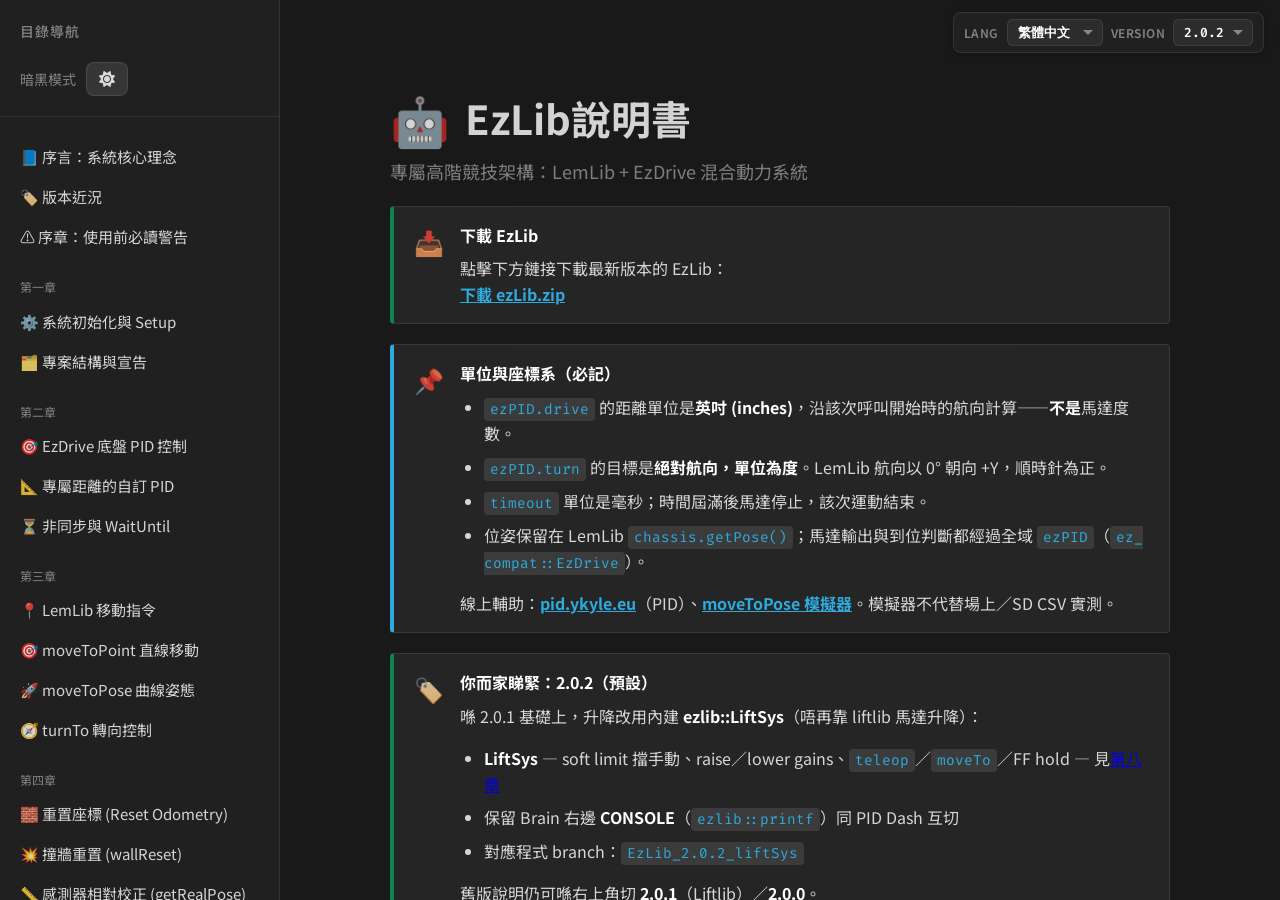
<file: index.html>
<!DOCTYPE html>
<html lang="zh-HK" data-lang="zh" data-docs-version="2.0.2">
<head>
    <meta charset="UTF-8">
    <meta name="viewport" content="width=device-width, initial-scale=1.0">
    <title>EzLib說明書</title>
    <link rel="preconnect" href="https://fonts.googleapis.com">
    <link rel="preconnect" href="https://fonts.gstatic.com" crossorigin>
    <link href="https://fonts.googleapis.com/css2?family=Fira+Code:wght@400;500;700&family=Noto+Sans+HK:wght@400;500;700;900&display=swap" rel="stylesheet">
    <link rel="stylesheet" href="https://cdnjs.cloudflare.com/ajax/libs/font-awesome/6.4.0/css/all.min.css">
    <link rel="stylesheet" href="style.css">
</head>
<body>

    <div class="version-bar" aria-label="Docs controls">
        <span class="version-bar-label">Lang</span>
        <select id="docs-lang" aria-label="Language">
            <option value="zh" selected>繁體中文</option>
            <option value="en">English</option>
        </select>
        <span class="version-bar-label">Version</span>
        <select id="docs-version" aria-label="Select EzLib docs version">
            <option value="2.0.2" selected>2.0.2</option>
            <option value="2.0.1">2.0.1</option>
            <option value="2.0.0">2.0.0</option>
        </select>
    </div>

    <!-- Mobile Header (重新設計排版，防止 Icon 重疊) -->
    <header class="mobile-header">
        <div class="header-left-group">
            <button id="mobile-menu-btn" class="mobile-menu-btn" title="選單">
                <i class="fas fa-bars"></i>
            </button>
            <div class="header-title">
                <span class="page-icon" style="font-size: 20px;">🤖</span>
                <span class="header-text">EzLib · 2.0.2</span>
            </div>
        </div>
    </header>

    <!-- Sidebar Navigation -->
    <nav class="sidebar">
        <div class="sidebar-header">目錄導航</div>
        <div class="sidebar-theme-toggle">
            <span class="theme-label">暗黑模式</span>
            <button id="theme-toggle" class="theme-toggle-btn" title="切換暗黑模式">
                <i class="fas fa-moon"></i>
            </button>
        </div>
        
        <div class="nav-group">
            <a href="#intro" class="nav-link">📘 序言：系統核心理念</a>
            <a href="#version-notes" class="nav-link">🏷️ 版本近況</a>
            <a href="#preface" class="nav-link">⚠️ 序章：使用前必讀警告</a>
        </div>
        
        <div class="nav-group">
            <div style="padding: 0 20px; font-size: 12px; color: var(--text-muted); margin-bottom: 5px;">第一章</div>
            <a href="#ch1-setup" class="nav-link">⚙️ 系統初始化與 Setup</a>
            <a href="#ch1-structure" class="nav-link">🗂️ 專案結構與宣告</a>
        </div>

        <div class="nav-group">
            <div style="padding: 0 20px; font-size: 12px; color: var(--text-muted); margin-bottom: 5px;">第二章</div>
            <a href="#ch2-ezdrive" class="nav-link">🎯 EzDrive 底盤 PID 控制</a>
            <a href="#ch2-inline-pid" class="nav-link">📐 專屬距離的自訂 PID</a>
            <a href="#ch2-slew-exit" class="nav-link">⏳ 非同步與 WaitUntil</a>
        </div>

        <div class="nav-group">
            <div style="padding: 0 20px; font-size: 12px; color: var(--text-muted); margin-bottom: 5px;">第三章</div>
            <a href="#ch3-lemlib" class="nav-link">📍 LemLib 移動指令</a>
            <a href="#ch3-movetopoint" class="nav-link">🎯 moveToPoint 直線移動</a>
            <a href="#ch3-movetopose" class="nav-link">🚀 moveToPose 曲線姿態</a>
            <a href="#ch3-turnto" class="nav-link">🧭 turnTo 轉向控制</a>
        </div>

        <div class="nav-group">
            <div style="padding: 0 20px; font-size: 12px; color: var(--text-muted); margin-bottom: 5px;">第四章</div>
            <a href="#ch4-reset" class="nav-link">🧱 重置座標 (Reset Odometry)</a>
            <a href="#ch4-wallreset" class="nav-link">💥 撞牆重置 (wallReset)</a>
            <a href="#ch4-getrealpose" class="nav-link">📏 感測器相對校正 (getRealPose)</a>
        </div>

        <div class="nav-group">
            <div style="padding: 0 20px; font-size: 12px; color: var(--text-muted); margin-bottom: 5px;">第五章</div>
            <a href="#ch5-fsm" class="nav-link">🔄 狀態機 (FSM) 與防卡死</a>
        </div>

        <div class="nav-group">
            <div style="padding: 0 20px; font-size: 12px; color: var(--text-muted); margin-bottom: 5px;">第六章</div>
            <a href="#ch6-examples" class="nav-link">📖 實戰 Auto 寫法範例</a>
            <a href="#ch6-workflow" class="nav-link">🧭 由推機到寫 Auton</a>
            <a href="#ch6-auto-init" class="nav-link">🛑 1. 為何放棄自動對位？</a>
            <a href="#ch6-skills" class="nav-link">🔥 2. Skills 完美混合連招</a>
            <a href="#ch6-opcontrol" class="nav-link">🎮 3. 極度乾淨的 Opcontrol</a>
        </div>

        <div class="nav-group">
            <div style="padding: 0 20px; font-size: 12px; color: var(--text-muted); margin-bottom: 5px;">第七章</div>
            <a href="#ch7-debug" class="nav-link">🛠️ 遙測與手制快捷鍵</a>
            <a href="#ch7-dash" class="nav-link">🖥️ Brain Dash 主題</a>
            <a href="#ch7-tuner" class="nav-link">🎛️ PID 調校器</a>
            <a href="#ch7-console" class="nav-link since-v201">📟 Brain 右邊 CONSOLE</a>
            <a href="#ch7-sd" class="nav-link">💾 SD 卡 CSV</a>
            <a href="#ch7-monitor" class="nav-link">📱 Controller monitor</a>
            <a href="#ch7-lvgl" class="nav-link">🖼️ standalone LVGL</a>
        </div>

        <div class="nav-group only-v202">
            <div style="padding: 0 20px; font-size: 12px; color: var(--text-muted); margin-bottom: 5px;">第八章（2.0.2）</div>
            <a href="#ch8-liftsys" class="nav-link">🦾 升降臂（LiftSys）入門</a>
        </div>

        <div class="nav-group only-v201">
            <div style="padding: 0 20px; font-size: 12px; color: var(--text-muted); margin-bottom: 5px;">第八章（2.0.1）</div>
            <a href="#ch8-liftlib" class="nav-link">🦾 升降臂（Liftlib）入門</a>
        </div>

        <div class="nav-group">
            <div style="padding: 0 20px; font-size: 12px; color: var(--text-muted); margin-bottom: 5px;"><span class="only-v200">第八章</span><span class="only-v201">第九章</span><span class="only-v202">第九章</span></div>
            <a href="#ch8-quiz" class="nav-link">🎤 裁判訪問練習</a>
        </div>
    </nav>

    <!-- Main Content -->
    <main class="content-container" id="scroll-area">
        <div class="page-cover"></div>
        
        <div class="page-content">
            <!-- Intro -->
            <section id="intro">
                <h1 class="page-title"><span class="page-icon">🤖</span>EzLib說明書</h1>
                <p style="color: var(--text-muted); font-size: 18px; margin-top: -10px; margin-bottom: 20px;">專屬高階競技架構：LemLib + EzDrive 混合動力系統</p>
                
                <div class="callout success">
                    <div class="callout-icon">📥</div>
                    <div class="callout-content">
                        <h4>下載 EzLib</h4>
                        <p>點擊下方鏈接下載最新版本的 EzLib：<br>
                        <a href="https://gofile.io/d/ltHiTh" target="_blank" style="color: var(--accent-blue); font-weight: 700;">下載 ezLib.zip</a></p>
                        </div>
                </div>

                <div class="callout info">
                    <div class="callout-icon">📌</div>
                    <div class="callout-content">
                        <h4>單位與座標系（必記）</h4>
                        <ul>
                            <li><code>ezPID.drive</code> 的距離單位是<strong>英吋 (inches)</strong>，沿該次呼叫開始時的航向計算——<strong>不是</strong>馬達度數。</li>
                            <li><code>ezPID.turn</code> 的目標是<strong>絕對航向，單位為度</strong>。LemLib 航向以 0° 朝向 +Y，順時針為正。</li>
                            <li><code>timeout</code> 單位是毫秒；時間屆滿後馬達停止，該次運動結束。</li>
                            <li>位姿保留在 LemLib <code>chassis.getPose()</code>；馬達輸出與到位判斷都經過全域 <code>ezPID</code>（<code>ez_compat::EzDrive</code>）。</li>
                        </ul>
                        <p>線上輔助：<a href="https://pid.ykyle.eu" target="_blank" style="color: var(--accent-blue); font-weight: 700;">pid.ykyle.eu</a>（PID）、<a href="https://vex.ykyle.eu/moveToPose" target="_blank" style="color: var(--accent-blue); font-weight: 700;">moveToPose 模擬器</a>。模擬器不代替場上／SD CSV 實測。</p>
                    </div>
                </div>

                <div id="version-notes">
                <div class="callout success only-v200">
                    <div class="callout-icon">🏷️</div>
                    <div class="callout-content">
                        <h4>你而家睇緊：2.0.0</h4>
                        <p>呢個版本教你：底盤點行、點轉、點寫 auton、Brain 畫面（Dash）同 PID 調校。右上角可切去 <strong>2.0.2</strong>（LiftSys，預設）或 <strong>2.0.1</strong>（Liftlib）。</p>
                        <ul>
                            <li>對應程式 branch：<code>EzLib_2.0.0_beta</code>（PROS 4.2.3）</li>
                            <li>Brain：Dash／PID 頁／動畫；auton 用 <code>auton_select</code></li>
                            <li>做完可去<a href="#ch8-quiz">裁判訪問練習</a>自測</li>
                        </ul>
                    </div>
                </div>

                <div class="callout success only-v201">
                    <div class="callout-icon">🏷️</div>
                    <div class="callout-content">
                        <h4>你而家睇緊：2.0.1</h4>
                        <p>喺 2.0.0 基礎上，多咗三樣成日會用到嘅嘢：</p>
                        <ul>
                            <li><strong>升降臂</strong>（Liftlib）— 見<a href="#ch8-liftlib">第八章</a>，有抄得走嘅例子</li>
                            <li><strong>Brain 右邊 CONSOLE</strong> — 用 <code>ezlib::printf</code> 睇 live 數值（好似印筆記）</li>
                            <li>PID 頁撳 <strong>Dash</strong> 返去會自動清走 PID 畫面（唔使驚爆紅 mon）</li>
                        </ul>
                        <p>唔使一次讀晒。先跟例子抄，再慢慢改 port／度數。</p>
                    </div>
                </div>
                <div class="callout success only-v202">
                    <div class="callout-icon">🏷️</div>
                    <div class="callout-content">
                        <h4>你而家睇緊：2.0.2（預設）</h4>
                        <p>喺 2.0.1 基礎上，升降改用內建 <strong>ezlib::LiftSys</strong>（唔再靠 liftlib 馬達升降）：</p>
                        <ul>
                            <li><strong>LiftSys</strong> — soft limit 擋手動、raise／lower gains、<code>teleop</code>／<code>moveTo</code>／FF hold — 見<a href="#ch8-liftsys">第八章</a></li>
                            <li>保留 Brain 右邊 <strong>CONSOLE</strong>（<code>ezlib::printf</code>）同 PID Dash 互切</li>
                            <li>對應程式 branch：<code>EzLib_2.0.2_liftSys</code></li>
                        </ul>
                        <p>舊版說明仍可喺右上角切 <strong>2.0.1</strong>（Liftlib）／<strong>2.0.0</strong>。</p>
                    </div>
                </div>

                </div>
                
                <!-- Preface: Warning Section -->
            <section id="preface">
                <h1 class="page-title"><span class="page-icon">⚠️</span>使用前必讀：重要警告</h1>
                <p style="color: var(--text-muted); font-size: 18px; margin-top: -10px; margin-bottom: 20px;">在使用 EzLib 之前，請務必仔細閱讀以下內容</p>
                
                <div class="callout warning">
                    <div class="callout-icon">⚠️</div>
                    <div class="callout-content">
                        <h4>⚠️ 重要警告</h4>
                        <p>本章內容包含<strong>強烈建議</strong>遵守的關鍵注意事項。跳過本章可能導致嚴重後果。</p>
                    </div>
                </div>
                
                <div class="callout danger">
                    <div class="callout-icon">💀</div>
                    <div class="callout-content">
                        <h4>請先理解再使用，否則必被 G4</h4>
                        <p>在使用本套 EzLib 架構之前，你<strong>必須</strong>徹底理解以下核心概念：</p>
                        <ul>
                            <li><strong>LemLib 的 Odometry 原理與限制</strong>：為什麼它會產生累積誤差？</li>
                            <li><strong>EzDrive 的 PID 控制邏輯</strong>：為何需要短距離精準控制（以英吋為單位）？</li>
                            <li><strong>座標重置的時機與方法</strong>：何時需要 <code>wallReset</code>／<code>getRealPose</code>？</li>
                            <li><strong>混合式架構的設計哲學</strong>：為何不能全程依賴單一方案？</li>
                        </ul>
                        <p>如果你<strong>沒有仔細閱讀並理解</strong>本說明書的內容，就直接使用本套系統，我<strong>強烈預期</strong>你會在比賽中被 G4。這不是威脅，而是對你跳過理解步驟的必然結果。</p>
                        <p><strong>理解 → 懂原理 → 再使用</strong>。這是你避免被 G4 的唯一途徑。</p>
                    </div>
                </div>
                
                <div style="text-align: center; margin: 30px 0;">
                    <img src="G4.jpg" alt="G4 Warning" style="max-width: 100%; height: auto; border-radius: 8px; box-shadow: 0 4px 12px rgba(0,0,0,0.3);">
                </div>
                
                <div class="callout success">
                    <div class="callout-icon">📝</div>
                    <div class="callout-content">
                        <h4>學習路徑建議</h4>
                        <p>建議按照以下順序學習：</p>
                        <ol>
                            <li>先理解系統核心理念（本章）</li>
                            <li>仔細閱讀系統初始化與 Setup 章節</li>
                            <li>掌握底盤 PID 控制原理（英吋／絕對航向）</li>
                            <li>學習 LemLib 移動指令（bind 後共用 ezPID）</li>
                            <li>實際應用於 Auto 編寫，並搞清楚 Brain UI（standalone LVGL／Type R Dash）</li>
                            <li>用<a href="#ch8-quiz">裁判訪問練習</a>自測（≥90%＝熟用 EzLib）</li>
                        </ol>
                        <p>跳過任何步驟都可能導致你在比賽中失敗。</p>
                    </div>
                </div>
            </section>
                
                <div class="callout danger">
                    <div class="callout-icon">🚨</div>
                    <div class="callout-content">
                        <h4>為什麼不能全程依賴 LemLib？</h4>
                        <p>LemLib 的 Odometry (里程計) 非常強大，但<strong>絕對不能全程單靠它跑完 15/60 秒的 Auto</strong>。在實際比賽中，底盤碰撞、輪胎打滑、重心轉移，都會產生<strong>累積誤差 (Accumulated Error)</strong>。如果全程只信賴開局的 (0,0) 座標，到了中後段必定會出現嚴重的座標偏移 (Drift)。</p>
                    </div>
                </div>

                <p>因此，本套系統採用了<strong>混合式架構</strong>：我們利用 LemLib 來處理複雜的曲線／長距追蹤 (<code>moveToPose</code> 等)，同時必須結合我們自訂的 <strong>EzDrive (<code>ezPID</code>)</strong> 來執行極高精度的短距離直線／轉向 PID，並在關鍵時刻強制執行<strong>座標重置</strong>（<code>wallReset</code>／<code>getRealPose</code>）。只有這樣，才能確保 Auto 百發百中。</p>
            </section>

            <div class="section-divider"></div>

            <!-- Chapter 1 -->
            <h2 id="ch1-setup">第一章：系統初始化與 Setup</h2>
            
            <p>在 <code>main.cpp</code> 的 <code>initialize()</code> 函數中，我們必須一次過設定好 LemLib、EzDrive 以及背景任務。這決定了整部機器人的物理反應基準。</p>

            <div class="callout info">
                <div class="callout-icon">📘</div>
                <div class="callout-content">
                    <h4>LemLib Chassis 設定注意事項</h4>
                    <p>關於 LemLib <code>chassis</code> 基礎硬件設定（例如 Drivetrain、Sensors、PID 參數宣告），請直接參閱 <a href="https://lemlib.readthedocs.io/" target="_blank" style="color: var(--accent-blue);">LemLib 官方說明手冊</a>。本說明書將專注於實戰的進階邏輯與 EzDrive 自訂底盤的整合應用。</p>
                    <p><strong>重要：</strong><code>EzDrive</code> 建構式會呼叫 <code>chassis.bindEzDrive(this)</code>。因此 <code>moveToPoint</code>、<code>moveToPose</code>、<code>turnToHeading</code>、<code>turnToPoint</code>、<code>swingToHeading</code>、<code>swingToPoint</code> <strong>共用</strong> <code>ezPID</code> 的 drive／turn PID——不必另調一套 LemLib angular gains。建構時留下的 LemLib <code>ControllerSettings</code> 在 bind 之後僅屬建構 API，實際出力走 <code>ezPID</code>。</p>
                </div>
            </div>

            <div class="code-block-wrapper">
                <div class="code-header">📁 main.cpp -> initialize()</div>
                <div class="code-block">
<span class="c-kw">void</span> <span class="c-fn">initialize</span>() {
    <span class="c-co">// --- 1. LemLib 初始化 ---</span>
    chassis.<span class="c-fn">calibrate</span>(); <span class="c-co">// 必須執行，校準 IMU 與 Tracking Wheels</span>

    <span class="c-co">// --- 2. EzDrive 參數設定（距離單位：英吋） ---</span>
    ezPID.<span class="c-fn">set_x_drive</span>(<span class="c-kw">false</span>);

    <span class="c-co">// [直行 PID] P:推力, I:微調積分, D:煞車防震, startI:積分啟動閾值</span>
    ezPID.<span class="c-fn">set_drive_constants</span>(<span class="c-st">8.25</span>, <span class="c-st">0</span>, <span class="c-st">42</span>, <span class="c-st">0</span>);

    <span class="c-co">// [直行鎖向 PID] 只服務 ezPID.drive() 直線；不用於 moveToPose 角向</span>
    ezPID.<span class="c-fn">set_heading_constants</span>(<span class="c-st">4</span>, <span class="c-st">0</span>, <span class="c-st">10</span>, <span class="c-st">0</span>);

    <span class="c-co">// [轉向 PID] 控制原地旋轉；亦供 bind 後的 LemLib turn／curve 角向</span>
    ezPID.<span class="c-fn">set_turn_constants</span>(<span class="c-st">4.1</span>, <span class="c-st">0</span>, <span class="c-st">30</span>, <span class="c-st">15</span>);

    <span class="c-co">// Slew：數值愈小起動愈溫和。turn_slew &gt;= 250 時轉向不限斜率</span>
    ezPID.<span class="c-fn">set_drive_slew</span>(<span class="c-st">12</span>);
    ezPID.<span class="c-fn">set_turn_slew</span>(<span class="c-st">255</span>);

    <span class="c-co">// 退出條件: (小誤差, 小誤差時間ms, 大誤差, 大誤差時間ms, vel_t)</span>
    <span class="c-co">// drive 誤差單位：英吋；turn 誤差單位：度</span>
    ezPID.<span class="c-fn">set_drive_exit_conditions</span>(<span class="c-st">0.5</span>, <span class="c-st">100</span>, <span class="c-st">2</span>, <span class="c-st">500</span>, <span class="c-st">0</span>);
    ezPID.<span class="c-fn">set_turn_exit_conditions</span>(<span class="c-st">1</span>, <span class="c-st">100</span>, <span class="c-st">3</span>, <span class="c-st">250</span>, <span class="c-st">0</span>);

    ezPID.<span class="c-fn">set_drive_velocity_threshold</span>(<span class="c-st">0.10</span>);
    ezPID.<span class="c-fn">set_turn_velocity_threshold</span>(<span class="c-st">0.25</span>);
    ezPID.<span class="c-fn">set_heading_velocity_threshold</span>(<span class="c-st">0.25</span>);

    <span class="c-co">// --- 3. PID 調校器（Brain + 手掣；場控接上會自動 teardown） ---</span>
    pidTuner.<span class="c-fn">start</span>();
}
                </div>
            </div>

            <div class="callout success">
                <div class="callout-icon">💡</div>
                <div class="callout-content">
                    <h4>startI 與到位判斷</h4>
                    <p><code>startI</code>：只有 <code>|error|</code> 小於此值且 <code>startI != 0</code> 才積分；誤差變號時積分清零。</p>
                    <p>到位條件：誤差在 small／big 區間維持夠久，且 <code>|derivative| &lt;= velocity_threshold</code>（見上方 exit／vel 設定）。</p>
                    <p><code>ezPID.turn</code> 與 <code>chassis.turnToHeading</code> 在 bind 後<strong>PID 相同</strong>，但 motion 邏輯略有差異（direction／minSpeed／earlyExit 等）。日常 auton 用 <code>ezPID.turn</code> 即可。</p>
                </div>
            </div>

            <h3 id="ch1-structure" style="margin-top: 30px;">專案結構與宣告慣例</h3>

            <div class="only-v200">
            <p>簡單記：<strong>你改 customs</strong>；庫檔一般唔使動。<code>chassis</code>／<code>ezPID</code>／<code>pidTuner</code> 喺 <code>src/main.cpp</code> 整好。</p>
            <table class="notion-table">
                <tr><th>路徑</th><th>你要知咩</th></tr>
                <tr><td><code>src/main.cpp</code></td><td>開機設定、底盤、PID 數字</td></tr>
                <tr><td><code>include/customs/</code> + <code>src/customs/</code></td><td><strong>你寫嘅</strong>：auton、掣、機構</td></tr>
                <tr><td><code>include/ezlib/</code></td><td>庫（通常唔改）</td></tr>
            </table>
            <p>開頭通常會：<code>#include "ezlib/ez_compat.hpp"</code>、<code>#include "customs/dash_config.hpp"</code>。</p>
            </div>

            <div class="only-v201">
            <p>2.0.1 多咗升降臂庫；檔案位置可以咁記：</p>
            <table class="notion-table">
                <tr><th>你想改咩</th><th>去邊</th></tr>
                <tr><td>auton／掣／氣壓</td><td><code>customs/</code>（你嘅功課簿）</td></tr>
                <tr><td>底盤 PID、開機</td><td><code>src/main.cpp</code></td></tr>
                <tr><td>升降臂</td><td>都係 <code>main.cpp</code> 宣告 <code>armLift</code>；細節見<a href="#ch8-liftlib">第八章</a></td></tr>
                <tr><td>Brain 印字（CONSOLE）</td><td><code>#include "ezlib/console.hpp"</code> 之後 <code>ezlib::printf</code></td></tr>
            </table>
            <div class="callout info">
                <div class="callout-icon">💡</div>
                <div class="callout-content">
                    <h4>小白心態</h4>
                    <p>唔使一次搞明全部資料夾。先令車郁、再加臂、再印數值。卡關就抄下面例子改 port 同度數。</p>
                </div>
            </div>
            </div>

            <div class="only-v202">
            <p>2.0.2 升降喺 ezlib 入面；檔案位置可以咁記：</p>
            <table class="notion-table">
                <tr><th>你想改咩</th><th>去邊</th></tr>
                <tr><td>auton／掣／氣壓</td><td><code>customs/</code></td></tr>
                <tr><td>底盤 PID、開機</td><td><code>src/main.cpp</code></td></tr>
                <tr><td>升降臂</td><td><code>main.cpp</code> 宣告 <code>ezlib::LiftSys armLift</code>；細節見<a href="#ch8-liftsys">第八章</a></td></tr>
                <tr><td>Brain 印字（CONSOLE）</td><td><code>#include "ezlib/console.hpp"</code> 之後 <code>ezlib::printf</code></td></tr>
            </table>
            </div>

            <div class="callout info">
                <div class="callout-icon">🖥️</div>
                <div class="callout-content">
                    <h4>Brain UI 點用</h4>
                    <p>畫面用 <code>telem_dash</code>（Dash）、PID 頁、動畫 overlay。Auton 用 <code>auton_select::init({名, 函數})</code>，手掣 ←→ 換名。細節見第七章。</p>
                </div>
            </div>

            <div class="code-block-wrapper">
                <div class="code-header">📁 objDeclare.hpp / main.cpp（摘要）</div>
                <div class="code-block">
<span class="c-co">// include/customs/objDeclare.hpp</span>
<span class="c-kw">extern</span> lemlib::Chassis chassis;
<span class="c-kw">extern</span> ez_compat::EzDrive ezPID;
<span class="c-kw">extern</span> ez_compat::PidTuner pidTuner;
<span class="c-co">// Auton 用 auton_select（headless）— 無 rd::Selector</span>
<span class="c-kw">extern</span> pros::Controller controller;
<span class="c-kw">extern</span> pros::MotorGroup leftMotors;
<span class="c-kw">extern</span> pros::MotorGroup rightMotors;
<span class="c-kw">extern</span> pros::Imu imu;
<span class="c-kw">extern</span> <span class="c-kw">const</span> lv_img_dsc_t robot01; <span class="c-co">// … robot10</span>

<span class="c-kw">inline</span> pros::Distance dist_front(<span class="c-st">6</span>);
<span class="c-kw">inline</span> pros::Distance dist_back(<span class="c-st">21</span>);
<span class="c-kw">inline</span> pros::Distance dist_left(<span class="c-st">3</span>);
<span class="c-kw">inline</span> pros::Distance dist_right(<span class="c-st">9</span>);

<span class="c-kw">inline</span> pros::Motor left_intake(<span class="c-st">20</span>);
<span class="c-kw">inline</span> pros::Motor right_intake(-<span class="c-st">17</span>);
<span class="c-kw">inline</span> pros::Motor low_roller(<span class="c-st">18</span>);
<span class="c-kw">inline</span> pros::Motor high_roller(<span class="c-st">19</span>);
<span class="c-kw">inline</span> pros::MotorGroup intake_motors({<span class="c-st">20</span>, -<span class="c-st">17</span>});

<span class="c-kw">inline</span> pros::adi::Pneumatics arm(<span class="c-st">'A'</span>, <span class="c-kw">false</span>);
<span class="c-kw">inline</span> pros::adi::Pneumatics cover(<span class="c-st">'D'</span>, <span class="c-kw">false</span>);
<span class="c-kw">inline</span> pros::adi::Pneumatics hook(<span class="c-st">'B'</span>, <span class="c-kw">false</span>);
<span class="c-kw">inline</span> pros::adi::Pneumatics matchload(<span class="c-st">'C'</span>, <span class="c-kw">false</span>);

<span class="c-co">// src/main.cpp（定義底盤側）</span>
pros::MotorGroup rightMotors({<span class="c-st">11</span>, <span class="c-st">12</span>, <span class="c-st">13</span>}, pros::MotorGearset::blue);
pros::MotorGroup leftMotors({-<span class="c-st">14</span>, -<span class="c-st">15</span>, -<span class="c-st">16</span>}, pros::MotorGearset::blue);
pros::Imu imu(<span class="c-st">5</span>);
<span class="c-co">// … TrackingWheel / Drivetrain / Chassis …</span>
ez_compat::EzDrive ezPID(chassis, drivetrain);
ez_compat::PidTuner pidTuner(ezPID);
                </div>
            </div>

            <div class="callout info">
                <div class="callout-icon">🌡️</div>
                <div class="callout-content">
                    <h4>Dash 溫度：<code>dash_config.hpp</code>（必改檔）</h4>
                    <p>Brain Dash 的 <strong>DRV</strong>／<strong>MCH</strong> 兩行溫度<strong>只</strong>由 <code>include/customs/dash_config.hpp</code> 決定——不用改 <code>ezlib/telem_dash.cpp</code>。</p>
                    <ul>
                        <li><strong>DRV</strong>：<code>format_drive_temps</code> — 左 LF/LM/LB｜右 RF/RM/RB（<code>leftMotors</code>／<code>rightMotors</code>）</li>
                        <li><strong>MCH</strong>：<code>format_mech_temps</code> — L_intake／R_intake｜low／high roller</li>
                    </ul>
                    <p>MotorGroup 用 <code>get_temperature(index)</code>：<code>index</code> = 在 <code>main.cpp</code> list <strong>裡面次序</strong>（0、1、2…），<strong>不是</strong> smart-port 號。例：<code>leftMotors({-14, -15, -16})</code> → index <code>0</code>=port 14。獨立 <code>pros::Motor</code> 用 <code>motor.get_temperature()</code>。</p>
                </div>
            </div>

            <div class="callout warning">
                <div class="callout-icon">⚠️</div>
                <div class="callout-content">
                    <h4>馬達／氣動注意</h4>
                    <p>負 port = 反轉（例 <code>-14</code>）。<strong>禁止</strong>對同一 port 再宣告一份 <code>pros::Motor(...)</code>——會與 <code>MotorGroup</code> 搶 reverse／encoder，導致 <code>ezPID.drive</code> 異常。Intake 用獨立馬達；底盤只用 <code>leftMotors</code>／<code>rightMotors</code>。</p>
                    <p>氣動：<code>pros::adi::Pneumatics(port, start_extended)</code>，第二參數 <code>false</code> = 開機收回。手制 <code>pneumaticsBtn()</code>（<code>controls.cpp</code>）——<strong>僅在 tuner 關閉時</strong>呼叫（避免同 X／A 衝突）。常用：X＝arm／hook 序列、A＝<code>hook.toggle()</code>、Y＝<code>matchload.toggle()</code>。</p>
                </div>
            </div>

            <div class="section-divider"></div>

            <!-- Chapter 2 -->
            <h2 id="ch2-ezdrive">第二章：EzDrive 底盤 PID 控制</h2>
            
            <p>在 Auto 階段，EzDrive（全域 <code>ezPID</code>）負責執行最高精度的點對點移動與轉向。距離以<strong>英吋</strong>計，轉向以<strong>絕對航向（度）</strong>計。</p>

            <div class="code-block-wrapper">
                <div class="code-header">📁 API 簽名</div>
                <div class="code-block">
<span class="c-kw">void</span> <span class="c-fn">drive</span>(<span class="c-ty">double</span> distance_inches, <span class="c-ty">int</span> max_speed, <span class="c-ty">int</span> timeout = <span class="c-st">1500</span>, <span class="c-ty">bool</span> async = <span class="c-kw">false</span>);
<span class="c-kw">void</span> <span class="c-fn">turn</span>(<span class="c-ty">double</span> angle, <span class="c-ty">int</span> max_speed, <span class="c-ty">int</span> timeout = <span class="c-st">1500</span>, <span class="c-ty">bool</span> async = <span class="c-kw">false</span>); <span class="c-co">// 絕對航向 °</span>
                </div>
            </div>

            <div class="code-block-wrapper">
                <div class="code-block">
ezPID.<span class="c-fn">drive</span>(<span class="c-st">24</span>, <span class="c-st">100</span>, <span class="c-st">2000</span>);
ezPID.<span class="c-fn">drive</span>(-<span class="c-st">12</span>, <span class="c-st">90</span>, <span class="c-st">1800</span>);
ezPID.<span class="c-fn">turn</span>(<span class="c-st">90</span>, <span class="c-st">100</span>, <span class="c-st">1500</span>);
ezPID.<span class="c-fn">turn</span>(<span class="c-st">0</span>, <span class="c-st">90</span>, <span class="c-st">1500</span>);
                </div>
            </div>

            <div class="callout warning">
                <div class="callout-icon">⚠️</div>
                <div class="callout-content">
                    <h4>Auton 距離注意</h4>
                    <p><code>ezPID.drive</code> 用<strong>英吋</strong>；<code>ezPID.turn</code> 用<strong>絕對航向（度）</strong>。量距離請用手掣 menu 1 嘅 <code>D:</code>。</p>
                </div>
            </div>

            <h3 id="ch2-inline-pid">絕對準則：每一段距離都有最佳的 PID 數值</h3>
            
            <div class="callout warning">
                <div class="callout-icon">⚠️</div>
                <div class="callout-content">
                    <h4>不能一條數用到尾</h4>
                    <p>很多新手會犯一個嚴重錯誤：設定好一組 <code>kp, ki, kd</code> 後，就期望它能完美推動車子行 5 吋，又能完美行 50 吋。<strong>這在物理上是不可能的。</strong> 理論上，推動長距離需要更大的煞車力 (kd) 來抵消龐大的慣性；而短距離微調則需要更敏銳的比例推力 (kp)。</p>
                </div>
            </div>

            <p>因此，我們的 <code>ezPID.drive</code>／<code>turn</code> 支援 <strong>Inline PID（單次增益覆寫）</strong>。結束後恢復全域值；<code>startI</code> 不變。針對特定距離，可傳入專屬的 <code>{.p, .i, .d}</code>。</p>
            
            <div class="callout info">
                <div class="callout-icon">💡</div>
                <div class="callout-content">
                    <h4>PID 模擬器</h4>
                    <p>調增益前先建立直覺，請用：<br>
                    <a href="https://pid.ykyle.eu" target="_blank" style="color: var(--accent-blue); font-weight: 700;">pid.ykyle.eu — PID 模擬器</a></p>
                    <p>可調 P／I／D、睇 overshoot，再上機用 Brain／controller <strong>PID tuner</strong> + <code>/usd/pid_tune_log.csv</code>。模擬器不代替場上實測。</p>
                </div>
            </div>

            <div class="code-block-wrapper">
                <div class="code-block">
<span class="c-co">// 語法: drive(英吋, 最高速度, 逾時ms, PIDGains, 是否非同步)</span>

<span class="c-co">// 1. 使用預設的 Global PID</span>
ezPID.<span class="c-fn">turn</span>(<span class="c-st">90</span>, <span class="c-st">90</span>, <span class="c-st">1500</span>, <span class="c-kw">true</span>);

<span class="c-co">// 2. 單次覆寫增益（結束後恢復；startI 不變）</span>
ezPID.<span class="c-fn">drive</span>(<span class="c-st">12</span>, <span class="c-st">90</span>, <span class="c-st">1800</span>, {.<span class="c-vr">p</span> = <span class="c-st">8.25</span>, .<span class="c-vr">i</span> = <span class="c-st">0</span>, .<span class="c-vr">d</span> = <span class="c-st">42</span>}, <span class="c-kw">false</span>);
ezPID.<span class="c-fn">turn</span>(<span class="c-st">90</span>, <span class="c-st">90</span>, <span class="c-st">1500</span>, {.<span class="c-vr">p</span> = <span class="c-st">4.1</span>, .<span class="c-vr">i</span> = <span class="c-st">0</span>, .<span class="c-vr">d</span> = <span class="c-st">30</span>}, <span class="c-kw">false</span>);
                </div>
            </div>

            <h3 id="ch2-slew-exit" style="margin-top: 30px;">⏳ 非同步／同步控制與 WaitUntil</h3>
            <p>在 <code>drive</code> 或 <code>turn</code> 的最後一個參數設為 <code>true</code> 即可開啟<strong>非同步模式 (Async)</strong>，讓程式可以立刻執行下一行（例如提早啟動 Intake）。同一時間只有一個運動佔用底盤；<code>pidTuner</code> 開啟或 <code>ezPID.is_busy()</code> 時 arcade 會關閉。</p>
            
            <div class="callout danger">
                <div class="callout-icon">⚠️</div>
                <div class="callout-content">
                    <h4>重要：必須等待完成 (waitUntilDone)</h4>
                    <p>配合 <code>ezPID.waitUntil(inches)</code> 觸發半途動作後，<strong>必須添加 <code>ezPID.waitUntilDone()</code></strong>。這能確保移動完全結束後才執行下一個底盤指令，否則新舊動作會嚴重衝突。</p>
                    <p><code>ezPID.waitUntilDone()</code> 在 <code>motions_pending == 0</code> 且 <code>!chassis.isInMotion()</code> 時返回，或安全時限後 <code>cancel_movement()</code>。長底盤運動請用 <code>chassis.waitUntilDone()</code>。</p>
                </div>
            </div>

            <div class="code-block-wrapper">
                <div class="code-block">
<span class="c-co">// 例子：向前行 24 吋，去到一半 (12 吋) 提早開 Intake</span>
ezPID.<span class="c-fn">drive</span>(<span class="c-st">24</span>, <span class="c-st">80</span>, <span class="c-st">2500</span>, <span class="c-kw">true</span>);
ezPID.<span class="c-fn">waitUntil</span>(<span class="c-st">12</span>);
intake_motors.<span class="c-fn">move</span>(<span class="c-st">127</span>);
ezPID.<span class="c-fn">waitUntilDone</span>();
                </div>
            </div>

            <p><strong>參數詳解：</strong></p>
            <ul>
                <li><code>distance_inches</code>：直行目標距離（英吋，可為負）。</li>
                <li><code>angle</code>：轉向目標<strong>絕對航向</strong>（度）。</li>
                <li><code>max_speed</code>：最高速度 (0–127)。</li>
                <li><code>timeout</code>：強制退出時間 (毫秒)。安全網，防止死等。</li>
                <li><code>gains</code>：可選 <code>{.p, .i, .d}</code> 單次覆寫。</li>
                <li><code>async</code>：設為 <code>true</code> 時底盤在背景移動，程式立刻往下執行。</li>
            </ul>

            <div class="section-divider"></div>

            <!-- Chapter 3 -->
            <h2 id="ch3-lemlib">第三章：LemLib 移動指令</h2>
            <p>對於長距離、跨越半個場地、或者需要畫出優雅曲線的動作，我們交給 LemLib 處理。<code>async</code> 預設為 <strong>true</strong>；要阻塞可傳 <code>false</code> 或之後呼叫 <code>waitUntilDone()</code>。</p>

            <div class="callout info">
                <div class="callout-icon">🔗</div>
                <div class="callout-content">
                    <h4>bind 後共用 ezPID</h4>
                    <p>綁定 EzDrive 之後，下表所列運動的 drive／turn PID 都走 <code>ezPID</code>。你調好的 <code>set_drive_constants</code>／<code>set_turn_constants</code> 會同時影響 LemLib 曲線與 <code>ezPID.drive</code>／<code>turn</code>。</p>
                </div>
            </div>

            <table class="notion-table">
                <tr><th>呼叫</th><th>PID（bind 後）</th><th>備註</th></tr>
                <tr><td><code>turnToHeading</code>／<code>turnToPoint</code></td><td>turn</td><td>可設 direction／minSpeed／earlyExit</td></tr>
                <tr><td><code>swingTo*</code></td><td>turn + swing_power</td><td>鎖定一側</td></tr>
                <tr><td><code>moveToPoint</code></td><td>drive + turn</td><td>＜7.5in 時角向輸出降為 0</td></tr>
                <tr><td><code>moveToPose</code></td><td>drive + turn + lead</td><td>無獨立 ezPID API 對等</td></tr>
            </table>

            <h3 id="ch3-movetopoint">1. moveToPoint (點對點直線移動)</h3>
            <p>最基礎的移動方式。車子會計算自身位置與目標點的直線距離，並驅動底盤前往。<strong>注意：它不會管你到達時車頭指著哪裡。</strong></p>

            <div class="code-block-wrapper">
                <div class="code-block">
<span class="c-co">// 基礎寫法：chassis.moveToPoint(x, y, timeout);</span>
chassis.<span class="c-fn">moveToPoint</span>(<span class="c-st">0</span>, <span class="c-st">24</span>, <span class="c-st">2500</span>, {}, <span class="c-kw">false</span>);

<span class="c-co">// 進階寫法：加入參數 (Params)</span>
chassis.<span class="c-fn">moveToPoint</span>(<span class="c-st">24</span>, <span class="c-st">48</span>, <span class="c-st">2000</span>, {
    .<span class="c-vr">forwards</span> = <span class="c-kw">false</span>,  <span class="c-co">// 車尾向前駛過去 (預設 true)</span>
    .<span class="c-vr">maxSpeed</span> = <span class="c-st">90</span>     <span class="c-co">// 限制最高速度 (0-127)</span>
});
                </div>
            </div>

            <h3 id="ch3-movetopose" style="margin-top: 30px;">2. moveToPose (曲線姿態移動)</h3>
            <p>指令要求車子到達 <code>(x, y)</code> 時，車頭必須精確指著 <code>theta</code> 角度。角向使用 turn PID（不是 heading hold PID）。</p>
            
            <div class="callout info">
                <div class="callout-icon">💻</div>
                <div class="callout-content">
                    <h4>互動式模擬器</h4>
                    <p>建議先使用 <a href="https://vex.ykyle.eu/moveToPose" target="_blank" style="color: var(--accent-blue); font-weight: 700;">moveToPose 模擬器</a> 練習參數調整，理解不同參數對機器人路徑的影響。</p>
                </div>
            </div>

            <div class="code-block-wrapper">
                <div class="code-block">
<span class="c-co">// 移至 (24, 24) 且最終車頭朝向 90 度</span>
chassis.<span class="c-fn">moveToPose</span>(<span class="c-st">24</span>, <span class="c-st">24</span>, <span class="c-st">90</span>, <span class="c-st">3000</span>, {
    .<span class="c-vr">lead</span> = <span class="c-st">0.4</span>,
    .<span class="c-vr">maxSpeed</span> = <span class="c-st">100</span>
}, <span class="c-kw">false</span>);
                </div>
            </div>

            <h4 style="color: var(--text-bold); margin-top: 20px; margin-bottom: 10px;">常用參數詳解</h4>
            <table class="notion-table">
                <tr><th>參數 (Parameter)</th><th>詳細說明與應用場景</th></tr>
                <tr><td><code>forwards</code></td><td>預設 <code>true</code>。設為 <code>false</code> 代表車尾向前行駛。</td></tr>
                <tr><td><code>lead</code></td><td>決定車子多早就開始轉向。太低會直角急轉，太高會畫極大圓弧。</td></tr>
                <tr><td><code>maxSpeed</code></td><td>限制最高速度 (0–127)。</td></tr>
                <tr><td><code>minSpeed</code></td><td>最低速度。設為非零值時，退出條件會切換為「較不精確但更平滑」。</td></tr>
                <tr><td><code>earlyExitRange</code></td><td>連貫動作神技。<strong>建議配合 minSpeed &gt; 0</strong>。車子進入範圍內即提早結束指令。</td></tr>
                <tr><td><code>direction</code></td><td>轉向方向（turn／swing 常用）。</td></tr>
            </table>

            <h3 id="ch3-turnto" style="margin-top: 30px;">3. turnToHeading & turnToPoint</h3>
            <p>專注於原地轉向 (Pivot Turn)。bind 後角向 PID 與 <code>ezPID.turn</code> 相同。</p>

            <div class="code-block-wrapper">
                <div class="code-block">
chassis.<span class="c-fn">turnToHeading</span>(<span class="c-st">90</span>, <span class="c-st">1500</span>, {}, <span class="c-kw">false</span>);

<span class="c-co">// 轉向面向座標點 (24, 48)</span>
chassis.<span class="c-fn">turnToPoint</span>(<span class="c-st">24</span>, <span class="c-st">48</span>, <span class="c-st">1000</span>, {
    .<span class="c-vr">direction</span> = AngularDirection::CW_CLOCKWISE,
    .<span class="c-vr">minSpeed</span> = <span class="c-st">15</span>
});
                </div>
            </div>

            <div class="section-divider"></div>

            <!-- Chapter 4 -->
            <h2 id="ch4-reset">第四章：重置座標 (Reset Odometry)</h2>
            <p>呼應序言：為了解決累積誤差，我們必須在 Auto 的中段，利用場地邊界或感測器重新校正 <code>(x, y, theta)</code>。實作在 <code>src/ezlib/relocate.cpp</code>。</p>

            <h3 id="ch4-wallreset">撞牆重置 (wallReset)</h3>
            <p>利用電流＋低速判定「確定撞實」後，把對應軸寫死為 0，並寫入 <code>theta</code>。</p>

            <div class="code-block-wrapper">
                <div class="code-block">
<span class="c-co">// 語法: wallReset(軸向, 速度, 目標角度, 逾時毫秒)</span>
<span class="c-co">// 例：向後撞、貼著定義 Y=0 的牆（axis 'x'），航向寫 0</span>
<span class="c-fn">wallReset</span>(<span class="c-st">'x'</span>, -<span class="c-st">30</span>, <span class="c-st">0</span>, <span class="c-st">800</span>);
                </div>
            </div>
            <table class="notion-table">
                <tr><th>參數</th><th>意義</th></tr>
                <tr><td><code>axis</code></td><td><code>'x'</code>：認為貼緊 <strong>X 軸牆</strong> → <code>setPose(x, 0, theta)</code>；<code>'y'</code> → <code>setPose(0, y, theta)</code></td></tr>
                <tr><td><code>velocity</code></td><td><code>tank(v,v)</code> 恆功率；負＝倒車撞，正＝前撞（常見 ±30～60）</td></tr>
                <tr><td><code>theta</code></td><td>撞實當下強制寫入的航向</td></tr>
                <tr><td><code>timeout_ms</code></td><td>安全超時；內部用 <code>|vel|&lt;2</code> 且電流 &gt;2000mA 維持約 100ms 當 stall</td></tr>
            </table>
            <p>撞完會 <code>tank(0,0)</code>、短 delay，然後還原 <code>BRAKE_COAST</code>。之後通常再接 <code>getRealPose</code> 修另一軸。</p>

            <h3 id="ch4-getrealpose">感測器相對校正 (getRealPose)</h3>
            <p>這是本系統的中段微調函數。語意是<strong>相對校正</strong>：<code>expected − (actual_perp − golden) × side</code>，其中 <code>actual_perp = get_kf_dist × cos(α)</code>，α 為 beam 與牆法線夾角（來自 <code>chassis</code> θ）——<strong>不必</strong>量測 distance sensor 相對 tracking center 的 CAD offset（<code>golden</code> 已包）。</p>

            <div class="code-block-wrapper">
                <div class="code-block">
<span class="c-co">// 語法: getRealPose(expected, golden, sensor, side)</span>
<span class="c-co">// 例：右感測器朝東 (side=+1)，預期 X≈0，golden 量過 = 17.61"</span>
<span class="c-co">// 第三個參數 θ：你 setPose 寫入的航向（同 getRealPose 內部用的 odom θ 是兩件事）</span>
chassis.<span class="c-fn">setPose</span>(
    <span class="c-fn">getRealPose</span>(<span class="c-st">0</span>, <span class="c-st">17.61</span>, dist_right, <span class="c-st">1</span>),
    <span class="c-fn">getRealPose</span>(<span class="c-st">0</span>, <span class="c-st">8.7</span>,  dist_back, -<span class="c-st">1</span>),
    <span class="c-st">0</span>   <span class="c-co">// 後面 auton 當 facing 0 寫；只修 XY 可改 chassis.getPose().theta</span>
);
                </div>
            </div>

            <table class="notion-table">
                <tr><th>參數 (Parameter)</th><th>設定與原理解釋</th></tr>
                <tr><td><code>expected</code></td><td>你<strong>預期</strong>此時該軸座標（例：應在 Y=0 附近就傳 <code>0</code>）。</td></tr>
                <tr><td><code>golden</code></td><td>當機器人<strong>真的停在 expected</strong>（量時盡量正對牆）時，感測器應讀到的距離（吋）。練習場量一次寫死即可——<strong>已包含安裝 offset</strong>。</td></tr>
                <tr><td><code>sensor</code></td><td><code>dist_front</code>／<code>back</code>／<code>left</code>／<code>right</code>。內部經 <code>get_kf_dist</code> 濾波（壞讀數 → <code>999</code> 或上一格）。</td></tr>
                <tr><td><code>side</code></td><td><code>+1</code>：感測器朝<strong>座標增大</strong>方向（北／東）；<code>-1</code>：朝南／西。</td></tr>
            </table>

            <div class="callout success">
                <div class="callout-icon">🛡️</div>
                <div class="callout-content">
                    <h4>getRealPose 的內部防護機制</h4>
                    <p>1. <strong>KF／濾波讀數</strong>：一律查 conf（<code>&lt;30</code>／<code>PROS_ERR</code>）→ 回傳 <code>expected</code>。<br>
                    2. <strong>heading cos 投影</strong>：用現在 <code>chassis</code> θ + sensor mount 做 <code>actual_perp = actual × cos(α)</code>；小角度不必次次 <code>wallReset</code>。<code>|α| &gt; 25°</code> 放棄校正。<br>
                    3. <strong>微小誤差忽略</strong>：若 <code>|diff| &lt; 0.25"</code>，不作修正。<br>
                    4. <strong>correction clamp ±6"</strong>：單次修正上限，避免一次跳飛。<br>
                    5. <strong>避開場地公差</strong>：只問「相對練車時量好的 golden 差了幾吋」，不會把圍欄砌裝誤差寫進絕對場地尺。</p>
                </div>
            </div>

            <table class="notion-table">
                <tr><th>問題</th><th>答案</th></tr>
                <tr><td>要不要 CAD sensor offset？</td><td><strong>不用。</strong> <code>golden</code> 在正確姿態量一次就包了。</td></tr>
                <tr><td><code>getRealPose</code> 計距離時 θ？</td><td><strong>不用你當 0</strong>——函數讀 <code>chassis.getPose().theta</code> 做 cos。前提是 odom／IMU 大致準。</td></tr>
                <tr><td><code>setPose(..., θ)</code> 寫入？</td><td>後面路徑當什麼角，就寫什麼角。整段當 (0,0,0) → 寫 <code>0</code>；只修牆距 → 傳現在 <code>theta</code>。<strong>不要</strong>實際 45° 又硬寫 <code>0</code>。</td></tr>
            </table>

            <table class="notion-table">
                <tr><th>方法</th><th>大概時間</th><th>幾時用</th></tr>
                <tr><td>cos 補償（內建）</td><td>0 ms</td><td>日常 mid-auton；偏幾度～十幾度</td></tr>
                <tr><td>短 <code>ezPID.turn</code> 再 reset</td><td>~200–400 ms</td><td>θ 已歪到 &gt;15–20°</td></tr>
                <tr><td><code>wallReset</code></td><td>~0.8–1.5 s</td><td>要硬鎖一軸／完全不信距離</td></tr>
            </table>

            <p>量 <code>golden</code>：物理對位／治具把車放到 auton 中該 reset 的姿態 → 讀 Brain <strong>Dash DIST</strong> 該格吋數 → 寫進程式。換場地若圍欄差很多，可重量 golden，而不必改整套 offset 幾何。</p>

            <div class="callout info">
                <div class="callout-icon">⚖️</div>
                <div class="callout-content">
                    <h4>與 RW-Template 絕對重置的對比</h4>
                    <p><a href="https://github.com/richardbwang/RW-Template" target="_blank" style="color: var(--accent-blue);">RW-Template</a> 的 distance reset 走<strong>絕對場地座標</strong>（牆在 ±70.25"，必須量 CAD sensor offset；斜牆用射線）。EzLib 刻意用<strong>預計−實際</strong>的相對模型 + cos(α)：調參成本是每段 reset 記一個 <code>golden</code>，換場地若圍欄差很多可重量 golden，而不必改整套 offset 幾何。無內建 MCL。</p>
                    <p>要少量 CAD、對抗爛場地、auton 裡已知「我大概在哪」→ 用 <code>getRealPose</code> + <code>wallReset</code>。要斜牆射線／可選 MCL／與絕對場地路徑緊耦合 → RW-Template 較完整，但要認真量 offset，並接受場地公差會入系統。</p>
                </div>
            </div>

            <div class="section-divider"></div>

            <!-- Chapter 5 -->
            <h2 id="ch5-fsm">第五章：狀態機 (FSM) 與防卡死機制</h2>
            <p>機構控制（如 Intake）嚴禁在 <code>opcontrol</code> 裡面寫死 <code>motor.move()</code>。建議依賴 Enum 與 Switch 的狀態機架構，以支援智能防卡死與非同步操作。氣動手制見 <code>pneumaticsBtn()</code>（<code>controls.cpp</code>）——<strong>僅在 tuner 關閉時</strong>呼叫，避免與 X／A 調校鍵衝突。</p>

            <div class="code-block-wrapper">
                <div class="code-header">📁 Intake 狀態（範例）</div>
                <div class="code-block">
<span class="c-kw">enum class</span> <span class="c-ty">IntakeState</span> { STOP, INTAKE, L1_SORT, REVERSING };
<span class="c-ty">IntakeState</span> <span class="c-vr">currentState</span> = IntakeState::STOP;
<span class="c-ty">IntakeState</span> <span class="c-vr">prevState</span> = IntakeState::STOP;
                </div>
            </div>

            <p>所有的馬達給電邏輯，全部封裝在獨立的更新函數內，並放入背景 Task 執行。當遇到電流超載時，系統可自動接管執行反轉。</p>

            <div class="code-block-wrapper">
                <div class="code-header">📁 狀態更新與防卡死函數（範例）</div>
                <div class="code-block">
<span class="c-kw">void</span> <span class="c-fn">updateIntakeFSM</span>() {
    <span class="c-ty">double</span> <span class="c-vr">maxCurrent</span> = std::<span class="c-fn">max</span>({
        low_roller.<span class="c-fn">get_current_draw</span>(),
        high_roller.<span class="c-fn">get_current_draw</span>(),
        intake_motors.<span class="c-fn">get_current_draw</span>()
    });

    <span class="c-kw">switch</span> (<span class="c-vr">currentIntakeState</span>) {
        <span class="c-kw">case</span> IntakeState::INTAKE:
            intake_motors.<span class="c-fn">move</span>(<span class="c-st">127</span>);
            low_roller.<span class="c-fn">move</span>(<span class="c-st">127</span>);
            high_roller.<span class="c-fn">move</span>(<span class="c-st">50</span>);

            <span class="c-co">// 防卡死：電流超閾值且持續一段時間 → 強制反轉</span>
            <span class="c-kw">if</span> (<span class="c-vr">maxCurrent</span> > JAM_THRESHOLD) {
                <span class="c-vr">jamTimer</span> += <span class="c-st">20</span>;
                <span class="c-kw">if</span> (<span class="c-vr">jamTimer</span> > <span class="c-st">400</span>) {
                    <span class="c-vr">prevState</span> = <span class="c-vr">currentIntakeState</span>;
                    <span class="c-vr">currentIntakeState</span> = IntakeState::REVERSING;
                    <span class="c-vr">jamTimer</span> = <span class="c-st">0</span>;
                }
            } <span class="c-kw">else</span> {
                <span class="c-vr">jamTimer</span> = <span class="c-st">0</span>;
            }
            <span class="c-kw">break</span>;

        <span class="c-co">// ... 其他狀態 ...</span>
    }
}
                </div>
            </div>

            <div class="section-divider"></div>

            <!-- Chapter 6: Real-world Examples -->
            <h2 id="ch6-examples">第六章：實戰 Auto 寫法範例</h2>
            <p>把前面章節串埋：LemLib 曲線 → 重置 → ezPID 短距精準。單位一律<strong>英吋／度</strong>。</p>

            <h3 id="ch6-workflow">由推機到寫 Auton（建議工作流）</h3>
            <p>目標：先令 drive／turn <strong>跟得穩</strong>，再<strong>人手推／開</strong>量真實距離同航向，最後寫入 <code>customs/autons.cpp</code>。</p>

            <div class="callout info">
                <div class="callout-icon">1️⃣</div>
                <div class="callout-content">
                    <h4>1. 調 PID（一次搞掂底盤）</h4>
                    <ol>
                        <li>插 SD（可選）、<strong>拔場控</strong>。</li>
                        <li><strong>X+A</strong> 開 PID tuner（見第七章）。</li>
                        <li>用 B／Y（±12″）、L1／R1（±90°）調到少震、到位準；<strong>Print</strong> 貼返 <code>initialize()</code>。</li>
                        <li>可抽 CSV 同 AI 畫 error 曲線（見 SD 卡 CSV）。</li>
                        <li>線上輔助：<a href="https://pid.ykyle.eu" target="_blank" style="color: var(--accent-blue);">pid.ykyle.eu</a>。</li>
                    </ol>
                    <p>未調好 PID 就寫長 auton，量到的數都會被震盪／未到位吃掉。</p>
                </div>
            </div>

            <div class="callout info">
                <div class="callout-icon">2️⃣</div>
                <div class="callout-content">
                    <h4>2. 真實推機／開，睇 traveled 同 pose</h4>
                    <p>練習場、<strong>tuner 關</strong>：</p>
                    <table class="notion-table">
                        <tr><th>想睇咩</th><th>點做</th></tr>
                        <tr><td><strong>直線走了幾吋</strong>（For PID Distance）</td><td>右搖桿切 controller <strong>displayMenu = 1</strong> → <code>D:</code> = <code>ezPID.get_traveled()</code>；<code>T:</code> = 航向</td></tr>
                        <tr><td><strong>場地座標 X／Y／θ</strong></td><td>右搖桿切 <strong>displayMenu = 2</strong>；或睇 Brain <strong>Dash</strong> pose</td></tr>
                        <tr><td><strong>清 traveled 重新量</strong></td><td><strong>DOWN</strong>（<code>reset_pid</code> + 回 Dash）或 <strong>UP</strong> cancel／reset</td></tr>
                        <tr><td><strong>距離牆幾吋</strong>（量 <code>golden</code>）</td><td>Dash <strong>DIST</strong> 四格</td></tr>
                    </table>
                    <p><strong>推機量直線</strong>：車放好開局位 → Controller 切 menu 1 → DOWN／UP 清 traveled → 人手慢慢推到下一停點 → 讀 <code>D:</code> 寫入 <code>ezPID.drive(吋, …)</code>（後退用負數）。轉彎睇 θ，用 <code>ezPID.turn(絕對角, …)</code>。</p>
                    <p><strong>用 pose 寫曲線／長距</strong>：Menu 2 或 Dash 記起點、終點 <code>(x, y, θ)</code> → <code>chassis.moveToPose(...)</code>；參數可用 <a href="https://vex.ykyle.eu/moveToPose" target="_blank" style="color: var(--accent-blue);">moveToPose 模擬器</a>。中段校正見第四章。</p>
                </div>
            </div>

            <div class="callout success">
                <div class="callout-icon">3️⃣</div>
                <div class="callout-content">
                    <h4>3. 寫入 auton 程式</h4>
                    <ol>
                        <li>在 <code>include/customs/autons.hpp</code> 宣告；<code>src/customs/autons.cpp</code> 實作。</li>
                        <li>在 <code>src/main.cpp</code> 的 <code>auton_select::init({...})</code> 加 <code>{"顯示名", &amp;你的函數}</code>。</li>
                        <li>練習場 <strong>←／→</strong> 揀 auton（名會上 Dash／手掣）；<strong>DOWN+B</strong> 跑一次驗證。</li>
                        <li>一段一段加：量 → 寫 <code>drive</code>／<code>turn</code>／<code>moveToPose</code> → 跑 → 再量下一段。</li>
                    </ol>
                </div>
            </div>

            <div class="code-block-wrapper">
                <div class="code-header">📁 註冊 auton（摘要）</div>
                <div class="code-block">
<span class="c-co">// include/customs/autons.hpp</span>
<span class="c-kw">void</span> <span class="c-fn">myRoute</span>();

<span class="c-co">// src/customs/autons.cpp</span>
<span class="c-kw">void</span> <span class="c-fn">myRoute</span>() {
    chassis.<span class="c-fn">setPose</span>(<span class="c-st">0</span>, <span class="c-st">0</span>, <span class="c-st">0</span>);
    ezPID.<span class="c-fn">drive</span>(<span class="c-st">24</span>, <span class="c-st">100</span>, <span class="c-st">2000</span>);
    ezPID.<span class="c-fn">turn</span>(<span class="c-st">90</span>, <span class="c-st">100</span>, <span class="c-st">1500</span>);
    chassis.<span class="c-fn">moveToPose</span>(<span class="c-st">24</span>, <span class="c-st">24</span>, <span class="c-st">90</span>, <span class="c-st">3000</span>, {.<span class="c-vr">lead</span> = <span class="c-st">0.4</span>, .<span class="c-vr">maxSpeed</span> = <span class="c-st">100</span>}, <span class="c-kw">false</span>);
}

<span class="c-co">// src/main.cpp — initialize() 內</span>
auton_select::<span class="c-fn">init</span>({
    {<span class="c-st">"My Route"</span>, &amp;myRoute},
});
                </div>
            </div>

            <div class="callout warning">
                <div class="callout-icon">💡</div>
                <div class="callout-content">
                    <h4>小提示</h4>
                    <ul>
                        <li><code>ezPID.drive</code> 距離 = <strong>沿該次開始時航向</strong> 的英吋，不是場地直線到某點的弦長（要去某 (x,y) 用 <code>moveToPoint</code>／<code>moveToPose</code>）。</li>
                        <li>推機量距時盡量跟 auton 同一開局／同一航向；轉過彎要重新 <strong>DOWN</strong> 清 traveled 再量下一段直線。</li>
                        <li>手掣 menu 1 的 <code>D:</code> 同「For PID Distance」同一用途；Brain Dash 方便同時睇 pose／DIST／溫。</li>
                    </ul>
                </div>
            </div>

            <h3 id="ch6-auto-init">1. 開局定位策略：為何放棄「全自動對位」？</h3>
            <div class="callout danger">
                <div class="callout-icon">🛑</div>
                <div class="callout-content">
                    <h4>不建議使用 auto_init_universal 當開局主力</h4>
                    <p><code>auto_init_universal</code> 仍在 <code>src/ezlib/relocate.cpp</code>，但實戰<strong>不建議</strong>當開局主力。原因有二：<br>
                    1. <strong>Offset 測量困難</strong>：要精確量度每顆 Sensor 距離底盤中心的 X／Y 偏差極度困難。<br>
                    2. <strong>場地公差致命</strong>：正式比賽場地圍牆往往有 ±1 吋以上誤差。依賴邊界測距等同於將場地誤差吃進系統。</p>
                </div>
            </div>

            <p><strong>👑 頂級隊伍的標準開局：物理對位 (Physical Alignment)</strong></p>
            <p>最穩陣、最暴力的做法，是利用機器人平整的車尾或對位治具 <strong>死死地頂住場地牆壁</strong>，然後直接將座標寫死為 0。</p>

            <div class="code-block-wrapper">
                <div class="code-block">
<span class="c-co">// 1. 物理靠實後牆，確保絕對垂直</span>
<span class="c-co">// 2. 開機後直接將起步點定義為 (0, 0, 0)</span>
chassis.<span class="c-fn">setPose</span>(<span class="c-st">0</span>, <span class="c-st">0</span>, <span class="c-st">0</span>);

<span class="c-co">// 3. 若需精確出發，用 ezPID 微微推前（單位：英吋）</span>
ezPID.<span class="c-fn">drive</span>(<span class="c-st">6</span>, <span class="c-st">60</span>, <span class="c-st">800</span>, <span class="c-kw">false</span>);

<span class="c-co">// 4. 開始執行 Auto 路線...</span>
chassis.<span class="c-fn">moveToPoint</span>(<span class="c-st">0</span>, <span class="c-st">30.41</span>, <span class="c-st">800</span>, {.<span class="c-vr">forwards</span>=<span class="c-kw">true</span>, .<span class="c-vr">maxSpeed</span>=<span class="c-st">127</span>}, <span class="c-kw">false</span>);
                </div>
            </div>

            <h3 id="ch6-skills">2. 技能賽 (Skills) 的完美混合連招</h3>
            <p>標準作業流程：「曲線走位」➔「撞牆重置」➔「相對距離校正」➔「高精度微調」。</p>

            <div class="code-block-wrapper">
                <div class="code-header">📁 autons.cpp 摘錄（示意）</div>
                <div class="code-block">
<span class="c-co">// 1. 利用 LemLib 畫出大曲線前往目標點</span>
chassis.<span class="c-fn">moveToPose</span>(<span class="c-st">115.05</span>, <span class="c-st">47.73</span>, <span class="c-st">-95.96</span>, <span class="c-st">2000</span>, {
    .<span class="c-vr">forwards</span>=<span class="c-kw">false</span>, .<span class="c-vr">earlyExitRange</span>=<span class="c-st">6</span>, .<span class="c-vr">minSpeed</span>=<span class="c-st">80</span>
}, <span class="c-kw">false</span>);
chassis.<span class="c-fn">waitUntilDone</span>();

<span class="c-co">// 2. 撞牆硬重置（消滅累積誤差）</span>
<span class="c-fn">wallReset</span>(<span class="c-st">'x'</span>, -<span class="c-st">40</span>, <span class="c-st">0</span>, <span class="c-st">500</span>);

<span class="c-co">// 3. 相對校正：右／後感測器修 X／Y（golden 須事先量好）</span>
chassis.<span class="c-fn">setPose</span>(
    <span class="c-fn">getRealPose</span>(<span class="c-st">0</span>, <span class="c-st">17.61</span>, dist_right, <span class="c-st">1</span>),
    <span class="c-fn">getRealPose</span>(<span class="c-st">0</span>, <span class="c-st">8.7</span>, dist_back, -<span class="c-st">1</span>),
    <span class="c-st">0</span>
);

<span class="c-co">// 4. ezPID 高精度原地旋轉（絕對航向）</span>
ezPID.<span class="c-fn">turn</span>(<span class="c-st">77.44</span>, <span class="c-st">100</span>, <span class="c-st">700</span>);

cover.<span class="c-fn">set_value</span>(<span class="c-kw">false</span>);
intake_motors.<span class="c-fn">move</span>(<span class="c-st">127</span>);
                </div>
            </div>

            <h3 id="ch6-opcontrol">3. 極度乾淨的遙控期 (Opcontrol)</h3>
            <p>一個專業的 Opcontrol 應該只扮演「翻譯員」：讀取手掣訊號 ➔ 改變全域狀態 ➔ 結束。絕對不要在裡面寫死耗時邏輯。注意：用 <code>pidTuner.suppress_arcade()</code> 決定是否關 arcade；氣動掣僅在 <code>!pidTuner.controller_mode()</code> 時處理。</p>

            <div class="code-block-wrapper">
                <div class="code-header">📁 main.cpp -> opcontrol()（示意）</div>
                <div class="code-block">
<span class="c-kw">void</span> <span class="c-fn">opcontrol</span>() {
    <span class="c-kw">while</span> (<span class="c-kw">true</span>) {
        <span class="c-ty">int</span> <span class="c-vr">leftY</span> = controller.<span class="c-fn">get_analog</span>(pros::E_CONTROLLER_ANALOG_LEFT_Y);
        <span class="c-ty">int</span> <span class="c-vr">leftX</span> = controller.<span class="c-fn">get_analog</span>(pros::E_CONTROLLER_ANALOG_LEFT_X);

        <span class="c-co">// suppress_arcade：tuner 佔用搖桿，或任何 Ez／chassis 運動進行中</span>
        <span class="c-kw">if</span> (!pidTuner.<span class="c-fn">suppress_arcade</span>()) {
            chassis.<span class="c-fn">arcade</span>(<span class="c-vr">leftY</span>, (<span class="c-vr">leftX</span> * <span class="c-st">0.85</span>));
        }

        <span class="c-kw">if</span> (!pidTuner.<span class="c-fn">controller_mode</span>()) {
            <span class="c-fn">pneumaticsBtn</span>(); <span class="c-co">// 僅 tuner 關閉時，避免與 X/A 衝突</span>
        }

        pros::<span class="c-fn">delay</span>(<span class="c-st">20</span>);
    }
}
                </div>
            </div>
            
            <p>耗時運算（防卡死、UI、遙測）應放在 <code>initialize()</code> 啟動的背景 Task。<code>opcontrol</code> 每一轉飛快完成，才能保證手掣<strong>零延遲</strong>反應。</p>

            <div class="section-divider"></div>

            <!-- Chapter 7: Telemetry & Shortcuts -->
            <h2 id="ch7-debug">第七章：實用工具與除錯 (Tools & Debug)</h2>
            <p>練車階段內建 <strong>Brain Dash</strong>（可揀主題）、PID 調校器、SD CSV、Controller monitor、動畫與場控 teardown。auton 用 headless <code>auton_select</code>。</p>

            <h3 id="ch7-dash">🖥️ Brain Dash（<code>telem_dash</code>）</h3>
            <p>喺 <code>src/main.cpp</code> 用兩個 constexpr 揀主題（<code>initialize()</code> 會呼叫 <code>set_loading_theme</code>／<code>set_dash_theme</code>）。Loading 同 Dash <strong>分開揀</strong>。</p>

            <table class="notion-table only-v200">
                <tr><th>參數</th><th>值</th><th>效果</th></tr>
                <tr><td><code>k_loading_theme</code></td><td><code>1</code></td><td>none — 跳過開機動畫</td></tr>
                <tr><td><code>k_loading_theme</code></td><td><code>2</code></td><td>Type R — 三錶 ignition</td></tr>
                <tr><td><code>k_loading_theme</code></td><td><code>3</code></td><td>Spear of Longinus — 紅 progress</td></tr>
                <tr><td><code>k_dash_theme</code></td><td><code>1</code></td><td>Type R — gauge／卡（BATT／pose／DIST／DRV／MCH／RAM）</td></tr>
                <tr><td><code>k_dash_theme</code></td><td><code>2</code></td><td>Terminal — 黑底綠字文字 Dash</td></tr>
                <tr><td><code>k_dash_theme</code></td><td><code>3</code></td><td>Light — 白底黑字文字 Dash</td></tr>
            </table>

            <table class="notion-table since-v201">
                <tr><th>參數</th><th>值</th><th>效果</th></tr>
                <tr><td><code>k_loading_theme</code></td><td><code>1</code></td><td>none — 跳過開機動畫</td></tr>
                <tr><td><code>k_loading_theme</code></td><td><code>2</code></td><td>Type R — 三錶 ignition</td></tr>
                <tr><td><code>k_loading_theme</code></td><td><code>3</code></td><td>Spear of Longinus — 紅 progress</td></tr>
                <tr><td><code>k_loading_theme</code></td><td><code>4</code></td><td>KeeTa Rider — splash logo</td></tr>
                <tr><td><code>k_dash_theme</code></td><td><code>1</code></td><td>Type R — gauge／卡（BATT／pose／DIST／DRV／MCH／RAM）</td></tr>
                <tr><td><code>k_dash_theme</code></td><td><code>2</code></td><td>Terminal — 黑底綠字文字 Dash</td></tr>
                <tr><td><code>k_dash_theme</code></td><td><code>3</code></td><td>Light — 白底黑字文字 Dash</td></tr>
                <tr><td><code>k_dash_theme</code></td><td><code>4</code></td><td>V5Console — 經典 Brain console 風</td></tr>
            </table>

            <div class="code-block-wrapper">
                <div class="code-header">📁 main.cpp 例</div>
                <div class="code-block">
<span class="c-kw">constexpr</span> <span class="c-kw">int</span> k_loading_theme = <span class="c-st">2</span>;
<span class="c-kw">constexpr</span> <span class="c-kw">int</span> k_dash_theme = <span class="c-st">1</span>;
                </div>
            </div>
            <p>Type R Dash 與 PID 頁互斥顯示；開 PID／動畫時會隱藏 gauge，避免電量錶透出。</p>
            <div class="callout info">
                <div class="callout-icon">⌨️</div>
                <div class="callout-content">
                    <h4>文字 Dash（主題 2／3）顯示咩</h4>
                    <p>全屏文字，例如：<code>auton=...</code>、<code>batt=87%</code>、<code>ram=0.12M</code>、pose／dist／drv／mch。右下角隱形 <code>pid</code> 可撳入 PID 頁。</p>
                </div>
            </div>
            <p>溫度對應改 <code>include/customs/dash_config.hpp</code>（唔使改 <code>telem_dash.cpp</code>）。Type R 主題下 batt／DIST 顏色按電量與 confidence 提示狀態。</p>

            <h3>📊 量距離：For PID Distance（英吋）</h3>
            <div class="callout info">
                <div class="callout-icon">📏</div>
                <div class="callout-content">
                    <h4>練習場 displayMenu = 1</h4>
                    <p>用手推動車子時，Controller 可顯示 <code>ezPID.get_traveled()</code>（For PID Distance）。單位是<strong>英吋</strong>，正是你設定 <code>ezPID.drive()</code> 目標的最佳測量工具。用右搖桿左右切頁切到 menu 1。Brain 上可同時睇 <strong>Dash</strong> pose／DIST／溫。</p>
                </div>
            </div>

            <h3 id="ch7-tuner" style="margin-top: 30px;">🎛️ PID 調校器</h3>
            <div class="only-v200">
            <p><code>pidTuner.start()</code> 在 <code>initialize()</code> 呼叫。增益寫在 <code>ezPID</code> 上，與 auton／底盤 motion <strong>同一套</strong>。</p>
            <p>Brain <strong>PID</strong> 頁（compact UI）：換 field、± 調值、+12／−12、h±90、Print、Ctrl、Pose0、L10／R10（十圈）。亦可 <strong>X+A</strong> 用 controller 調。線上先建立直覺：<a href="https://pid.ykyle.eu" target="_blank" style="color: var(--accent-blue);">pid.ykyle.eu</a>。</p>
            <p><strong>建議流程（練習場）</strong>：拔場控 → 開機 → <strong>X+A</strong> 開 tuner → ←→ 揀 field；↑↓ 改數 → B／Y 測 ±12″ → 滿意就抄數字返 <code>initialize()</code> → <strong>X</strong> 退出。</p>
            </div>
            <div class="since-v201">
            <p>想調底盤「推幾硬／煞幾急」：拔場控，手掣 <strong>X+A</strong>（或者 Brain Dash 上嘅 PID 掣）。</p>
            <p>Brain 畫面大概係：</p>
            <ul>
                <li><strong>左邊</strong>：而家調緊邊個數、live 讀數、<strong>Dash</strong>（返主畫面）、<strong>Manual</strong>（開咗可以邊調邊用手掣推車）</li>
                <li><strong>右邊 CONSOLE</strong>：你用程式印出嚟嘅字（見下一節）</li>
            </ul>
            <div class="callout info">
                <div class="callout-icon">🧪</div>
                <div class="callout-content">
                    <h4>第一次調校可以咁做</h4>
                    <ol>
                        <li>場地清空，拔裁判線</li>
                        <li><strong>X+A</strong> 入 PID</li>
                        <li>←→ 揀例如 drive P；↑↓ 改細少少</li>
                        <li>B／Y 叫車行 ±12 吋，睇超唔超衝</li>
                        <li>滿意就抄畫面／Print 嘅數字，貼返 <code>main.cpp</code> 嘅 <code>set_drive_constants(...)</code></li>
                        <li>撳 Brain <strong>Dash</strong> 或手掣 <strong>X</strong> 離開</li>
                    </ol>
                </div>
            </div>
            </div>

            <p><strong>控制器調校（須拔場控）</strong>：<strong>X+A</strong> 進入（上升沿）；進入時 cancel 運動、停 arcade。<strong>X</strong>（未按住 A）退出。</p>
            <table class="notion-table">
                <tr><th>按鍵</th><th>動作</th></tr>
                <tr><td>LEFT／RIGHT</td><td>上／下一個 PID field，並 <code>set_pose(0,0,0)</code></td></tr>
                <tr><td>UP／DOWN</td><td>field 數值 ±step</td></tr>
                <tr><td>A</td><td>pose (0,0,0)（Pose0）</td></tr>
                <tr><td>B／Y</td><td><code>drive(+12)</code>／<code>drive(-12)</code> async → 寫 <code>pid_tune_log.csv</code></td></tr>
                <tr><td>L1／R1</td><td>絕對 turn −90°／+90°</td></tr>
                <tr><td>L2／R2</td><td>左 CCW／右 CW 各轉 10 圈 → <code>findingOffset.csv</code></td></tr>
                <tr><td>X（單獨）</td><td>退出 tuner</td></tr>
            </table>
            <p>十圈實作：每圈 4×(±90°) 絕對 turn（避開 wrap 無法一次轉 360°）。開始時會 <code>set_pose(0,0,0)</code>。調校開啟時肩鍵讓給 L1／R1／L2／R2；關閉後恢復。</p>

            <div class="since-v201">
            <h3 id="ch7-console" style="margin-top: 30px;">📟 Brain 右邊 CONSOLE（印字俾自己睇）</h3>
            <p>入咗 PID 頁之後，右邊可以顯示你程式印出嚟嘅字——好似練習簿，方便睇「而家臂喺幾多度」。</p>
            <div class="code-block-wrapper">
                <div class="code-header">📁 例：opcontrol 每 0.2 秒更新一行</div>
                <div class="code-block">
<span class="c-pp">#include</span> <span class="c-st">"ezlib/console.hpp"</span>

<span class="c-co">// 只留最新一行（適合 live 數值）</span>
ezlib::<span class="c-fn">set</span>(<span class="c-st">"arm %.1f"</span>, armLift.<span class="c-fn">getPosition</span>());

<span class="c-co">// 想一行行累積可以用 printf</span>
ezlib::<span class="c-fn">printf</span>(<span class="c-st">"color %d\n"</span>, hue);
                </div>
            </div>
            <div class="callout info">
                <div class="callout-icon">📝</div>
                <div class="callout-content">
                    <h4>記住三句</h4>
                    <ul>
                        <li>要睇字 → 先入 PID 頁（右邊先有 CONSOLE）</li>
                        <li>接咗場控／比賽線 → 印字會自動停，唔會嘈比賽</li>
                        <li>唔使自己搞畫面刷新；你 call <code>set</code>／<code>printf</code> 就得</li>
                    </ul>
                </div>
            </div>
            </div>

            <h3 id="ch7-sd" style="margin-top: 30px;">💾 SD 卡 CSV</h3>
            <p>路徑前綴 <code>/usd/</code>（PROS），需插入 microSD。輔助 API 在 <code>sd_log</code>（<code>src/ezlib/sd_log.cpp</code>）：檔案不存在或為空時自動寫 header，之後 <strong>append 累積</strong>。</p>
            <ul>
                <li><code>/usd/pid_tune_log.csv</code>：tuner drive／turn 時約每 <strong>15ms</strong> 寫一行 <code>drive_tick</code>／<code>turn_tick</code>（整段誤差曲線），結束再寫 <code>drive</code>／<code>turn</code>；Print 寫一行 <code>print</code>。欄位含增益、odom、IMU、<code>traveled</code> 等。</li>
                <li><code>/usd/findingOffset.csv</code>：L2／R2 十圈測試（<code>dir</code>＝CW／CCW、<code>rev</code>、<code>quarter</code>、odom／IMU）。可用每圈 (x,y) fit 圓估 tracking／旋轉中心偏移。建議 CW 與 CCW 都跑。</li>
            </ul>
            <p><strong>取出</strong>：測完關 Brain 電源 → 抽卡 → 複製 CSV（可改名備份）→ 再插卡繼續測。若改過程式 CSV header，請刪 Brain 卡上舊檔再跑。V5 常無 RTC：<code>wall_time</code> 可能是 <code>boot_&lt;millis&gt;</code>；畫圖用 <code>timestamp_ms</code>。</p>
            <p><strong>自己畫圖</strong>：篩 <code>event == drive_tick</code>（或 <code>turn_tick</code>），X＝<code>timestamp_ms</code>，Y＝誤差欄；可另畫 <code>traveled</code>／odom／IMU。<strong>同 AI 合作</strong>：把 CSV 交俾 AI，請出 Python（pandas + matplotlib）畫 error vs 時間、比較兩次 +12″ run、或 fit CW／CCW 圓心——圖是輔助，最終以車行為準。</p>

            <h3 id="ch7-monitor" style="margin-top: 30px;">📱 Controller monitor 與場控 teardown</h3>
            <p><code>initialize()</code> 開兩條 task：<code>uiTask_fn</code>（controller 三行 + robot 動畫）、<code>telemetry_fn</code> 刷新 <strong>Dash</strong>。Controller <strong>只在字變了才 print 一行</strong>（dirty + round-robin），不定時 <code>clear()</code>——減少 V5 controller 丟字／卡死。Dash／PID 用 <code>ui_pages</code> 切（standalone LVGL）。</p>

            <table class="notion-table">
                <tr><th>模式</th><th>L0／L1／L2 摘要</th></tr>
                <tr><td>場控 <code>is_connected()</code></td><td><code>B:% C:%</code>、auton 名、<code>X Y T</code>（整數吋／度）</td></tr>
                <tr><td>Tuner 開</td><td><code>pidTuner.format_controller</code>（field／值／狀態）</td></tr>
                <tr><td>練習 menu 0</td><td><code>T:</code>秒、電量、auton 名</td></tr>
                <tr><td>練習 menu 1</td><td><code>D:</code> traveled（英吋）、<code>T:</code> theta</td></tr>
                <tr><td>練習 menu 2</td><td><code>X</code>／<code>Y</code>／<code>T</code></td></tr>
            </table>

            <p><strong>場控接上</strong>：關 PID tuner／console；Dash 保留。仍可用 <strong>UP</strong> 播動畫、<strong>DOWN</strong> 返 Dash。</p>

            <h4 style="color: var(--text-bold); margin-top: 20px; margin-bottom: 10px;">手掣快捷鍵</h4>
            <table class="notion-table">
                <tr><th>操作</th><th>作用</th></tr>
                <tr><td>右搖桿左右</td><td><code>displayMenu</code> 0／1／2（練習場）</td></tr>
                <tr><td>LEFT／RIGHT</td><td>換 auton 名（練習場；<strong>不</strong> <code>set_pose</code>）</td></tr>
                <tr><td>UP（按住）</td><td>播動畫（練習場<strong>同場控</strong>）</td></tr>
                <tr><td>DOWN</td><td>返 Dash；關動畫</td></tr>
                <tr><td>DOWN+B</td><td>跑 <code>autonomous()</code>（練習場）</td></tr>
                <tr><td>DOWN+Y</td><td><code>moveToPose(0,0,0,…)</code>（練習場）</td></tr>
                <tr><td>X+A</td><td>開 PID tuner（練習場）</td></tr>
            </table>

            <h3 id="ch7-lvgl" style="margin-top: 30px;">🖼️ 動畫（robot frames）</h3>
            <div class="callout info">
                <div class="callout-icon">🎬</div>
                <div class="callout-content">
                    <h4>點用</h4>
                    <ul>
                        <li>按住 <strong>UP</strong>：播 <code>robot01</code>…<code>robot10</code>（練習場同場控都得）</li>
                        <li><strong>DOWN</strong>：關動畫，返 Dash</li>
                        <li>實作：一個 <code>lv_img</code> 換 src；開播時隱藏 gauge</li>
                    </ul>
                    <p>記憶體：<code>LV_MEM_CUSTOM 1</code>（malloc）。要喺 Brain 印 debug 字，用 <code>ezlib::printf</code>（2.0.1 PID 頁右邊 CONSOLE）。</p>
                </div>
            </div>

            <div class="section-divider only-v201"></div>

            <section id="ch8-liftlib" class="only-v201">
                <h2>第八章：升降臂入門（Liftlib）</h2>
                <p>想用馬達抬臂／升降？2.0.1 用 Liftlib。下面由「一粒馬達」開始，再講兩粒點寫。</p>

                <h3>1. 先喺 main.cpp 宣告臂</h3>
                <p>假設馬達 port <strong>1</strong>、齒比馬達 12T → 臂 84T、軟限位 0°～50°（輸出端度數）：</p>
                <div class="code-block-wrapper">
                    <div class="code-header">📁 抄得走：一粒馬達</div>
                    <div class="code-block">
<span class="c-kw">constexpr</span> <span class="c-kw">float</span> k_arm_gear = <span class="c-st">12.0f</span> / <span class="c-st">84.0f</span>;
liftlib::MotorConfig armMotorCfg{<span class="c-st">1</span>, k_arm_gear, pros::E_MOTOR_BRAKE_HOLD, pros::MotorGears::green};
liftlib::PID armLiftPid(<span class="c-st">5.4f</span>, <span class="c-st">0</span>, <span class="c-st">1.0f</span>, <span class="c-st">2.0f</span>);
liftlib::Subsystem armLift({armMotorCfg}, armLiftPid, <span class="c-st">0.0f</span>, <span class="c-st">50.0f</span>);
                    </div>
                </div>

                <h3>2. initialize() 開機開一次</h3>
                <div class="code-block-wrapper">
                    <div class="code-header">📁 initialize() 裏面</div>
                    <div class="code-block">
armLift.<span class="c-fn">initialize</span>();
<span class="c-co">// 抗重力：慢慢加大 10→20→30，直到手放開會停喺半空又唔自己向上</span>
armLift.<span class="c-fn">setFeedforward</span>(liftlib::Feedforward::<span class="c-fn">constant</span>(<span class="c-st">20.0f</span>));
armLift.<span class="c-fn">addPosition</span>(<span class="c-st">"max"</span>, <span class="c-st">50</span>);
armLift.<span class="c-fn">addPosition</span>(<span class="c-st">"mid"</span>, <span class="c-st">25</span>);
                    </div>
                </div>

                <h3>3. 手掣例子（Arcade：用右搖桿上下）</h3>
                <p>Y → 去 max；A → 去 mid；RIGHT_Y 手動升降。放棍就 hold（近底可以 coast）。</p>
                <div class="code-block-wrapper">
                    <div class="code-header">📁 opcontrol 裏面（概念）</div>
                    <div class="code-block">
<span class="c-kw">if</span> (controller.<span class="c-fn">get_digital_new_press</span>(DIGITAL_Y))
    armLift.<span class="c-fn">moveTo</span>(<span class="c-st">"max"</span>, <span class="c-kw">true</span>, <span class="c-st">600</span>);
<span class="c-kw">else if</span> (controller.<span class="c-fn">get_digital_new_press</span>(DIGITAL_A))
    armLift.<span class="c-fn">moveTo</span>(<span class="c-st">"mid"</span>, <span class="c-kw">true</span>, <span class="c-st">600</span>);

<span class="c-kw">int</span> stick = controller.<span class="c-fn">get_analog</span>(pros::E_CONTROLLER_ANALOG_RIGHT_Y);
<span class="c-co">// |stick| 夠大 → setOutput；太細 → hold／近 0° 就 setOutput(0)</span>
<span class="c-co">// 撞到 0／50 要停出力，唔好繼續推（setOutput 自己唔會停喺 soft limit）</span>
                    </div>
                </div>

                <h3>4. 兩粒馬達點寫？</h3>
                <p>Liftlib <strong>唔用</strong> <code>MotorGroup</code>。兩粒就寫兩個 config；要反轉嗰粒用<strong>負 port</strong>：</p>
                <div class="code-block-wrapper">
                    <div class="code-header">📁 兩粒馬達（1 同 2，2 反轉）</div>
                    <div class="code-block">
liftlib::Subsystem armLift(
    {
        {<span class="c-st">1</span>,  k_arm_gear, pros::E_MOTOR_BRAKE_HOLD, pros::MotorGears::green},
        {<span class="c-st">-2</span>, k_arm_gear, pros::E_MOTOR_BRAKE_HOLD, pros::MotorGears::green},
    },
    armLiftPid,
    <span class="c-st">0.0f</span>, <span class="c-st">50.0f</span>);
                    </div>
                </div>

                <div class="callout warning">
                    <div class="callout-icon">⚠️</div>
                    <div class="callout-content">
                        <h4>新手常見踩坑</h4>
                        <ul>
                            <li>每一轉（每一 loop）都 call <code>hold()</code> → 容易紅 mon。只喺「由手動轉返自動停」嗰下 call 一次。</li>
                            <li>手動 <code>setOutput</code> 可以衝過上限 → 自己檢查角度，到頂就停。</li>
                            <li>齒輪比／軟限位度數要同機械一致；唔啱就會「以為到 50 其實未到」。</li>
                        </ul>
                    </div>
                </div>
            </section>

            
            <div class="section-divider only-v202"></div>

            <section id="ch8-liftsys" class="only-v202">
                <h2>第八章：升降臂入門（ezlib::LiftSys）</h2>
                <p>2.0.2 升降用內建 <code>ezlib::LiftSys</code>（取代 liftlib 馬達部分，<strong>無氣動</strong>）。單位：輸出端度數；<strong>抬起 = <code>getPosition()</code> 增加</strong>。</p>

                <div class="callout info">
                    <div class="callout-icon">📌</div>
                    <div class="callout-content">
                        <h4>反轉約定（同 liftlib 唔一樣）</h4>
                        <ul>
                            <li>Port 只寫 <code>1..21</code>，<strong>不要負 port</strong></li>
                            <li>要反轉用 <code>reversed = true</code>；<code>gear_ratio</code> 必須 <code>&gt; 0</code></li>
                        </ul>
                    </div>
                </div>

                <h3>1. 單馬達 + soft limit</h3>
                <div class="code-block-wrapper">
                    <div class="code-header">📁 main.cpp：一粒馬達</div>
                    <div class="code-block">
<span class="c-pp">#include</span> <span class="c-st">"ezlib/lift_sys.hpp"</span>

<span class="c-kw">constexpr</span> <span class="c-kw">float</span> k_arm_gear = <span class="c-st">12.f</span> / <span class="c-st">84.f</span>;

ezlib::LiftSys armLift(
    {{<span class="c-st">10</span>, <span class="c-kw">false</span>, k_arm_gear}},
    ezlib::<span class="c-fn">gains</span>(<span class="c-st">5.4f</span>, <span class="c-st">0.f</span>, <span class="c-st">1.f</span>, <span class="c-st">2.f</span>, <span class="c-st">127.f</span>, <span class="c-st">20.f</span>, <span class="c-st">4.f</span>),
    <span class="c-st">0.f</span>, <span class="c-st">90.f</span>);
                    </div>
                </div>

                <h3>2. initialize() 開機開一次</h3>
                <div class="code-block-wrapper">
                    <div class="code-header">📁 initialize()</div>
                    <div class="code-block">
armLift.<span class="c-fn">begin</span>();
armLift.<span class="c-fn">setCoastBelow</span>(<span class="c-st">10.f</span>);
armLift.<span class="c-fn">addPosition</span>(<span class="c-st">"high"</span>, <span class="c-st">90</span>);
armLift.<span class="c-fn">addPosition</span>(<span class="c-st">"mid"</span>, <span class="c-st">50</span>);
<span class="c-co">// 可選外部 rotation：armLift.setPositionSource(arm_rot);</span>
<span class="c-co">// 升／落唔同 PID：armLift.setGains(raiseG, lowerG);</span>
                    </div>
                </div>

                <h3>3. opcontrol（main 只綁掣）</h3>
                <div class="code-block-wrapper">
                    <div class="code-header">📁 opcontrol</div>
                    <div class="code-block">
<span class="c-kw">if</span> (controller.<span class="c-fn">get_digital_new_press</span>(DIGITAL_Y))
    armLift.<span class="c-fn">moveTo</span>(<span class="c-st">"high"</span>, <span class="c-kw">true</span>, <span class="c-st">600</span>);
<span class="c-kw">if</span> (controller.<span class="c-fn">get_digital_new_press</span>(DIGITAL_A))
    armLift.<span class="c-fn">moveTo</span>(<span class="c-st">"mid"</span>, <span class="c-kw">true</span>, <span class="c-st">600</span>);

armLift.<span class="c-fn">teleop</span>(
    controller.<span class="c-fn">get_digital</span>(DIGITAL_R1),
    controller.<span class="c-fn">get_digital</span>(DIGITAL_R2),
    <span class="c-st">100.f</span>, <span class="c-st">50.f</span>);
<span class="c-co">// stick：teleopAnalog(RIGHT_Y, 死區, 上升比例, 下降比例, invert)</span>
                    </div>
                </div>

                <h3>4. 雙馬達／Auton</h3>
                <div class="code-block-wrapper">
                    <div class="code-header">📁 兩粒馬達（對面 reversed）</div>
                    <div class="code-block">
ezlib::LiftSys armLift(
    {
        {<span class="c-st">10</span>, <span class="c-kw">false</span>, k_arm_gear},
        {<span class="c-st">11</span>, <span class="c-kw">true</span>,  k_arm_gear},
    },
    ezlib::<span class="c-fn">gains</span>(<span class="c-st">5.4f</span>, <span class="c-st">0</span>, <span class="c-st">1</span>, <span class="c-st">2</span>, <span class="c-st">127</span>, <span class="c-st">20</span>, <span class="c-st">4</span>),
    <span class="c-st">0.f</span>, <span class="c-st">90.f</span>);
                    </div>
                </div>
                <div class="code-block-wrapper">
                    <div class="code-header">📁 Auton</div>
                    <div class="code-block">
armLift.<span class="c-fn">moveTo</span>(<span class="c-st">"high"</span>, <span class="c-kw">true</span>, <span class="c-st">1000</span>);
armLift.<span class="c-fn">waitUntilDone</span>();
<span class="c-kw">if</span> (!armLift.<span class="c-fn">isSettled</span>()) { <span class="c-co">/* timeout */</span> }
                    </div>
                </div>

                <div class="callout warning">
                    <div class="callout-icon">⚠️</div>
                    <div class="callout-content">
                        <h4>行為重點</h4>
                        <ul>
                            <li><strong>Soft limit</strong>：手動／PID 都硬擋；反向永遠可拉離。</li>
                            <li><strong>鬆手</strong>：teleop 唔殺進行中 <code>moveTo</code>；Idle 用 brake + FF hold（唔係每幀叫 hold）。</li>
                            <li><strong>低位 coast</strong>：<code>setCoastBelow</code> 以下 COAST，防過熱。</li>
                            <li><strong>slew</strong>：增益入面嗰個；細啲＝起步更軟。</li>
                            <li><strong>raise／lower gains</strong>：ctor 或 <code>setGains(raise, lower)</code>；<code>error≥0</code> 用 raise。</li>
                        </ul>
                    </div>
                </div>
                <p>完整 API 見 repo <code>docs/LiftSys.md</code>。branch：<code>EzLib_2.0.2_liftSys</code>。</p>
            </section>

<div class="section-divider"></div>

            <!-- Judge interview quiz -->
            <section id="ch8-quiz">
                <h2><span class="only-v200">第八章</span><span class="only-v201">第九章</span><span class="only-v202">第九章</span>：裁判訪問練習（Judge Interview）</h2>
                <p>用本站已寫的 EzLib 概念自測——題目模仿裁判常問的 stack／流程。答完即時看對錯；全部做完計分。可選<strong>容易</strong>或<strong>困難</strong>。</p>
                <div class="callout info">
                    <div class="callout-icon">🎯</div>
                    <div class="callout-content">
                        <h4>及格線：≥90%</h4>
                        <p>每個難度各 <strong>20</strong> 題；答對率 <strong>≥90%</strong>（至少 <strong>18／20</strong>）→ 判定為<strong>熟用 EzLib</strong>。未達標就返回相關章節再讀，然後「再試一次」。</p>
                    </div>
                </div>

                <div id="judge-quiz" class="judge-quiz" aria-live="polite">
                    <div class="judge-quiz-bar">
                        <span id="quiz-progress-label">準備開始</span>
                        <div class="judge-quiz-meter" aria-hidden="true"><span id="quiz-progress-fill"></span></div>
                    </div>
                    <div id="quiz-stage" class="judge-quiz-stage">
                        <p class="judge-quiz-lead">請先選擇難度，再開始。</p>
                    </div>
                </div>
            </section>

            <div style="margin-top: 80px; padding-top: 20px; border-top: 1px solid var(--border-color); color: var(--text-muted); text-align: center; font-family: 'Fira Code', monospace; font-size: 14px;">
                // COMPILED SUCCESSFULLY | POWERED BY 15383.
            </div>
            
        </div>
    </main>

    <button id="back-to-top" class="back-to-top"><i class="fas fa-arrow-up"></i></button>

    <!-- JavaScript Logic -->
    <script src="script.js"></script>
</body>
</html>
</file>
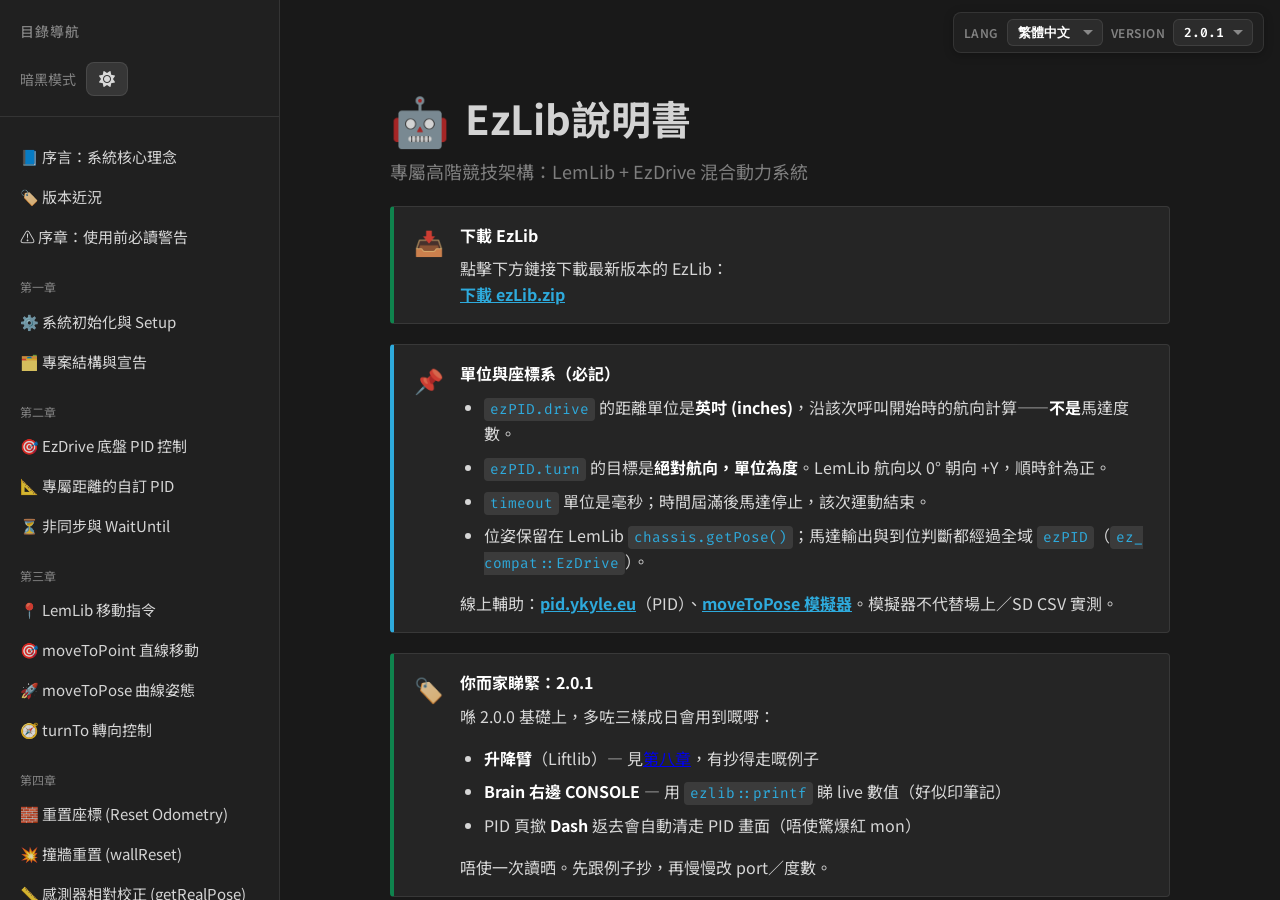
<file: 2.0.1/index.html>
<!DOCTYPE html>
<html lang="zh-HK">
<head>
    <meta charset="UTF-8">
    <meta http-equiv="refresh" content="0; url=/?v=2.0.1">
    <link rel="canonical" href="https://ezlib.ykyle.eu/?v=2.0.1">
    <title>Redirecting to EzLib 2.0.1 docs…</title>
    <script>
        location.replace('/?v=2.0.1' + (location.hash || ''));
    </script>
</head>
<body>
    <p>說明書已合併成單一頁。正在前往 <a href="/?v=2.0.1">2.0.1</a>…</p>
</body>
</html>
</file>
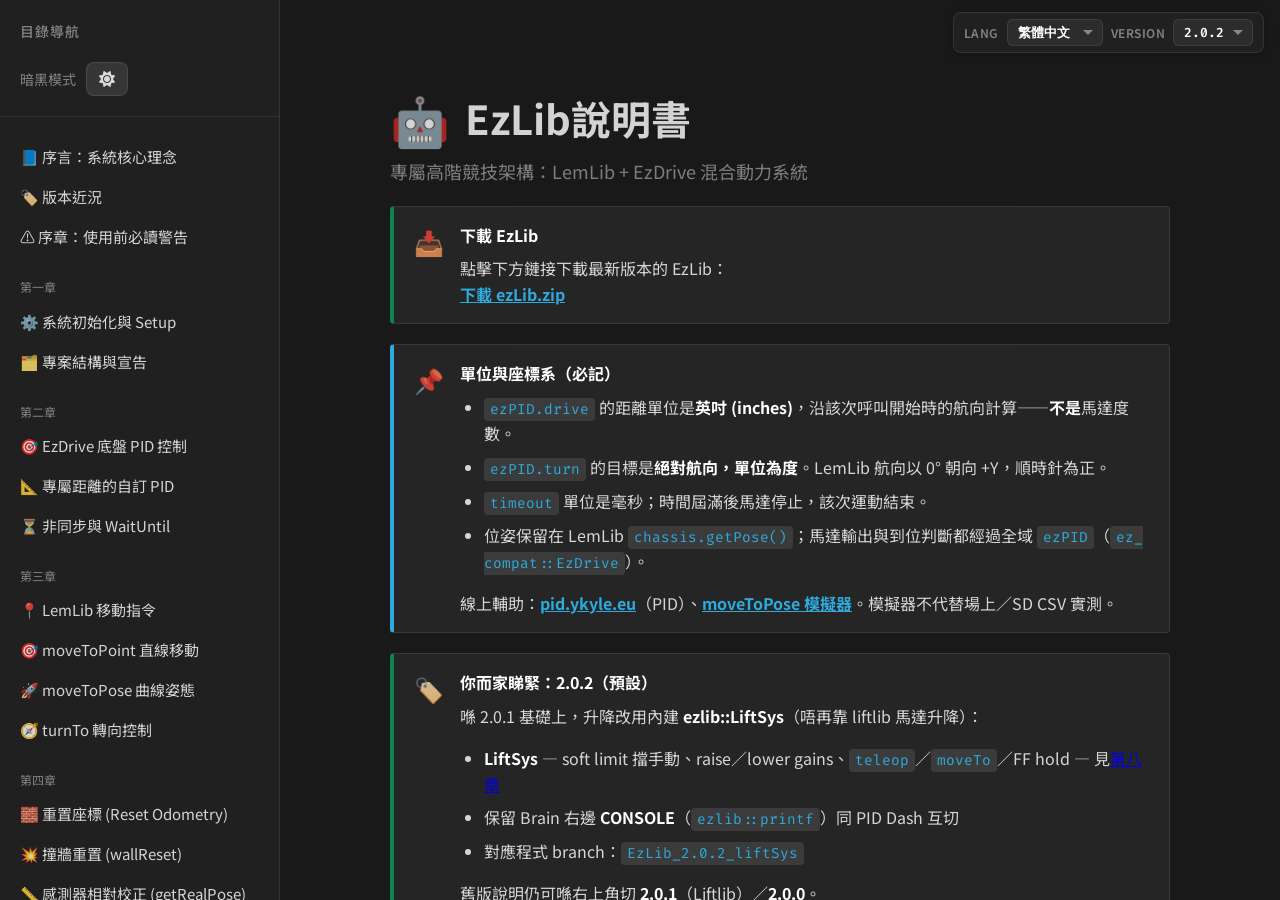
<file: 2.0.2/index.html>
<!DOCTYPE html>
<html lang="zh-HK">
<head>
    <meta charset="UTF-8">
    <meta http-equiv="refresh" content="0; url=/">
    <link rel="canonical" href="https://ezlib.ykyle.eu/">
    <title>Redirecting to EzLib 2.0.2 docs…</title>
    <script>
        location.replace('/' + (location.hash || ''));
    </script>
</head>
<body>
    <p>說明書已合併成單一頁。正在前往 <a href="/">2.0.2（預設）</a>…</p>
</body>
</html>
</file>
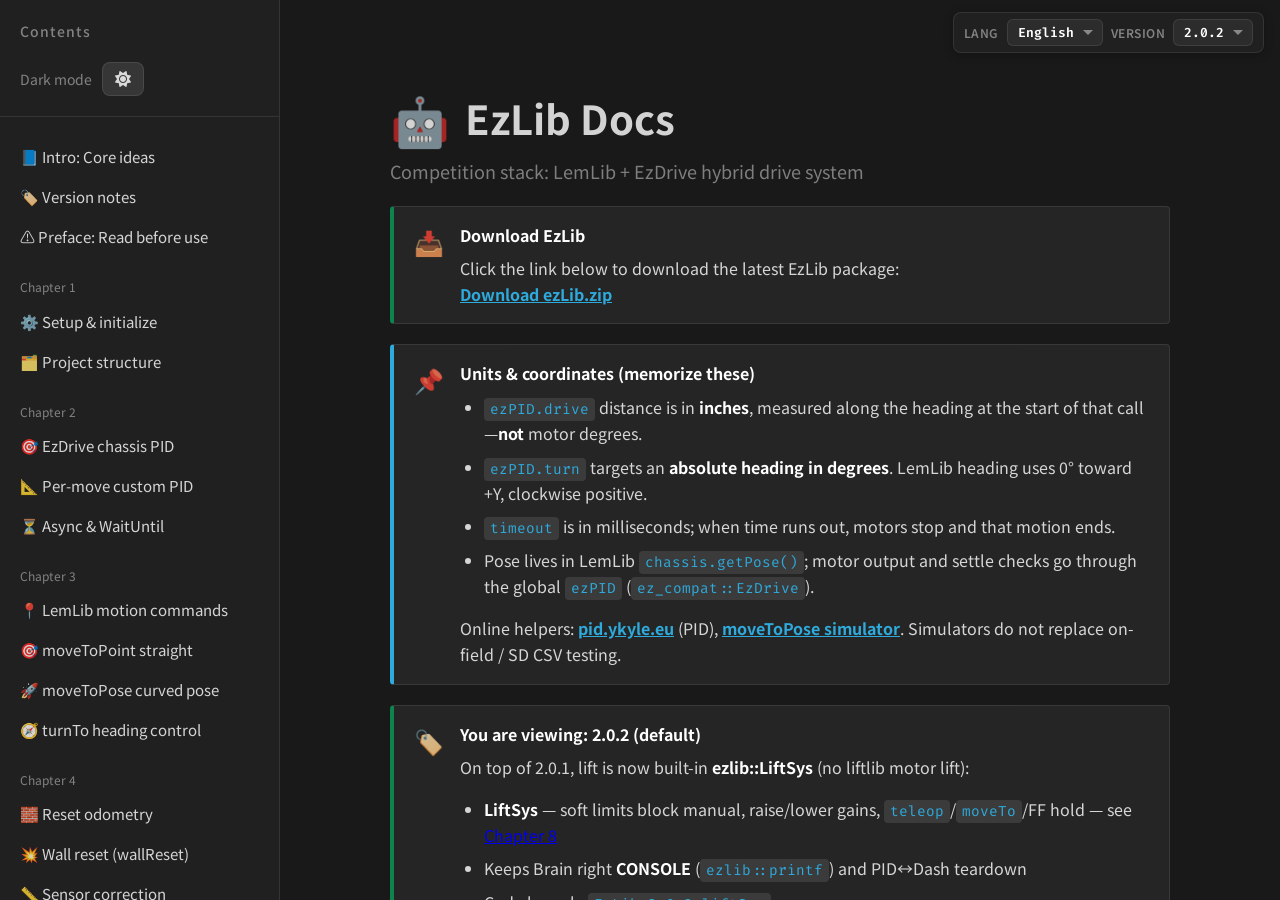
<file: en.html>
<!DOCTYPE html>
<html lang="en" data-lang="en" data-docs-version="2.0.2">
<head>
    <meta charset="UTF-8">
    <meta name="viewport" content="width=device-width, initial-scale=1.0">
    <title>EzLib Docs</title>
    <link rel="preconnect" href="https://fonts.googleapis.com">
    <link rel="preconnect" href="https://fonts.gstatic.com" crossorigin>
    <link href="https://fonts.googleapis.com/css2?family=Fira+Code:wght@400;500;700&family=Noto+Sans+HK:wght@400;500;700;900&display=swap" rel="stylesheet">
    <link rel="stylesheet" href="https://cdnjs.cloudflare.com/ajax/libs/font-awesome/6.4.0/css/all.min.css">
    <link rel="stylesheet" href="style.css">
</head>
<body>

    <div class="version-bar" aria-label="Docs controls">
        <span class="version-bar-label">Lang</span>
        <select id="docs-lang" aria-label="Language">
            <option value="zh">繁體中文</option>
            <option value="en" selected>English</option>
        </select>
        <span class="version-bar-label">Version</span>
        <select id="docs-version" aria-label="Select EzLib docs version">
            <option value="2.0.2" selected>2.0.2</option>
            <option value="2.0.1">2.0.1</option>
            <option value="2.0.0">2.0.0</option>
        </select>
    </div>

    <!-- Mobile Header -->
    <header class="mobile-header">
        <div class="header-left-group">
            <button id="mobile-menu-btn" class="mobile-menu-btn" title="Menu">
                <i class="fas fa-bars"></i>
            </button>
            <div class="header-title">
                <span class="page-icon" style="font-size: 20px;">🤖</span>
                <span class="header-text">EzLib · 2.0.2</span>
            </div>
        </div>
    </header>

    <!-- Sidebar Navigation -->
    <nav class="sidebar">
        <div class="sidebar-header">Contents</div>
        <div class="sidebar-theme-toggle">
            <span class="theme-label">Dark mode</span>
            <button id="theme-toggle" class="theme-toggle-btn" title="Toggle dark mode">
                <i class="fas fa-moon"></i>
            </button>
        </div>
        
        <div class="nav-group">
            <a href="#intro" class="nav-link">📘 Intro: Core ideas</a>
            <a href="#version-notes" class="nav-link">🏷️ Version notes</a>
            <a href="#preface" class="nav-link">⚠️ Preface: Read before use</a>
        </div>
        
        <div class="nav-group">
            <div style="padding: 0 20px; font-size: 12px; color: var(--text-muted); margin-bottom: 5px;">Chapter 1</div>
            <a href="#ch1-setup" class="nav-link">⚙️ Setup &amp; initialize</a>
            <a href="#ch1-structure" class="nav-link">🗂️ Project structure</a>
        </div>

        <div class="nav-group">
            <div style="padding: 0 20px; font-size: 12px; color: var(--text-muted); margin-bottom: 5px;">Chapter 2</div>
            <a href="#ch2-ezdrive" class="nav-link">🎯 EzDrive chassis PID</a>
            <a href="#ch2-inline-pid" class="nav-link">📐 Per-move custom PID</a>
            <a href="#ch2-slew-exit" class="nav-link">⏳ Async &amp; WaitUntil</a>
        </div>

        <div class="nav-group">
            <div style="padding: 0 20px; font-size: 12px; color: var(--text-muted); margin-bottom: 5px;">Chapter 3</div>
            <a href="#ch3-lemlib" class="nav-link">📍 LemLib motion commands</a>
            <a href="#ch3-movetopoint" class="nav-link">🎯 moveToPoint straight</a>
            <a href="#ch3-movetopose" class="nav-link">🚀 moveToPose curved pose</a>
            <a href="#ch3-turnto" class="nav-link">🧭 turnTo heading control</a>
        </div>

        <div class="nav-group">
            <div style="padding: 0 20px; font-size: 12px; color: var(--text-muted); margin-bottom: 5px;">Chapter 4</div>
            <a href="#ch4-reset" class="nav-link">🧱 Reset odometry</a>
            <a href="#ch4-wallreset" class="nav-link">💥 Wall reset (wallReset)</a>
            <a href="#ch4-getrealpose" class="nav-link">📏 Sensor correction (getRealPose)</a>
        </div>

        <div class="nav-group">
            <div style="padding: 0 20px; font-size: 12px; color: var(--text-muted); margin-bottom: 5px;">Chapter 5</div>
            <a href="#ch5-fsm" class="nav-link">🔄 FSM &amp; anti-jam</a>
        </div>

        <div class="nav-group">
            <div style="padding: 0 20px; font-size: 12px; color: var(--text-muted); margin-bottom: 5px;">Chapter 6</div>
            <a href="#ch6-examples" class="nav-link">📖 Real auton examples</a>
            <a href="#ch6-workflow" class="nav-link">🧭 From push-bot to auton</a>
            <a href="#ch6-auto-init" class="nav-link">🛑 1. Why skip auto align?</a>
            <a href="#ch6-skills" class="nav-link">🔥 2. Skills hybrid combo</a>
            <a href="#ch6-opcontrol" class="nav-link">🎮 3. Clean opcontrol</a>
        </div>

        <div class="nav-group">
            <div style="padding: 0 20px; font-size: 12px; color: var(--text-muted); margin-bottom: 5px;">Chapter 7</div>
            <a href="#ch7-debug" class="nav-link">🛠️ Telemetry &amp; shortcuts</a>
            <a href="#ch7-dash" class="nav-link">🖥️ Brain Dash themes</a>
            <a href="#ch7-tuner" class="nav-link">🎛️ PID tuner</a>
            <a href="#ch7-console" class="nav-link since-v201">📟 Brain right CONSOLE</a>
            <a href="#ch7-sd" class="nav-link">💾 SD card CSV</a>
            <a href="#ch7-monitor" class="nav-link">📱 Controller monitor</a>
            <a href="#ch7-lvgl" class="nav-link">🖼️ standalone LVGL</a>
        </div>

        <div class="nav-group only-v202">
            <div style="padding: 0 20px; font-size: 12px; color: var(--text-muted); margin-bottom: 5px;">Chapter 8 (2.0.2)</div>
            <a href="#ch8-liftsys" class="nav-link">🦾 Lift arm (LiftSys) intro</a>
        </div>

        <div class="nav-group only-v201">
            <div style="padding: 0 20px; font-size: 12px; color: var(--text-muted); margin-bottom: 5px;">Chapter 8 (2.0.1)</div>
            <a href="#ch8-liftlib" class="nav-link">🦾 Lift arm (Liftlib) intro</a>
        </div>

        <div class="nav-group">
            <div style="padding: 0 20px; font-size: 12px; color: var(--text-muted); margin-bottom: 5px;"><span class="only-v200">Chapter 8</span><span class="only-v201">Chapter 9</span><span class="only-v202">Chapter 9</span></div>
            <a href="#ch8-quiz" class="nav-link">🎤 Judge interview practice</a>
        </div>
    </nav>

    <!-- Main Content -->
    <main class="content-container" id="scroll-area">
        <div class="page-cover"></div>
        
        <div class="page-content">
            <!-- Intro -->
            <section id="intro">
                <h1 class="page-title"><span class="page-icon">🤖</span>EzLib Docs</h1>
                <p style="color: var(--text-muted); font-size: 18px; margin-top: -10px; margin-bottom: 20px;">Competition stack: LemLib + EzDrive hybrid drive system</p>
                
                <div class="callout success">
                    <div class="callout-icon">📥</div>
                    <div class="callout-content">
                        <h4>Download EzLib</h4>
                        <p>Click the link below to download the latest EzLib package:<br>
                        <a href="https://gofile.io/d/ltHiTh" target="_blank" style="color: var(--accent-blue); font-weight: 700;">Download ezLib.zip</a></p>
                        </div>
                </div>

                <div class="callout info">
                    <div class="callout-icon">📌</div>
                    <div class="callout-content">
                        <h4>Units &amp; coordinates (memorize these)</h4>
                        <ul>
                            <li><code>ezPID.drive</code> distance is in <strong>inches</strong>, measured along the heading at the start of that call—<strong>not</strong> motor degrees.</li>
                            <li><code>ezPID.turn</code> targets an <strong>absolute heading in degrees</strong>. LemLib heading uses 0° toward +Y, clockwise positive.</li>
                            <li><code>timeout</code> is in milliseconds; when time runs out, motors stop and that motion ends.</li>
                            <li>Pose lives in LemLib <code>chassis.getPose()</code>; motor output and settle checks go through the global <code>ezPID</code> (<code>ez_compat::EzDrive</code>).</li>
                        </ul>
                        <p>Online helpers: <a href="https://pid.ykyle.eu" target="_blank" style="color: var(--accent-blue); font-weight: 700;">pid.ykyle.eu</a> (PID), <a href="https://vex.ykyle.eu/moveToPose" target="_blank" style="color: var(--accent-blue); font-weight: 700;">moveToPose simulator</a>. Simulators do not replace on-field / SD CSV testing.</p>
                    </div>
                </div>

                <div id="version-notes">
                <div class="callout success only-v200">
                    <div class="callout-icon">🏷️</div>
                    <div class="callout-content">
                        <h4>You are viewing: 2.0.0</h4>
                        <p>This version teaches chassis drive/turn, writing auton, Brain Dash, and PID tuning. Top-right: switch to <strong>2.0.2</strong> (LiftSys, default) or <strong>2.0.1</strong> (Liftlib).</p>
                        <ul>
                            <li>Matching code branch: <code>EzLib_2.0.0_beta</code> (PROS 4.2.3)</li>
                            <li>Brain: Dash / PID / anim; autons via <code>auton_select</code></li>
                            <li>When ready, try the <a href="#ch8-quiz">judge interview practice</a></li>
                        </ul>
                    </div>
                </div>

                <div class="callout success only-v201">
                    <div class="callout-icon">🏷️</div>
                    <div class="callout-content">
                        <h4>You are viewing: 2.0.1</h4>
                        <p>On top of 2.0.0, you get three extras you will use a lot:</p>
                        <ul>
                            <li><strong>Lift arm</strong> (Liftlib) — see <a href="#ch8-liftlib">Chapter 8</a>, with copy-paste examples</li>
                            <li><strong>Brain right CONSOLE</strong> — use <code>ezlib::printf</code> for live values (like a notebook)</li>
                            <li>Pressing <strong>Dash</strong> from the PID page clears the PID UI automatically (no more red monitor surprises)</li>
                        </ul>
                        <p>You do not need to read everything at once. Copy the examples first, then change ports and angles.</p>
                    </div>
                </div>

                <div class="callout success only-v202">
                    <div class="callout-icon">🏷️</div>
                    <div class="callout-content">
                        <h4>You are viewing: 2.0.2 (default)</h4>
                        <p>On top of 2.0.1, lift is now built-in <strong>ezlib::LiftSys</strong> (no liftlib motor lift):</p>
                        <ul>
                            <li><strong>LiftSys</strong> — soft limits block manual, raise/lower gains, <code>teleop</code>/<code>moveTo</code>/FF hold — see <a href="#ch8-liftsys">Chapter 8</a></li>
                            <li>Keeps Brain right <strong>CONSOLE</strong> (<code>ezlib::printf</code>) and PID↔Dash teardown</li>
                            <li>Code branch: <code>EzLib_2.0.2_liftSys</code></li>
                        </ul>
                        <p>Older docs: top-right <strong>2.0.1</strong> (Liftlib) / <strong>2.0.0</strong>.</p>
                    </div>
                </div>
                </div>
                
                <!-- Preface: Warning Section -->
            <section id="preface">
                <h1 class="page-title"><span class="page-icon">⚠️</span>Read before use: important warnings</h1>
                <p style="color: var(--text-muted); font-size: 18px; margin-top: -10px; margin-bottom: 20px;">Please read the following carefully before using EzLib</p>
                
                <div class="callout warning">
                    <div class="callout-icon">⚠️</div>
                    <div class="callout-content">
                        <h4>⚠️ Important warning</h4>
                        <p>This chapter contains key notes we <strong>strongly recommend</strong> you follow. Skipping it can lead to serious problems.</p>
                    </div>
                </div>
                
                <div class="callout danger">
                    <div class="callout-icon">💀</div>
                    <div class="callout-content">
                        <h4>Understand first—or expect a G4</h4>
                        <p>Before using this EzLib stack, you <strong>must</strong> understand these core ideas:</p>
                        <ul>
                            <li><strong>LemLib odometry strengths and limits</strong>: why error builds up over time?</li>
                            <li><strong>EzDrive PID logic</strong>: why short, precise moves (in inches) matter?</li>
                            <li><strong>When and how to reset pose</strong>: when do you need <code>wallReset</code> / <code>getRealPose</code>?</li>
                            <li><strong>Hybrid design philosophy</strong>: why you cannot rely on one tool for the whole auton?</li>
                        </ul>
                        <p>If you <strong>skip reading and understanding</strong> this guide and jump straight into using the system, I <strong>strongly expect</strong> you will get G4’d in competition. That is not a threat—it is the natural result of skipping the “why.”</p>
                        <p><strong>Understand → know the principles → then use it</strong>. That is the only reliable path to avoid a G4.</p>
                    </div>
                </div>
                
                <div style="text-align: center; margin: 30px 0;">
                    <img src="G4.jpg" alt="G4 Warning" style="max-width: 100%; height: auto; border-radius: 8px; box-shadow: 0 4px 12px rgba(0,0,0,0.3);">
                </div>
                
                <div class="callout success">
                    <div class="callout-icon">📝</div>
                    <div class="callout-content">
                        <h4>Suggested learning path</h4>
                        <p>Learn in this order:</p>
                        <ol>
                            <li>Understand the core ideas (this chapter)</li>
                            <li>Read Setup &amp; initialize carefully</li>
                            <li>Learn chassis PID (inches / absolute heading)</li>
                            <li>Learn LemLib motion commands (shared ezPID after bind)</li>
                            <li>Apply it in auton writing, and learn Brain UI (standalone LVGL / Type R Dash)</li>
                            <li>Self-check with <a href="#ch8-quiz">judge interview practice</a> (≥90% = comfortable with EzLib)</li>
                        </ol>
                        <p>Skipping steps often leads to match-day failure.</p>
                    </div>
                </div>
            </section>
                
                <div class="callout danger">
                    <div class="callout-icon">🚨</div>
                    <div class="callout-content">
                        <h4>Why you cannot run on LemLib alone?</h4>
                        <p>LemLib odometry is powerful, but you <strong>must not</strong> trust it alone for a full 15/60-second auton. Collisions, wheel slip, and weight shifts create <strong>accumulated error</strong>. If you only trust the opening (0,0) pose, mid-to-late auton will drift badly.</p>
                    </div>
                </div>

                <p>So this stack uses a <strong>hybrid architecture</strong>: LemLib handles complex curves / long tracking (<code>moveToPose</code>, etc.), while custom <strong>EzDrive (<code>ezPID</code>)</strong> handles high-precision short drive/turn PID, and you force <strong>pose resets</strong> at key moments (<code>wallReset</code> / <code>getRealPose</code>). That is how auton stays consistent.</p>
            </section>

            <div class="section-divider"></div>

            <!-- Chapter 1 -->
            <h2 id="ch1-setup">Chapter 1: System setup &amp; initialize</h2>
            
            <p>In <code>main.cpp</code>’s <code>initialize()</code>, set up LemLib, EzDrive, and background tasks once. This defines how the robot physically responds.</p>

            <div class="callout info">
                <div class="callout-icon">📘</div>
                <div class="callout-content">
                    <h4>LemLib chassis setup notes</h4>
                    <p>For basic LemLib <code>chassis</code> hardware setup (Drivetrain, Sensors, PID declarations), see the <a href="https://lemlib.readthedocs.io/" target="_blank" style="color: var(--accent-blue);">official LemLib docs</a>. This guide focuses on competition logic and integrating EzDrive.</p>
                    <p><strong>Important:</strong> the <code>EzDrive</code> constructor calls <code>chassis.bindEzDrive(this)</code>. After that, <code>moveToPoint</code>, <code>moveToPose</code>, <code>turnToHeading</code>, <code>turnToPoint</code>, <code>swingToHeading</code>, and <code>swingToPoint</code> <strong>share</strong> <code>ezPID</code>’s drive/turn PID—you do not tune a second set of LemLib angular gains. Any LemLib <code>ControllerSettings</code> left at construct time are mainly for the construct API; after bind, real output comes from <code>ezPID</code>.</p>
                </div>
            </div>

            <div class="code-block-wrapper">
                <div class="code-header">📁 main.cpp -> initialize()</div>
                <div class="code-block">
<span class="c-kw">void</span> <span class="c-fn">initialize</span>() {
    <span class="c-co">// --- 1. LemLib init ---</span>
    chassis.<span class="c-fn">calibrate</span>(); <span class="c-co">// Required: calibrate IMU and tracking wheels</span>

    <span class="c-co">// --- 2. EzDrive settings (distance unit: inches) ---</span>
    ezPID.<span class="c-fn">set_x_drive</span>(<span class="c-kw">false</span>);

    <span class="c-co">// [Drive PID] P: push, I: fine integral, D: brake/damping, startI: integral start threshold</span>
    ezPID.<span class="c-fn">set_drive_constants</span>(<span class="c-st">8.25</span>, <span class="c-st">0</span>, <span class="c-st">42</span>, <span class="c-st">0</span>);

    <span class="c-co">// [Heading-hold PID] only for ezPID.drive() straight moves; not for moveToPose angular</span>
    ezPID.<span class="c-fn">set_heading_constants</span>(<span class="c-st">4</span>, <span class="c-st">0</span>, <span class="c-st">10</span>, <span class="c-st">0</span>);

    <span class="c-co">// [Turn PID] in-place turns; also used by LemLib turn/curve angular after bind</span>
    ezPID.<span class="c-fn">set_turn_constants</span>(<span class="c-st">4.1</span>, <span class="c-st">0</span>, <span class="c-st">30</span>, <span class="c-st">15</span>);

    <span class="c-co">// Slew: smaller = gentler start. turn_slew &gt;= 250 means no turn slew limit</span>
    ezPID.<span class="c-fn">set_drive_slew</span>(<span class="c-st">12</span>);
    ezPID.<span class="c-fn">set_turn_slew</span>(<span class="c-st">255</span>);

    <span class="c-co">// Exit conditions: (small err, small time ms, large err, large time ms, vel_t)</span>
    <span class="c-co">// drive error unit: inches; turn error unit: degrees</span>
    ezPID.<span class="c-fn">set_drive_exit_conditions</span>(<span class="c-st">0.5</span>, <span class="c-st">100</span>, <span class="c-st">2</span>, <span class="c-st">500</span>, <span class="c-st">0</span>);
    ezPID.<span class="c-fn">set_turn_exit_conditions</span>(<span class="c-st">1</span>, <span class="c-st">100</span>, <span class="c-st">3</span>, <span class="c-st">250</span>, <span class="c-st">0</span>);

    ezPID.<span class="c-fn">set_drive_velocity_threshold</span>(<span class="c-st">0.10</span>);
    ezPID.<span class="c-fn">set_turn_velocity_threshold</span>(<span class="c-st">0.25</span>);
    ezPID.<span class="c-fn">set_heading_velocity_threshold</span>(<span class="c-st">0.25</span>);

    <span class="c-co">// --- 3. PID tuner (Brain + controller; auto teardown when field control connects) ---</span>
    pidTuner.<span class="c-fn">start</span>();
}
                </div>
            </div>

            <div class="callout success">
                <div class="callout-icon">💡</div>
                <div class="callout-content">
                    <h4>startI and settle logic</h4>
                    <p><code>startI</code>: integral only runs when <code>|error|</code> is below this value and <code>startI != 0</code>; integral clears on error sign change.</p>
                    <p>Settled when error stays in the small/large windows long enough and <code>|derivative| &lt;= velocity_threshold</code> (see exit/vel settings above).</p>
                    <p><code>ezPID.turn</code> and <code>chassis.turnToHeading</code> share the <strong>same PID</strong> after bind, but motion logic differs slightly (direction / minSpeed / earlyExit, etc.). For everyday auton, <code>ezPID.turn</code> is enough.</p>
                </div>
            </div>

            <h3 id="ch1-structure" style="margin-top: 30px;">Project structure &amp; declaration habits</h3>

            <div class="only-v200">
            <p>Simple rule: <strong>you edit customs</strong>; library files usually stay untouched. <code>chassis</code> / <code>ezPID</code> / <code>pidTuner</code> are set up in <code>src/main.cpp</code>.</p>
            <table class="notion-table">
                <tr><th>Path</th><th>What you need to know</th></tr>
                <tr><td><code>src/main.cpp</code></td><td>Boot setup, chassis, PID numbers</td></tr>
                <tr><td><code>include/customs/</code> + <code>src/customs/</code></td><td><strong>Your code</strong>: auton, buttons, mechanisms</td></tr>
                <tr><td><code>include/ezlib/</code></td><td>Library (usually do not edit)</td></tr>
            </table>
            <p>Typical includes: <code>#include "ezlib/ez_compat.hpp"</code>, <code>#include "customs/dash_config.hpp"</code>.</p>
            </div>

            <div class="only-v201">
            <p>2.0.1 adds the lift library. Remember folders like this:</p>
            <table class="notion-table">
                <tr><th>What you want to change</th><th>Where to go</th></tr>
                <tr><td>auton / buttons / pneumatics</td><td><code>customs/</code> (your workbook)</td></tr>
                <tr><td>chassis PID, boot</td><td><code>src/main.cpp</code></td></tr>
                <tr><td>lift arm</td><td>also declare <code>armLift</code> in <code>main.cpp</code>; details in <a href="#ch8-liftlib">Chapter 8</a></td></tr>
                <tr><td>Brain print (CONSOLE)</td><td><code>#include "ezlib/console.hpp"</code> then <code>ezlib::printf</code></td></tr>
            </table>
            <div class="callout info">
                <div class="callout-icon">💡</div>
                <div class="callout-content">
                    <h4>Beginner mindset</h4>
                    <p>You do not need to understand every folder at once. Get the drivetrain moving first, then add the arm, then print values. When stuck, copy the examples below and change ports and angles.</p>
                </div>
            </div>
            </div>

            <div class="only-v202">
            <p>2.0.2 keeps lift inside ezlib. Folders:</p>
            <table class="notion-table">
                <tr><th>You want to change</th><th>Where</th></tr>
                <tr><td>auton / buttons / pneumatics</td><td><code>customs/</code></td></tr>
                <tr><td>chassis PID, boot</td><td><code>src/main.cpp</code></td></tr>
                <tr><td>lift arm</td><td>declare <code>ezlib::LiftSys armLift</code> in <code>main.cpp</code>; see <a href="#ch8-liftsys">Chapter 8</a></td></tr>
                <tr><td>Brain text (CONSOLE)</td><td><code>#include "ezlib/console.hpp"</code> then <code>ezlib::printf</code></td></tr>
            </table>
            </div>
            <div class="callout info">
                <div class="callout-icon">🖥️</div>
                <div class="callout-content">
                    <h4>How Brain UI works</h4>
                    <p>Use <code>telem_dash</code> (Dash), the PID page, and the anim overlay. Register autons with <code>auton_select::init({name, fn})</code> and switch names with ←→. Details in Chapter 7.</p>
                </div>
            </div>

            <div class="code-block-wrapper">
                <div class="code-header">📁 objDeclare.hpp / main.cpp (summary)</div>
                <div class="code-block">
<span class="c-co">// include/customs/objDeclare.hpp</span>
<span class="c-kw">extern</span> lemlib::Chassis chassis;
<span class="c-kw">extern</span> ez_compat::EzDrive ezPID;
<span class="c-kw">extern</span> ez_compat::PidTuner pidTuner;
<span class="c-co">// Auton uses auton_select (headless) — no rd::Selector</span>
<span class="c-kw">extern</span> pros::Controller controller;
<span class="c-kw">extern</span> pros::MotorGroup leftMotors;
<span class="c-kw">extern</span> pros::MotorGroup rightMotors;
<span class="c-kw">extern</span> pros::Imu imu;
<span class="c-kw">extern</span> <span class="c-kw">const</span> lv_img_dsc_t robot01; <span class="c-co">// … robot10</span>

<span class="c-kw">inline</span> pros::Distance dist_front(<span class="c-st">6</span>);
<span class="c-kw">inline</span> pros::Distance dist_back(<span class="c-st">21</span>);
<span class="c-kw">inline</span> pros::Distance dist_left(<span class="c-st">3</span>);
<span class="c-kw">inline</span> pros::Distance dist_right(<span class="c-st">9</span>);

<span class="c-kw">inline</span> pros::Motor left_intake(<span class="c-st">20</span>);
<span class="c-kw">inline</span> pros::Motor right_intake(-<span class="c-st">17</span>);
<span class="c-kw">inline</span> pros::Motor low_roller(<span class="c-st">18</span>);
<span class="c-kw">inline</span> pros::Motor high_roller(<span class="c-st">19</span>);
<span class="c-kw">inline</span> pros::MotorGroup intake_motors({<span class="c-st">20</span>, -<span class="c-st">17</span>});

<span class="c-kw">inline</span> pros::adi::Pneumatics arm(<span class="c-st">'A'</span>, <span class="c-kw">false</span>);
<span class="c-kw">inline</span> pros::adi::Pneumatics cover(<span class="c-st">'D'</span>, <span class="c-kw">false</span>);
<span class="c-kw">inline</span> pros::adi::Pneumatics hook(<span class="c-st">'B'</span>, <span class="c-kw">false</span>);
<span class="c-kw">inline</span> pros::adi::Pneumatics matchload(<span class="c-st">'C'</span>, <span class="c-kw">false</span>);

<span class="c-co">// src/main.cpp (chassis-side definitions)</span>
pros::MotorGroup rightMotors({<span class="c-st">11</span>, <span class="c-st">12</span>, <span class="c-st">13</span>}, pros::MotorGearset::blue);
pros::MotorGroup leftMotors({-<span class="c-st">14</span>, -<span class="c-st">15</span>, -<span class="c-st">16</span>}, pros::MotorGearset::blue);
pros::Imu imu(<span class="c-st">5</span>);
<span class="c-co">// … TrackingWheel / Drivetrain / Chassis …</span>
ez_compat::EzDrive ezPID(chassis, drivetrain);
ez_compat::PidTuner pidTuner(ezPID);
                </div>
            </div>

            <div class="callout info">
                <div class="callout-icon">🌡️</div>
                <div class="callout-content">
                    <h4>Dash temperatures: <code>dash_config.hpp</code> (file you must edit)</h4>
                    <p>Brain Dash <strong>DRV</strong> / <strong>MCH</strong> temperature rows are controlled <strong>only</strong> by <code>include/customs/dash_config.hpp</code>—you do not need to edit <code>ezlib/telem_dash.cpp</code>.</p>
                    <ul>
                        <li><strong>DRV</strong>: <code>format_drive_temps</code> — left LF/LM/LB | right RF/RM/RB (<code>leftMotors</code> / <code>rightMotors</code>)</li>
                        <li><strong>MCH</strong>: <code>format_mech_temps</code> — L_intake / R_intake | low / high roller</li>
                    </ul>
                    <p>For MotorGroup use <code>get_temperature(index)</code>: <code>index</code> is the <strong>order inside the list</strong> in <code>main.cpp</code> (0, 1, 2…), <strong>not</strong> the smart-port number. Example: <code>leftMotors({-14, -15, -16})</code> → index <code>0</code> = port 14. Standalone <code>pros::Motor</code> uses <code>motor.get_temperature()</code>.</p>
                </div>
            </div>

            <div class="callout warning">
                <div class="callout-icon">⚠️</div>
                <div class="callout-content">
                    <h4>Motor / pneumatics notes</h4>
                    <p>Negative port = reversed (e.g. <code>-14</code>). <strong>Do not</strong> declare a second <code>pros::Motor(...)</code> on the same port already in a <code>MotorGroup</code>—they fight over reverse/encoder and break <code>ezPID.drive</code>. Intake uses separate motors; drivetrain uses only <code>leftMotors</code> / <code>rightMotors</code>.</p>
                    <p>Pneumatics: <code>pros::adi::Pneumatics(port, start_extended)</code>; second arg <code>false</code> = retracted at boot. Driver buttons via <code>pneumaticsBtn()</code> (<code>controls.cpp</code>)—call <strong>only when tuner is off</strong> (avoids X/A conflicts). Common: X = arm/hook sequence, A = <code>hook.toggle()</code>, Y = <code>matchload.toggle()</code>.</p>
                </div>
            </div>

            <div class="section-divider"></div>

            <!-- Chapter 2 -->
            <h2 id="ch2-ezdrive">Chapter 2: EzDrive chassis PID</h2>
            
            <p>In auton, EzDrive (global <code>ezPID</code>) runs the most precise point-to-point moves and turns. Distance is in <strong>inches</strong>; turn targets <strong>absolute heading (degrees)</strong>.</p>

            <div class="code-block-wrapper">
                <div class="code-header">📁 API signatures</div>
                <div class="code-block">
<span class="c-kw">void</span> <span class="c-fn">drive</span>(<span class="c-ty">double</span> distance_inches, <span class="c-ty">int</span> max_speed, <span class="c-ty">int</span> timeout = <span class="c-st">1500</span>, <span class="c-ty">bool</span> async = <span class="c-kw">false</span>);
<span class="c-kw">void</span> <span class="c-fn">turn</span>(<span class="c-ty">double</span> angle, <span class="c-ty">int</span> max_speed, <span class="c-ty">int</span> timeout = <span class="c-st">1500</span>, <span class="c-ty">bool</span> async = <span class="c-kw">false</span>); <span class="c-co">// absolute heading °</span>
                </div>
            </div>

            <div class="code-block-wrapper">
                <div class="code-block">
ezPID.<span class="c-fn">drive</span>(<span class="c-st">24</span>, <span class="c-st">100</span>, <span class="c-st">2000</span>);
ezPID.<span class="c-fn">drive</span>(-<span class="c-st">12</span>, <span class="c-st">90</span>, <span class="c-st">1800</span>);
ezPID.<span class="c-fn">turn</span>(<span class="c-st">90</span>, <span class="c-st">100</span>, <span class="c-st">1500</span>);
ezPID.<span class="c-fn">turn</span>(<span class="c-st">0</span>, <span class="c-st">90</span>, <span class="c-st">1500</span>);
                </div>
            </div>

            <div class="callout warning">
                <div class="callout-icon">⚠️</div>
                <div class="callout-content">
                    <h4>Auton distance caution</h4>
                    <p><code>ezPID.drive</code> uses <strong>inches</strong>; <code>ezPID.turn</code> uses <strong>absolute heading (degrees)</strong>. Measure with controller menu 1 <code>D:</code>.</p>
                </div>
            </div>

            <h3 id="ch2-inline-pid">Hard rule: every distance has its own best PID</h3>
            
            <div class="callout warning">
                <div class="callout-icon">⚠️</div>
                <div class="callout-content">
                    <h4>One set of gains cannot do everything</h4>
                    <p>A common beginner mistake: tune one <code>kp, ki, kd</code> set and expect it to push 5 inches and 50 inches equally well. <strong>Physically that is impossible.</strong> Long moves need more braking (kd) against inertia; short nudges need sharper proportional push (kp).</p>
                </div>
            </div>

            <p>So <code>ezPID.drive</code> / <code>turn</code> support <strong>inline PID</strong> (one-shot gain override). After the move, global gains restore; <code>startI</code> stays unchanged. For a specific distance, pass custom <code>{.p, .i, .d}</code>.</p>
            
            <div class="callout info">
                <div class="callout-icon">💡</div>
                <div class="callout-content">
                    <h4>PID simulator</h4>
                    <p>Build intuition before tuning on the robot:<br>
                    <a href="https://pid.ykyle.eu" target="_blank" style="color: var(--accent-blue); font-weight: 700;">pid.ykyle.eu — PID simulator</a></p>
                    <p>Adjust P/I/D, watch overshoot, then use Brain/controller <strong>PID tuner</strong> + <code>/usd/pid_tune_log.csv</code> on the field. The simulator does not replace real testing.</p>
                </div>
            </div>

            <div class="code-block-wrapper">
                <div class="code-block">
<span class="c-co">// Syntax: drive(inches, maxSpeed, timeoutMs, PIDGains, async)</span>

<span class="c-co">// 1. Use default global PID</span>
ezPID.<span class="c-fn">turn</span>(<span class="c-st">90</span>, <span class="c-st">90</span>, <span class="c-st">1500</span>, <span class="c-kw">true</span>);

<span class="c-co">// 2. One-shot gain override (restores after; startI unchanged)</span>
ezPID.<span class="c-fn">drive</span>(<span class="c-st">12</span>, <span class="c-st">90</span>, <span class="c-st">1800</span>, {.<span class="c-vr">p</span> = <span class="c-st">8.25</span>, .<span class="c-vr">i</span> = <span class="c-st">0</span>, .<span class="c-vr">d</span> = <span class="c-st">42</span>}, <span class="c-kw">false</span>);
ezPID.<span class="c-fn">turn</span>(<span class="c-st">90</span>, <span class="c-st">90</span>, <span class="c-st">1500</span>, {.<span class="c-vr">p</span> = <span class="c-st">4.1</span>, .<span class="c-vr">i</span> = <span class="c-st">0</span>, .<span class="c-vr">d</span> = <span class="c-st">30</span>}, <span class="c-kw">false</span>);
                </div>
            </div>

            <h3 id="ch2-slew-exit" style="margin-top: 30px;">⏳ Async / sync control &amp; WaitUntil</h3>
            <p>Set the last argument of <code>drive</code> or <code>turn</code> to <code>true</code> for <strong>async mode</strong>: the next line runs immediately (e.g. start intake early). Only one motion owns the drivetrain at a time; arcade is disabled while <code>pidTuner</code> is open or <code>ezPID.is_busy()</code>.</p>
            
            <div class="callout danger">
                <div class="callout-icon">⚠️</div>
                <div class="callout-content">
                    <h4>Important: always wait until done (waitUntilDone)</h4>
                    <p>After using <code>ezPID.waitUntil(inches)</code> for mid-move actions, <strong>you must call <code>ezPID.waitUntilDone()</code></strong>. That ensures the move fully finishes before the next chassis command; otherwise old and new motions collide.</p>
                    <p><code>ezPID.waitUntilDone()</code> returns when <code>motions_pending == 0</code> and <code>!chassis.isInMotion()</code>, or after a safety timeout with <code>cancel_movement()</code>. For long LemLib moves, use <code>chassis.waitUntilDone()</code>.</p>
                </div>
            </div>

            <div class="code-block-wrapper">
                <div class="code-block">
<span class="c-co">// Example: drive 24" forward; at halfway (12") start intake early</span>
ezPID.<span class="c-fn">drive</span>(<span class="c-st">24</span>, <span class="c-st">80</span>, <span class="c-st">2500</span>, <span class="c-kw">true</span>);
ezPID.<span class="c-fn">waitUntil</span>(<span class="c-st">12</span>);
intake_motors.<span class="c-fn">move</span>(<span class="c-st">127</span>);
ezPID.<span class="c-fn">waitUntilDone</span>();
                </div>
            </div>

            <p><strong>Parameter reference:</strong></p>
            <ul>
                <li><code>distance_inches</code>: straight target distance (inches; can be negative).</li>
                <li><code>angle</code>: turn target <strong>absolute heading</strong> (degrees).</li>
                <li><code>max_speed</code>: max speed (0–127).</li>
                <li><code>timeout</code>: forced exit time (ms). Safety net against waiting forever.</li>
                <li><code>gains</code>: optional one-shot <code>{.p, .i, .d}</code> override.</li>
                <li><code>async</code>: when <code>true</code>, chassis moves in the background and code continues.</li>
            </ul>

            <div class="section-divider"></div>

            <!-- Chapter 3 -->
            <h2 id="ch3-lemlib">Chapter 3: LemLib motion commands</h2>
            <p>For long distances, half-field moves, or smooth curves, use LemLib. <code>async</code> defaults to <strong>true</strong>; pass <code>false</code> to block, or call <code>waitUntilDone()</code> afterward.</p>

            <div class="callout info">
                <div class="callout-icon">🔗</div>
                <div class="callout-content">
                    <h4>Shared ezPID after bind</h4>
                    <p>After EzDrive is bound, drive/turn PID for the motions below all go through <code>ezPID</code>. Your <code>set_drive_constants</code> / <code>set_turn_constants</code> affect both LemLib curves and <code>ezPID.drive</code> / <code>turn</code>.</p>
                </div>
            </div>

            <table class="notion-table">
                <tr><th>Call</th><th>PID (after bind)</th><th>Notes</th></tr>
                <tr><td><code>turnToHeading</code> / <code>turnToPoint</code></td><td>turn</td><td>Can set direction / minSpeed / earlyExit</td></tr>
                <tr><td><code>swingTo*</code></td><td>turn + swing_power</td><td>Locks one side</td></tr>
                <tr><td><code>moveToPoint</code></td><td>drive + turn</td><td>Angular output drops to 0 under 7.5 in</td></tr>
                <tr><td><code>moveToPose</code></td><td>drive + turn + lead</td><td>No separate ezPID API equivalent</td></tr>
            </table>

            <h3 id="ch3-movetopoint">1. moveToPoint (point-to-point straight)</h3>
            <p>The basic move: the robot aims for the straight-line path to a point. <strong>Note: it does not care which way the nose points when you arrive.</strong></p>

            <div class="code-block-wrapper">
                <div class="code-block">
<span class="c-co">// Basic: chassis.moveToPoint(x, y, timeout);</span>
chassis.<span class="c-fn">moveToPoint</span>(<span class="c-st">0</span>, <span class="c-st">24</span>, <span class="c-st">2500</span>, {}, <span class="c-kw">false</span>);

<span class="c-co">// Advanced: with params</span>
chassis.<span class="c-fn">moveToPoint</span>(<span class="c-st">24</span>, <span class="c-st">48</span>, <span class="c-st">2000</span>, {
    .<span class="c-vr">forwards</span> = <span class="c-kw">false</span>,  <span class="c-co">// drive reverse (default true)</span>
    .<span class="c-vr">maxSpeed</span> = <span class="c-st">90</span>     <span class="c-co">// max speed (0-127)</span>
});
                </div>
            </div>

            <h3 id="ch3-movetopose" style="margin-top: 30px;">2. moveToPose (curved pose move)</h3>
            <p>Requires arriving at <code>(x, y)</code> with heading exactly <code>theta</code>. Angular control uses turn PID (not heading-hold PID).</p>
            
            <div class="callout info">
                <div class="callout-icon">💻</div>
                <div class="callout-content">
                    <h4>Interactive simulator</h4>
                    <p>Practice parameters first with the <a href="https://vex.ykyle.eu/moveToPose" target="_blank" style="color: var(--accent-blue); font-weight: 700;">moveToPose simulator</a> to see how each setting changes the path.</p>
                </div>
            </div>

            <div class="code-block-wrapper">
                <div class="code-block">
<span class="c-co">// Go to (24, 24) with final heading 90°</span>
chassis.<span class="c-fn">moveToPose</span>(<span class="c-st">24</span>, <span class="c-st">24</span>, <span class="c-st">90</span>, <span class="c-st">3000</span>, {
    .<span class="c-vr">lead</span> = <span class="c-st">0.4</span>,
    .<span class="c-vr">maxSpeed</span> = <span class="c-st">100</span>
}, <span class="c-kw">false</span>);
                </div>
            </div>

            <h4 style="color: var(--text-bold); margin-top: 20px; margin-bottom: 10px;">Common parameters</h4>
            <table class="notion-table">
                <tr><th>Parameter</th><th>What it means / when to use</th></tr>
                <tr><td><code>forwards</code></td><td>Default <code>true</code>. <code>false</code> means reverse into the target.</td></tr>
                <tr><td><code>lead</code></td><td>How early the robot starts turning. Too low = sharp corner; too high = huge arc.</td></tr>
                <tr><td><code>maxSpeed</code></td><td>Max speed (0–127).</td></tr>
                <tr><td><code>minSpeed</code></td><td>Minimum speed. Non-zero switches exit logic to “less precise, smoother.”</td></tr>
                <tr><td><code>earlyExitRange</code></td><td>Chaining trick. <strong>Best with minSpeed &gt; 0</strong>. Ends early once inside the range.</td></tr>
                <tr><td><code>direction</code></td><td>Turn direction (common for turn/swing).</td></tr>
            </table>

            <h3 id="ch3-turnto" style="margin-top: 30px;">3. turnToHeading &amp; turnToPoint</h3>
            <p>In-place pivot turns. After bind, angular PID matches <code>ezPID.turn</code>.</p>

            <div class="code-block-wrapper">
                <div class="code-block">
chassis.<span class="c-fn">turnToHeading</span>(<span class="c-st">90</span>, <span class="c-st">1500</span>, {}, <span class="c-kw">false</span>);

<span class="c-co">// Face the point (24, 48)</span>
chassis.<span class="c-fn">turnToPoint</span>(<span class="c-st">24</span>, <span class="c-st">48</span>, <span class="c-st">1000</span>, {
    .<span class="c-vr">direction</span> = AngularDirection::CW_CLOCKWISE,
    .<span class="c-vr">minSpeed</span> = <span class="c-st">15</span>
});
                </div>
            </div>

            <div class="section-divider"></div>

            <!-- Chapter 4 -->
            <h2 id="ch4-reset">Chapter 4: Reset odometry</h2>
            <p>Back to the intro: to fight accumulated error, mid-auton you must re-correct <code>(x, y, theta)</code> using field walls or sensors. Implementation lives in <code>src/ezlib/relocate.cpp</code>.</p>

            <h3 id="ch4-wallreset">Wall reset (wallReset)</h3>
            <p>Uses current + low speed to decide “we are truly jammed against the wall,” then hard-writes the matching axis to 0 and writes <code>theta</code>.</p>

            <div class="code-block-wrapper">
                <div class="code-block">
<span class="c-co">// Syntax: wallReset(axis, velocity, targetAngle, timeoutMs)</span>
<span class="c-co">// Example: reverse into the wall that defines Y=0 (axis 'x'), write heading 0</span>
<span class="c-fn">wallReset</span>(<span class="c-st">'x'</span>, -<span class="c-st">30</span>, <span class="c-st">0</span>, <span class="c-st">800</span>);
                </div>
            </div>
            <table class="notion-table">
                <tr><th>Parameter</th><th>Meaning</th></tr>
                <tr><td><code>axis</code></td><td><code>'x'</code>: treat as flush with the <strong>X-axis wall</strong> → <code>setPose(x, 0, theta)</code>; <code>'y'</code> → <code>setPose(0, y, theta)</code></td></tr>
                <tr><td><code>velocity</code></td><td>Constant <code>tank(v,v)</code>; negative = reverse bump, positive = forward bump (often ±30–60)</td></tr>
                <tr><td><code>theta</code></td><td>Heading forced in when stall is detected</td></tr>
                <tr><td><code>timeout_ms</code></td><td>Safety timeout; stall ≈ <code>|vel|&lt;2</code> and current &gt;2000mA for ~100ms</td></tr>
            </table>
            <p>After bump: <code>tank(0,0)</code>, short delay, then restore <code>BRAKE_COAST</code>. Usually follow with <code>getRealPose</code> to fix the other axis.</p>

            <h3 id="ch4-getrealpose">Sensor relative correction (getRealPose)</h3>
            <p>Mid-auton fine correction. Meaning is <strong>relative</strong>: <code>expected − (actual_perp − golden) × side</code>, where <code>actual_perp = get_kf_dist × cos(α)</code>, and α is the angle between the beam and wall normal (from <code>chassis</code> θ)—you <strong>do not</strong> need CAD offset from distance sensor to tracking center (<code>golden</code> already includes it).</p>

            <div class="code-block-wrapper">
                <div class="code-block">
<span class="c-co">// Syntax: getRealPose(expected, golden, sensor, side)</span>
<span class="c-co">// Example: right sensor faces east (side=+1), expected X≈0, measured golden = 17.61"</span>
<span class="c-co">// Third setPose arg θ: the heading YOU write; separate from odom θ used inside getRealPose</span>
chassis.<span class="c-fn">setPose</span>(
    <span class="c-fn">getRealPose</span>(<span class="c-st">0</span>, <span class="c-st">17.61</span>, dist_right, <span class="c-st">1</span>),
    <span class="c-fn">getRealPose</span>(<span class="c-st">0</span>, <span class="c-st">8.7</span>,  dist_back, -<span class="c-st">1</span>),
    <span class="c-st">0</span>   <span class="c-co">// later auton treats facing as 0; to only fix XY use chassis.getPose().theta</span>
);
                </div>
            </div>

            <table class="notion-table">
                <tr><th>Parameter</th><th>Setup &amp; meaning</th></tr>
                <tr><td><code>expected</code></td><td>Where you <strong>expect</strong> that axis to be (e.g. near Y=0 → pass <code>0</code>).</td></tr>
                <tr><td><code>golden</code></td><td>When the robot is <strong>truly at expected</strong> (measure as square to the wall as possible), the distance the sensor should read (inches). Measure once on practice field and hard-code—<strong>includes mount offset</strong>.</td></tr>
                <tr><td><code>sensor</code></td><td><code>dist_front</code> / <code>back</code> / <code>left</code> / <code>right</code>. Internally filtered via <code>get_kf_dist</code> (bad reads → <code>999</code> or previous).</td></tr>
                <tr><td><code>side</code></td><td><code>+1</code>: sensor faces the <strong>increasing</strong> axis (north/east); <code>-1</code>: south/west.</td></tr>
            </table>

            <div class="callout success">
                <div class="callout-icon">🛡️</div>
                <div class="callout-content">
                    <h4>Built-in getRealPose protections</h4>
                    <p>1. <strong>KF / filtered reads</strong>: always check conf (<code>&lt;30</code> / <code>PROS_ERR</code>) → return <code>expected</code>.<br>
                    2. <strong>Heading cos projection</strong>: use current <code>chassis</code> θ + sensor mount for <code>actual_perp = actual × cos(α)</code>; small angles often skip another <code>wallReset</code>. Abort if <code>|α| &gt; 25°</code>.<br>
                    3. <strong>Ignore tiny error</strong>: if <code>|diff| &lt; 0.25"</code>, no correction.<br>
                    4. <strong>Correction clamp ±6"</strong>: single-step limit so one bad read cannot jump pose.<br>
                    5. <strong>Avoid field tolerance</strong>: only asks “how many inches off from practice golden,” so fence install error is not baked into absolute field inches.</p>
                </div>
            </div>

            <table class="notion-table">
                <tr><th>Question</th><th>Answer</th></tr>
                <tr><td>Do I need CAD sensor offset?</td><td><strong>No.</strong> Measure <code>golden</code> once at the correct pose and it is included.</td></tr>
                <tr><td>θ when getRealPose computes distance?</td><td><strong>You do not force it to 0</strong>—the function reads <code>chassis.getPose().theta</code> for cos. Odom/IMU must be roughly right.</td></tr>
                <tr><td>What θ to write in <code>setPose(..., θ)</code>?</td><td>Whatever heading the following path assumes. Whole segment as (0,0,0) → write <code>0</code>; wall-distance-only fix → pass current <code>theta</code>. <strong>Do not</strong> hard-write <code>0</code> when you are actually at 45°.</td></tr>
            </table>

            <table class="notion-table">
                <tr><th>Method</th><th>Approx. time</th><th>When to use</th></tr>
                <tr><td>cos compensation (built-in)</td><td>0 ms</td><td>Everyday mid-auton; off by a few to ~teen degrees</td></tr>
                <tr><td>Short <code>ezPID.turn</code> then reset</td><td>~200–400 ms</td><td>θ already &gt;15–20° off</td></tr>
                <tr><td><code>wallReset</code></td><td>~0.8–1.5 s</td><td>Need to hard-lock one axis / do not trust distance</td></tr>
            </table>

            <p>Measuring <code>golden</code>: physically align / jig the bot at the mid-auton reset pose → read that cell’s inches on Brain <strong>Dash DIST</strong> → put it in code. If a new field’s fences differ a lot, remeasure golden instead of rewriting full offset geometry.</p>

            <div class="callout info">
                <div class="callout-icon">⚖️</div>
                <div class="callout-content">
                    <h4>Compared with RW-Template absolute reset</h4>
                    <p><a href="https://github.com/richardbwang/RW-Template" target="_blank" style="color: var(--accent-blue);">RW-Template</a> distance reset uses <strong>absolute field coordinates</strong> (walls at ±70.25", requires CAD sensor offsets; angled walls use rays). EzLib intentionally uses an <strong>expected−actual</strong> relative model + cos(α): tuning cost is one <code>golden</code> per reset segment; messy fences mean remaking golden, not rewriting offset math. No built-in MCL.</p>
                    <p>Want low CAD, messy fields, and “I roughly know where I am” mid-auton → use <code>getRealPose</code> + <code>wallReset</code>. Want angled-wall rays / optional MCL / tight absolute-field paths → RW-Template is more complete, but you must measure offsets carefully and accept field tolerance into the system.</p>
                </div>
            </div>

            <div class="section-divider"></div>

            <!-- Chapter 5 -->
            <h2 id="ch5-fsm">Chapter 5: State machines (FSM) &amp; anti-jam</h2>
            <p>Do not hard-code mechanism control (e.g. intake) as raw <code>motor.move()</code> inside <code>opcontrol</code>. Prefer enum + switch FSMs so you can support smart anti-jam and async behavior. Driver pneumatics: <code>pneumaticsBtn()</code> (<code>controls.cpp</code>)—call <strong>only when tuner is off</strong> so it does not fight X/A tuning keys.</p>

            <div class="code-block-wrapper">
                <div class="code-header">📁 Intake states (example)</div>
                <div class="code-block">
<span class="c-kw">enum class</span> <span class="c-ty">IntakeState</span> { STOP, INTAKE, L1_SORT, REVERSING };
<span class="c-ty">IntakeState</span> <span class="c-vr">currentState</span> = IntakeState::STOP;
<span class="c-ty">IntakeState</span> <span class="c-vr">prevState</span> = IntakeState::STOP;
                </div>
            </div>

            <p>Put all motor-power logic in a dedicated update function running in a background task. On current overload, the system can take over and reverse.</p>

            <div class="code-block-wrapper">
                <div class="code-header">📁 State update &amp; anti-jam (example)</div>
                <div class="code-block">
<span class="c-kw">void</span> <span class="c-fn">updateIntakeFSM</span>() {
    <span class="c-ty">double</span> <span class="c-vr">maxCurrent</span> = std::<span class="c-fn">max</span>({
        low_roller.<span class="c-fn">get_current_draw</span>(),
        high_roller.<span class="c-fn">get_current_draw</span>(),
        intake_motors.<span class="c-fn">get_current_draw</span>()
    });

    <span class="c-kw">switch</span> (<span class="c-vr">currentIntakeState</span>) {
        <span class="c-kw">case</span> IntakeState::INTAKE:
            intake_motors.<span class="c-fn">move</span>(<span class="c-st">127</span>);
            low_roller.<span class="c-fn">move</span>(<span class="c-st">127</span>);
            high_roller.<span class="c-fn">move</span>(<span class="c-st">50</span>);

            <span class="c-co">// Anti-jam: over threshold for long enough → force reverse</span>
            <span class="c-kw">if</span> (<span class="c-vr">maxCurrent</span> > JAM_THRESHOLD) {
                <span class="c-vr">jamTimer</span> += <span class="c-st">20</span>;
                <span class="c-kw">if</span> (<span class="c-vr">jamTimer</span> > <span class="c-st">400</span>) {
                    <span class="c-vr">prevState</span> = <span class="c-vr">currentIntakeState</span>;
                    <span class="c-vr">currentIntakeState</span> = IntakeState::REVERSING;
                    <span class="c-vr">jamTimer</span> = <span class="c-st">0</span>;
                }
            } <span class="c-kw">else</span> {
                <span class="c-vr">jamTimer</span> = <span class="c-st">0</span>;
            }
            <span class="c-kw">break</span>;

        <span class="c-co">// ... other states ...</span>
    }
}
                </div>
            </div>

            <div class="section-divider"></div>

            <!-- Chapter 6: Real-world Examples -->
            <h2 id="ch6-examples">Chapter 6: Real auton writing examples</h2>
            <p>Put the pieces together: LemLib curve → reset → ezPID short precision. Units are always <strong>inches / degrees</strong>.</p>

            <h3 id="ch6-workflow">From push-bot to writing auton (suggested workflow)</h3>
            <p>Goal: get drive/turn <strong>stable</strong>, then <strong>push / drive by hand</strong> to measure real distance and heading, then write into <code>customs/autons.cpp</code>.</p>

            <div class="callout info">
                <div class="callout-icon">1️⃣</div>
                <div class="callout-content">
                    <h4>1. Tune PID (get chassis right once)</h4>
                    <ol>
                        <li>Insert SD (optional), <strong>unplug field control</strong>.</li>
                        <li><strong>X+A</strong> open PID tuner (see Chapter 7).</li>
                        <li>Use B/Y (±12″), L1/R1 (±90°) until little oscillation and good settle; <strong>Print</strong> and paste numbers back into <code>initialize()</code>.</li>
                        <li>Optionally pull CSV and plot error with AI (see SD CSV).</li>
                        <li>Online helper: <a href="https://pid.ykyle.eu" target="_blank" style="color: var(--accent-blue);">pid.ykyle.eu</a>.</li>
                    </ol>
                    <p>Writing a long auton before PID is solid means measured numbers get eaten by oscillation / incomplete settles.</p>
                </div>
            </div>

            <div class="callout info">
                <div class="callout-icon">2️⃣</div>
                <div class="callout-content">
                    <h4>2. Real push / drive; watch traveled and pose</h4>
                    <p>On practice field, with <strong>tuner off</strong>:</p>
                    <table class="notion-table">
                        <tr><th>What you want</th><th>How</th></tr>
                        <tr><td><strong>Straight inches traveled</strong> (For PID Distance)</td><td>Right stick → controller <strong>displayMenu = 1</strong> → <code>D:</code> = <code>ezPID.get_traveled()</code>; <code>T:</code> = heading</td></tr>
                        <tr><td><strong>Field pose X / Y / θ</strong></td><td>Right stick → <strong>displayMenu = 2</strong>; or Brain <strong>Dash</strong> pose</td></tr>
                        <tr><td><strong>Clear traveled to remeasure</strong></td><td><strong>DOWN</strong> (<code>reset_pid</code> + back to Dash) or <strong>UP</strong> cancel/reset</td></tr>
                        <tr><td><strong>Inches to wall</strong> (measure <code>golden</code>)</td><td>Dash <strong>DIST</strong> four cells</td></tr>
                    </table>
                    <p><strong>Push to measure straight distance</strong>: place bot at start → controller menu 1 → DOWN/UP clear traveled → slowly push to next stop → read <code>D:</code> into <code>ezPID.drive(inches, …)</code> (negative for reverse). For turns, read θ and use <code>ezPID.turn(absoluteAngle, …)</code>.</p>
                    <p><strong>Use pose for curves / long moves</strong>: Menu 2 or Dash note start/end <code>(x, y, θ)</code> → <code>chassis.moveToPose(...)</code>; try the <a href="https://vex.ykyle.eu/moveToPose" target="_blank" style="color: var(--accent-blue);">moveToPose simulator</a> for params. Mid-route correction: Chapter 4.</p>
                </div>
            </div>

            <div class="callout success">
                <div class="callout-icon">3️⃣</div>
                <div class="callout-content">
                    <h4>3. Write the auton</h4>
                    <ol>
                        <li>Declare in <code>include/customs/autons.hpp</code>; implement in <code>src/customs/autons.cpp</code>.</li>
                        <li>In <code>src/main.cpp</code> <code>auton_select::init({...})</code> add <code>{"Display name", &amp;yourFunction}</code>.</li>
                        <li>On practice field use <strong>← / →</strong> to pick auton (name shows on Dash/controller); <strong>DOWN+B</strong> runs once to verify.</li>
                        <li>Add segment by segment: measure → write <code>drive</code> / <code>turn</code> / <code>moveToPose</code> → run → measure next.</li>
                    </ol>
                </div>
            </div>

            <div class="code-block-wrapper">
                <div class="code-header">📁 Registering auton (summary)</div>
                <div class="code-block">
<span class="c-co">// include/customs/autons.hpp</span>
<span class="c-kw">void</span> <span class="c-fn">myRoute</span>();

<span class="c-co">// src/customs/autons.cpp</span>
<span class="c-kw">void</span> <span class="c-fn">myRoute</span>() {
    chassis.<span class="c-fn">setPose</span>(<span class="c-st">0</span>, <span class="c-st">0</span>, <span class="c-st">0</span>);
    ezPID.<span class="c-fn">drive</span>(<span class="c-st">24</span>, <span class="c-st">100</span>, <span class="c-st">2000</span>);
    ezPID.<span class="c-fn">turn</span>(<span class="c-st">90</span>, <span class="c-st">100</span>, <span class="c-st">1500</span>);
    chassis.<span class="c-fn">moveToPose</span>(<span class="c-st">24</span>, <span class="c-st">24</span>, <span class="c-st">90</span>, <span class="c-st">3000</span>, {.<span class="c-vr">lead</span> = <span class="c-st">0.4</span>, .<span class="c-vr">maxSpeed</span> = <span class="c-st">100</span>}, <span class="c-kw">false</span>);
}

<span class="c-co">// src/main.cpp — inside initialize()</span>
auton_select::<span class="c-fn">init</span>({
    {<span class="c-st">"My Route"</span>, &amp;myRoute},
});
                </div>
            </div>

            <div class="callout warning">
                <div class="callout-icon">💡</div>
                <div class="callout-content">
                    <h4>Tips</h4>
                    <ul>
                        <li><code>ezPID.drive</code> distance = inches <strong>along the heading at start of that call</strong>, not chord length to a field (x,y) (use <code>moveToPoint</code> / <code>moveToPose</code> for that).</li>
                        <li>When pushing to measure, match auton start pose/heading; after a turn, <strong>DOWN</strong> clear traveled before measuring the next straight.</li>
                        <li>Controller menu 1 <code>D:</code> is the same idea as “For PID Distance”; Brain Dash is handy for pose / DIST / temps together.</li>
                    </ul>
                </div>
            </div>

            <h3 id="ch6-auto-init">1. Opening pose strategy: why drop “full auto align”?</h3>
            <div class="callout danger">
                <div class="callout-icon">🛑</div>
                <div class="callout-content">
                    <h4>Do not use auto_init_universal as your main opening</h4>
                    <p><code>auto_init_universal</code> still exists in <code>src/ezlib/relocate.cpp</code>, but in matches we <strong>do not recommend</strong> it as the primary start. Two reasons:<br>
                    1. <strong>Offset measurement is hard</strong>: precisely measuring each sensor’s X/Y offset from tracking center is extremely difficult.<br>
                    2. <strong>Field tolerance hurts</strong>: competition fences often have ±1"+ error. Boundary ranging pulls that error into your system.</p>
                </div>
            </div>

            <p><strong>👑 Top teams’ standard opening: physical alignment</strong></p>
            <p>The most stable, blunt approach: jam a flat bumper or alignment jig <strong>hard against the field wall</strong>, then hard-write pose to 0.</p>

            <div class="code-block-wrapper">
                <div class="code-block">
<span class="c-co">// 1. Physically square against the back wall</span>
<span class="c-co">// 2. After boot, define start as (0, 0, 0)</span>
chassis.<span class="c-fn">setPose</span>(<span class="c-st">0</span>, <span class="c-st">0</span>, <span class="c-st">0</span>);

<span class="c-co">// 3. If you need a precise leave, nudge with ezPID (inches)</span>
ezPID.<span class="c-fn">drive</span>(<span class="c-st">6</span>, <span class="c-st">60</span>, <span class="c-st">800</span>, <span class="c-kw">false</span>);

<span class="c-co">// 4. Start the auton route...</span>
chassis.<span class="c-fn">moveToPoint</span>(<span class="c-st">0</span>, <span class="c-st">30.41</span>, <span class="c-st">800</span>, {.<span class="c-vr">forwards</span>=<span class="c-kw">true</span>, .<span class="c-vr">maxSpeed</span>=<span class="c-st">127</span>}, <span class="c-kw">false</span>);
                </div>
            </div>

            <h3 id="ch6-skills">2. Skills: the perfect hybrid combo</h3>
            <p>Standard flow: “curve path” → “wall reset” → “relative distance correct” → “high-precision fine move.”</p>

            <div class="code-block-wrapper">
                <div class="code-header">📁 autons.cpp excerpt (illustrative)</div>
                <div class="code-block">
<span class="c-co">// 1. LemLib large curve to the target</span>
chassis.<span class="c-fn">moveToPose</span>(<span class="c-st">115.05</span>, <span class="c-st">47.73</span>, <span class="c-st">-95.96</span>, <span class="c-st">2000</span>, {
    .<span class="c-vr">forwards</span>=<span class="c-kw">false</span>, .<span class="c-vr">earlyExitRange</span>=<span class="c-st">6</span>, .<span class="c-vr">minSpeed</span>=<span class="c-st">80</span>
}, <span class="c-kw">false</span>);
chassis.<span class="c-fn">waitUntilDone</span>();

<span class="c-co">// 2. Wall hard reset (wipe accumulated error)</span>
<span class="c-fn">wallReset</span>(<span class="c-st">'x'</span>, -<span class="c-st">40</span>, <span class="c-st">0</span>, <span class="c-st">500</span>);

<span class="c-co">// 3. Relative correct: right/back sensors fix X/Y (golden must be measured first)</span>
chassis.<span class="c-fn">setPose</span>(
    <span class="c-fn">getRealPose</span>(<span class="c-st">0</span>, <span class="c-st">17.61</span>, dist_right, <span class="c-st">1</span>),
    <span class="c-fn">getRealPose</span>(<span class="c-st">0</span>, <span class="c-st">8.7</span>, dist_back, -<span class="c-st">1</span>),
    <span class="c-st">0</span>
);

<span class="c-co">// 4. ezPID precise in-place turn (absolute heading)</span>
ezPID.<span class="c-fn">turn</span>(<span class="c-st">77.44</span>, <span class="c-st">100</span>, <span class="c-st">700</span>);

cover.<span class="c-fn">set_value</span>(<span class="c-kw">false</span>);
intake_motors.<span class="c-fn">move</span>(<span class="c-st">127</span>);
                </div>
            </div>

            <h3 id="ch6-opcontrol">3. Extremely clean driver period (opcontrol)</h3>
            <p>A pro opcontrol is only a “translator”: read controller → change global state → return. Never bury long-blocking logic inside it. Note: use <code>pidTuner.suppress_arcade()</code> to decide whether arcade is off; handle pneumatics only when <code>!pidTuner.controller_mode()</code>.</p>

            <div class="code-block-wrapper">
                <div class="code-header">📁 main.cpp -> opcontrol() (illustrative)</div>
                <div class="code-block">
<span class="c-kw">void</span> <span class="c-fn">opcontrol</span>() {
    <span class="c-kw">while</span> (<span class="c-kw">true</span>) {
        <span class="c-ty">int</span> <span class="c-vr">leftY</span> = controller.<span class="c-fn">get_analog</span>(pros::E_CONTROLLER_ANALOG_LEFT_Y);
        <span class="c-ty">int</span> <span class="c-vr">leftX</span> = controller.<span class="c-fn">get_analog</span>(pros::E_CONTROLLER_ANALOG_LEFT_X);

        <span class="c-co">// suppress_arcade: tuner owns sticks, or any Ez/chassis motion is running</span>
        <span class="c-kw">if</span> (!pidTuner.<span class="c-fn">suppress_arcade</span>()) {
            chassis.<span class="c-fn">arcade</span>(<span class="c-vr">leftY</span>, (<span class="c-vr">leftX</span> * <span class="c-st">0.85</span>));
        }

        <span class="c-kw">if</span> (!pidTuner.<span class="c-fn">controller_mode</span>()) {
            <span class="c-fn">pneumaticsBtn</span>(); <span class="c-co">// only when tuner off — avoid X/A conflict</span>
        }

        pros::<span class="c-fn">delay</span>(<span class="c-st">20</span>);
    }
}
                </div>
            </div>
            
            <p>Heavy work (anti-jam, UI, telemetry) belongs in background tasks started from <code>initialize()</code>. Keep each <code>opcontrol</code> loop pass fast so the controller stays <strong>zero-latency</strong>.</p>

            <div class="section-divider"></div>

            <!-- Chapter 7: Telemetry & Shortcuts -->
            <h2 id="ch7-debug">Chapter 7: Tools &amp; debug</h2>
            <p>Practice tools include <strong>Brain Dash</strong> (themeable), PID tuner, SD CSV, controller monitor, animations, and field-control teardown. Auton uses headless <code>auton_select</code>.</p>

            <h3 id="ch7-dash">🖥️ Brain Dash (<code>telem_dash</code>)</h3>
            <p>In <code>src/main.cpp</code>, pick themes with two constexprs (<code>initialize()</code> calls <code>set_loading_theme</code> / <code>set_dash_theme</code>). Loading and Dash are <strong>chosen separately</strong>.</p>

            <table class="notion-table only-v200">
                <tr><th>Parameter</th><th>Value</th><th>Effect</th></tr>
                <tr><td><code>k_loading_theme</code></td><td><code>1</code></td><td>none — skip boot animation</td></tr>
                <tr><td><code>k_loading_theme</code></td><td><code>2</code></td><td>Type R — triple-gauge ignition</td></tr>
                <tr><td><code>k_loading_theme</code></td><td><code>3</code></td><td>Spear of Longinus — red progress</td></tr>
                <tr><td><code>k_dash_theme</code></td><td><code>1</code></td><td>Type R — gauges/cards (BATT / pose / DIST / DRV / MCH / RAM)</td></tr>
                <tr><td><code>k_dash_theme</code></td><td><code>2</code></td><td>Terminal — black/green text Dash</td></tr>
                <tr><td><code>k_dash_theme</code></td><td><code>3</code></td><td>Light — white/black text Dash</td></tr>
            </table>

            <table class="notion-table since-v201">
                <tr><th>Parameter</th><th>Value</th><th>Effect</th></tr>
                <tr><td><code>k_loading_theme</code></td><td><code>1</code></td><td>none — skip boot animation</td></tr>
                <tr><td><code>k_loading_theme</code></td><td><code>2</code></td><td>Type R — triple-gauge ignition</td></tr>
                <tr><td><code>k_loading_theme</code></td><td><code>3</code></td><td>Spear of Longinus — red progress</td></tr>
                <tr><td><code>k_loading_theme</code></td><td><code>4</code></td><td>KeeTa Rider — splash logo</td></tr>
                <tr><td><code>k_dash_theme</code></td><td><code>1</code></td><td>Type R — gauges/cards (BATT / pose / DIST / DRV / MCH / RAM)</td></tr>
                <tr><td><code>k_dash_theme</code></td><td><code>2</code></td><td>Terminal — black/green text Dash</td></tr>
                <tr><td><code>k_dash_theme</code></td><td><code>3</code></td><td>Light — white/black text Dash</td></tr>
                <tr><td><code>k_dash_theme</code></td><td><code>4</code></td><td>V5Console — classic Brain console look</td></tr>
            </table>

            <div class="code-block-wrapper">
                <div class="code-header">📁 main.cpp example</div>
                <div class="code-block">
<span class="c-kw">constexpr</span> <span class="c-kw">int</span> k_loading_theme = <span class="c-st">2</span>;
<span class="c-kw">constexpr</span> <span class="c-kw">int</span> k_dash_theme = <span class="c-st">1</span>;
                </div>
            </div>
            <p>Type R Dash and the PID page are mutually exclusive; opening PID/anim hides gauges so the battery meter does not bleed through.</p>
            <div class="callout info">
                <div class="callout-icon">⌨️</div>
                <div class="callout-content">
                    <h4>Text Dash (themes 2 / 3)</h4>
                    <p>Full-screen text, e.g. <code>auton=...</code>, <code>batt=87%</code>, <code>ram=0.12M</code>, pose / dist / drv / mch. Invisible bottom-right <code>pid</code> opens the PID page.</p>
                </div>
            </div>
            <p>Map temperatures in <code>include/customs/dash_config.hpp</code>. On Type R, batt/DIST colors hint status from battery and confidence.</p>

            <h3>📊 Measuring distance: For PID Distance (inches)</h3>
            <div class="callout info">
                <div class="callout-icon">📏</div>
                <div class="callout-content">
                    <h4>Practice field displayMenu = 1</h4>
                    <p>While pushing the robot by hand, the controller can show <code>ezPID.get_traveled()</code> (For PID Distance). Units are <strong>inches</strong>—the best way to set <code>ezPID.drive()</code> targets. Use the right stick left/right to reach menu 1. On Brain you can watch <strong>Dash</strong> pose / DIST / temps at the same time.</p>
                </div>
            </div>

            <h3 id="ch7-tuner" style="margin-top: 30px;">🎛️ PID tuner</h3>
            <div class="only-v200">
            <p><code>pidTuner.start()</code> is called in <code>initialize()</code>. Gains write onto <code>ezPID</code>—the <strong>same set</strong> used by auton / chassis motion.</p>
            <p>Brain <strong>PID</strong> page (compact UI): switch field, ± adjust, +12/−12, h±90, Print, Ctrl, Pose0, L10/R10 (ten revolutions). Or tune with controller via <strong>X+A</strong>. Build intuition online first: <a href="https://pid.ykyle.eu" target="_blank" style="color: var(--accent-blue);">pid.ykyle.eu</a>.</p>
            <p><strong>Suggested practice flow</strong>: unplug field control → power on → <strong>X+A</strong> open tuner → ←→ pick field; ↑↓ change value → B/Y test ±12″ → when happy, copy numbers into <code>initialize()</code> → <strong>X</strong> to exit.</p>
            </div>
            <div class="since-v201">
            <p>To tune chassis “how hard it pushes / how hard it brakes”: unplug field control, press controller <strong>X+A</strong> (or the PID button on Brain Dash).</p>
            <p>Brain layout roughly:</p>
            <ul>
                <li><strong>Left</strong>: which value you are tuning, live readout, <strong>Dash</strong> (back to main), <strong>Manual</strong> (when on, you can push with the stick while tuning)</li>
                <li><strong>Right CONSOLE</strong>: text your program prints (see next section)</li>
            </ul>
            <div class="callout info">
                <div class="callout-icon">🧪</div>
                <div class="callout-content">
                    <h4>First tuning session</h4>
                    <ol>
                        <li>Clear the field, unplug competition cable</li>
                        <li><strong>X+A</strong> enter PID</li>
                        <li>←→ pick e.g. drive P; ↑↓ nudge a little</li>
                        <li>B/Y run ±12 inches; watch overshoot</li>
                        <li>When happy, copy on-screen / Print numbers into <code>main.cpp</code> <code>set_drive_constants(...)</code></li>
                        <li>Press Brain <strong>Dash</strong> or controller <strong>X</strong> to leave</li>
                    </ol>
                </div>
            </div>
            </div>

            <p><strong>Controller tuning (field control must be unplugged)</strong>: <strong>X+A</strong> enters (rising edge); on enter, cancel motion and stop arcade. <strong>X</strong> (without holding A) exits.</p>
            <table class="notion-table">
                <tr><th>Button</th><th>Action</th></tr>
                <tr><td>LEFT / RIGHT</td><td>Previous / next PID field, and <code>set_pose(0,0,0)</code></td></tr>
                <tr><td>UP / DOWN</td><td>Field value ±step</td></tr>
                <tr><td>A</td><td>pose (0,0,0) (Pose0)</td></tr>
                <tr><td>B / Y</td><td><code>drive(+12)</code> / <code>drive(-12)</code> async → write <code>pid_tune_log.csv</code></td></tr>
                <tr><td>L1 / R1</td><td>Absolute turn −90° / +90°</td></tr>
                <tr><td>L2 / R2</td><td>Left CCW / right CW 10 revolutions → <code>findingOffset.csv</code></td></tr>
                <tr><td>X (alone)</td><td>Exit tuner</td></tr>
            </table>
            <p>Ten-rev implementation: each rev is 4×(±90°) absolute turns (avoids wrap so you cannot spin 360° in one command). Starts with <code>set_pose(0,0,0)</code>. While tuning, shoulders are for L1/R1/L2/R2; they return after exit.</p>

            <div class="since-v201">
            <h3 id="ch7-console" style="margin-top: 30px;">📟 Brain right CONSOLE (print for yourself)</h3>
            <p>After entering the PID page, the right side can show text your program prints—like a practice notebook, handy for “what angle is the arm at now.”</p>
            <div class="code-block-wrapper">
                <div class="code-header">📁 Example: opcontrol refresh one line every 0.2 s</div>
                <div class="code-block">
<span class="c-pp">#include</span> <span class="c-st">"ezlib/console.hpp"</span>

<span class="c-co">// Keep only the newest line (good for live values)</span>
ezlib::<span class="c-fn">set</span>(<span class="c-st">"arm %.1f"</span>, armLift.<span class="c-fn">getPosition</span>());

<span class="c-co">// To accumulate line by line, use printf</span>
ezlib::<span class="c-fn">printf</span>(<span class="c-st">"color %d\n"</span>, hue);
                </div>
            </div>
            <div class="callout info">
                <div class="callout-icon">📝</div>
                <div class="callout-content">
                    <h4>Remember three things</h4>
                    <ul>
                        <li>To see text → enter the PID page first (CONSOLE is on the right)</li>
                        <li>With field control / competition cable connected → printing auto-stops so matches stay quiet</li>
                        <li>You do not manage screen refresh yourself; just call <code>set</code> / <code>printf</code></li>
                    </ul>
                </div>
            </div>
            </div>

            <h3 id="ch7-sd" style="margin-top: 30px;">💾 SD card CSV</h3>
            <p>Path prefix <code>/usd/</code> (PROS); needs a microSD. Helper API is <code>sd_log</code> (<code>src/ezlib/sd_log.cpp</code>): if the file is missing or empty it writes a header, then <strong>appends</strong>.</p>
            <ul>
                <li><code>/usd/pid_tune_log.csv</code>: during tuner drive/turn, writes a <code>drive_tick</code> / <code>turn_tick</code> row about every <strong>15ms</strong> (full error curve), then a final <code>drive</code> / <code>turn</code> row; Print writes one <code>print</code> row. Columns include gains, odom, IMU, <code>traveled</code>, etc.</li>
                <li><code>/usd/findingOffset.csv</code>: L2/R2 ten-rev test (<code>dir</code>=CW/CCW, <code>rev</code>, <code>quarter</code>, odom/IMU). Fit a circle from per-rev (x,y) to estimate tracking/rotation-center offset. Run both CW and CCW.</li>
            </ul>
            <p><strong>Retrieve</strong>: after a test, power off Brain → pull card → copy CSV (rename to keep backups) → reinsert to continue. If you change CSV headers in code, delete the old file on the card first. V5 often has no RTC: <code>wall_time</code> may be <code>boot_&lt;millis&gt;</code>; plot with <code>timestamp_ms</code>.</p>
            <p><strong>Plot yourself</strong>: filter <code>event == drive_tick</code> (or <code>turn_tick</code>), X=<code>timestamp_ms</code>, Y=error column; also plot <code>traveled</code> / odom / IMU. <strong>With AI</strong>: hand the CSV over and ask for Python (pandas + matplotlib) for error vs time, compare two +12″ runs, or fit CW/CCW centers—plots help, but the robot’s behavior is the ground truth.</p>

            <h3 id="ch7-monitor" style="margin-top: 30px;">📱 Controller monitor &amp; field-control teardown</h3>
            <p><code>initialize()</code> starts two tasks: <code>uiTask_fn</code> (controller three lines + robot anim), <code>telemetry_fn</code> refreshing <strong>Dash</strong>. Controller <strong>prints a line only when text changes</strong> (dirty + round-robin), no timed <code>clear()</code>—reduces V5 controller dropped text / freezes. Dash/PID switch via <code>ui_pages</code> (standalone LVGL).</p>

            <table class="notion-table">
                <tr><th>Mode</th><th>L0 / L1 / L2 summary</th></tr>
                <tr><td>Field <code>is_connected()</code></td><td><code>B:% C:%</code>, auton name, <code>X Y T</code> (int inches/degrees)</td></tr>
                <tr><td>Tuner on</td><td><code>pidTuner.format_controller</code> (field / value / state)</td></tr>
                <tr><td>Practice menu 0</td><td><code>T:</code> seconds, battery, auton name</td></tr>
                <tr><td>Practice menu 1</td><td><code>D:</code> traveled (inches), <code>T:</code> theta</td></tr>
                <tr><td>Practice menu 2</td><td><code>X</code> / <code>Y</code> / <code>T</code></td></tr>
            </table>

            <p><strong>When field control connects</strong>: closes PID tuner / console UI; Dash stays. Hold <strong>UP</strong> still plays anim; <strong>DOWN</strong> returns to Dash.</p>

            <h4 style="color: var(--text-bold); margin-top: 20px; margin-bottom: 10px;">Controller shortcuts</h4>
            <table class="notion-table">
                <tr><th>Action</th><th>Effect</th></tr>
                <tr><td>Right stick left/right</td><td><code>displayMenu</code> 0 / 1 / 2 (practice only)</td></tr>
                <tr><td>LEFT / RIGHT</td><td>Change auton name (practice only; no <code>set_pose</code>)</td></tr>
                <tr><td>UP (hold)</td><td>Robot anim (practice <strong>and</strong> field)</td></tr>
                <tr><td>DOWN</td><td>Back to Dash; stop anim</td></tr>
                <tr><td>DOWN+B</td><td>Run <code>autonomous()</code> (practice only)</td></tr>
                <tr><td>DOWN+Y</td><td><code>moveToPose(0,0,0,…)</code> (practice only)</td></tr>
                <tr><td>X+A</td><td>Open PID tuner (practice only)</td></tr>
            </table>

            <h3 id="ch7-lvgl" style="margin-top: 30px;">🖼️ Animation (robot frames)</h3>
            <div class="callout info">
                <div class="callout-icon">🎬</div>
                <div class="callout-content">
                    <h4>How to use</h4>
                    <ul>
                        <li>Hold <strong>UP</strong>: play <code>robot01</code>…<code>robot10</code></li>
                        <li><strong>DOWN</strong>: stop anim, return to Dash</li>
                        <li>Implementation: one <code>lv_img</code> swapping src; gauges hide while playing</li>
                    </ul>
                    <p>Memory: <code>LV_MEM_CUSTOM 1</code> (malloc). For Brain debug text use <code>ezlib::printf</code> (2.0.1 PID CONSOLE).</p>
                </div>
            </div>

            <div class="section-divider only-v201"></div>

            <section id="ch8-liftlib" class="only-v201">
                <h2>Chapter 8: Lift arm intro (Liftlib)</h2>
                <p>Want a motor lift / elevator? 2.0.1 uses Liftlib. Start with one motor, then two.</p>

                <h3>1. Declare the arm in main.cpp</h3>
                <p>Assume motor port <strong>1</strong>, gearing motor 12T → arm 84T, soft limits 0°–50° (output degrees):</p>
                <div class="code-block-wrapper">
                    <div class="code-header">📁 Copy-paste: one motor</div>
                    <div class="code-block">
<span class="c-kw">constexpr</span> <span class="c-kw">float</span> k_arm_gear = <span class="c-st">12.0f</span> / <span class="c-st">84.0f</span>;
liftlib::MotorConfig armMotorCfg{<span class="c-st">1</span>, k_arm_gear, pros::E_MOTOR_BRAKE_HOLD, pros::MotorGears::green};
liftlib::PID armLiftPid(<span class="c-st">5.4f</span>, <span class="c-st">0</span>, <span class="c-st">1.0f</span>, <span class="c-st">2.0f</span>);
liftlib::Subsystem armLift({armMotorCfg}, armLiftPid, <span class="c-st">0.0f</span>, <span class="c-st">50.0f</span>);
                    </div>
                </div>

                <h3>2. Call once in initialize()</h3>
                <div class="code-block-wrapper">
                    <div class="code-header">📁 Inside initialize()</div>
                    <div class="code-block">
armLift.<span class="c-fn">initialize</span>();
<span class="c-co">// Anti-gravity: raise 10→20→30 slowly until it holds mid-air when you let go without climbing</span>
armLift.<span class="c-fn">setFeedforward</span>(liftlib::Feedforward::<span class="c-fn">constant</span>(<span class="c-st">20.0f</span>));
armLift.<span class="c-fn">addPosition</span>(<span class="c-st">"max"</span>, <span class="c-st">50</span>);
armLift.<span class="c-fn">addPosition</span>(<span class="c-st">"mid"</span>, <span class="c-st">25</span>);
                    </div>
                </div>

                <h3>3. Controller example (Arcade: right stick up/down)</h3>
                <p>Y → go max; A → go mid; RIGHT_Y manual lift. Release stick to hold (near bottom can coast).</p>
                <div class="code-block-wrapper">
                    <div class="code-header">📁 Inside opcontrol (concept)</div>
                    <div class="code-block">
<span class="c-kw">if</span> (controller.<span class="c-fn">get_digital_new_press</span>(DIGITAL_Y))
    armLift.<span class="c-fn">moveTo</span>(<span class="c-st">"max"</span>, <span class="c-kw">true</span>, <span class="c-st">600</span>);
<span class="c-kw">else if</span> (controller.<span class="c-fn">get_digital_new_press</span>(DIGITAL_A))
    armLift.<span class="c-fn">moveTo</span>(<span class="c-st">"mid"</span>, <span class="c-kw">true</span>, <span class="c-st">600</span>);

<span class="c-kw">int</span> stick = controller.<span class="c-fn">get_analog</span>(pros::E_CONTROLLER_ANALOG_RIGHT_Y);
<span class="c-co">// |stick| large enough → setOutput; too small → hold / near 0° use setOutput(0)</span>
<span class="c-co">// At 0 / 50 stop output yourself — setOutput will not stop at soft limits</span>
                    </div>
                </div>

                <h3>4. How to wire two motors?</h3>
                <p>Liftlib <strong>does not</strong> use <code>MotorGroup</code>. Write two configs; reverse with a <strong>negative port</strong>:</p>
                <div class="code-block-wrapper">
                    <div class="code-header">📁 Two motors (1 and 2, 2 reversed)</div>
                    <div class="code-block">
liftlib::Subsystem armLift(
    {
        {<span class="c-st">1</span>,  k_arm_gear, pros::E_MOTOR_BRAKE_HOLD, pros::MotorGears::green},
        {<span class="c-st">-2</span>, k_arm_gear, pros::E_MOTOR_BRAKE_HOLD, pros::MotorGears::green},
    },
    armLiftPid,
    <span class="c-st">0.0f</span>, <span class="c-st">50.0f</span>);
                    </div>
                </div>

                <div class="callout warning">
                    <div class="callout-icon">⚠️</div>
                    <div class="callout-content">
                        <h4>Common beginner pitfalls</h4>
                        <ul>
                            <li>Calling <code>hold()</code> every loop → easy red monitor. Call once when switching from manual back to auto hold.</li>
                            <li>Manual <code>setOutput</code> can drive past the limit → check angle yourself and stop at the top.</li>
                            <li>Gear ratio / soft-limit degrees must match the mechanism; wrong values look like “thought we hit 50 but we did not.”</li>
                        </ul>
                    </div>
                </div>
            </section>

            
            <div class="section-divider only-v202"></div>

            <section id="ch8-liftsys" class="only-v202">
                <h2>Chapter 8: Lift arm intro (ezlib::LiftSys)</h2>
                <p>2.0.2 uses built-in <code>ezlib::LiftSys</code> (replaces liftlib motor lift; <strong>no pneumatics</strong>). Units: output degrees; <strong>raise = <code>getPosition()</code> increases</strong>.</p>

                <div class="callout info">
                    <div class="callout-icon">📌</div>
                    <div class="callout-content">
                        <h4>Reverse convention (unlike liftlib)</h4>
                        <ul>
                            <li>Ports are <code>1..21</code> only — <strong>no negative ports</strong></li>
                            <li>Use <code>reversed = true</code>; <code>gear_ratio</code> must be <code>&gt; 0</code></li>
                        </ul>
                    </div>
                </div>

                <h3>1. One motor + soft limits</h3>
                <div class="code-block-wrapper">
                    <div class="code-header">📁 main.cpp: single motor</div>
                    <div class="code-block">
<span class="c-pp">#include</span> <span class="c-st">"ezlib/lift_sys.hpp"</span>

<span class="c-kw">constexpr</span> <span class="c-kw">float</span> k_arm_gear = <span class="c-st">12.f</span> / <span class="c-st">84.f</span>;

ezlib::LiftSys armLift(
    {{<span class="c-st">10</span>, <span class="c-kw">false</span>, k_arm_gear}},
    ezlib::<span class="c-fn">gains</span>(<span class="c-st">5.4f</span>, <span class="c-st">0.f</span>, <span class="c-st">1.f</span>, <span class="c-st">2.f</span>, <span class="c-st">127.f</span>, <span class="c-st">20.f</span>, <span class="c-st">4.f</span>),
    <span class="c-st">0.f</span>, <span class="c-st">90.f</span>);
                    </div>
                </div>

                <h3>2. initialize() once</h3>
                <div class="code-block-wrapper">
                    <div class="code-header">📁 initialize()</div>
                    <div class="code-block">
armLift.<span class="c-fn">begin</span>();
armLift.<span class="c-fn">setCoastBelow</span>(<span class="c-st">10.f</span>);
armLift.<span class="c-fn">addPosition</span>(<span class="c-st">"high"</span>, <span class="c-st">90</span>);
armLift.<span class="c-fn">addPosition</span>(<span class="c-st">"mid"</span>, <span class="c-st">50</span>);
<span class="c-co">// optional: armLift.setPositionSource(arm_rot);</span>
<span class="c-co">// raise/lower PID: armLift.setGains(raiseG, lowerG);</span>
                    </div>
                </div>

                <h3>3. opcontrol (bind buttons only)</h3>
                <div class="code-block-wrapper">
                    <div class="code-header">📁 opcontrol</div>
                    <div class="code-block">
<span class="c-kw">if</span> (controller.<span class="c-fn">get_digital_new_press</span>(DIGITAL_Y))
    armLift.<span class="c-fn">moveTo</span>(<span class="c-st">"high"</span>, <span class="c-kw">true</span>, <span class="c-st">600</span>);
<span class="c-kw">if</span> (controller.<span class="c-fn">get_digital_new_press</span>(DIGITAL_A))
    armLift.<span class="c-fn">moveTo</span>(<span class="c-st">"mid"</span>, <span class="c-kw">true</span>, <span class="c-st">600</span>);

armLift.<span class="c-fn">teleop</span>(
    controller.<span class="c-fn">get_digital</span>(DIGITAL_R1),
    controller.<span class="c-fn">get_digital</span>(DIGITAL_R2),
    <span class="c-st">100.f</span>, <span class="c-st">50.f</span>);
<span class="c-co">// stick: teleopAnalog(RIGHT_Y, deadzone, scale_up, scale_down, invert)</span>
                    </div>
                </div>

                <h3>4. Dual motor / Auton</h3>
                <div class="code-block-wrapper">
                    <div class="code-header">📁 Two motors (opposite reversed)</div>
                    <div class="code-block">
ezlib::LiftSys armLift(
    {
        {<span class="c-st">10</span>, <span class="c-kw">false</span>, k_arm_gear},
        {<span class="c-st">11</span>, <span class="c-kw">true</span>,  k_arm_gear},
    },
    ezlib::<span class="c-fn">gains</span>(<span class="c-st">5.4f</span>, <span class="c-st">0</span>, <span class="c-st">1</span>, <span class="c-st">2</span>, <span class="c-st">127</span>, <span class="c-st">20</span>, <span class="c-st">4</span>),
    <span class="c-st">0.f</span>, <span class="c-st">90.f</span>);
                    </div>
                </div>
                <div class="code-block-wrapper">
                    <div class="code-header">📁 Auton</div>
                    <div class="code-block">
armLift.<span class="c-fn">moveTo</span>(<span class="c-st">"high"</span>, <span class="c-kw">true</span>, <span class="c-st">1000</span>);
armLift.<span class="c-fn">waitUntilDone</span>();
<span class="c-kw">if</span> (!armLift.<span class="c-fn">isSettled</span>()) { <span class="c-co">/* timeout */</span> }
                    </div>
                </div>

                <div class="callout warning">
                    <div class="callout-icon">⚠️</div>
                    <div class="callout-content">
                        <h4>Behavior highlights</h4>
                        <ul>
                            <li><strong>Soft limits</strong>: hard-block manual and PID; reverse always OK.</li>
                            <li><strong>Release</strong>: teleop does not kill an in-flight <code>moveTo</code>; Idle uses brake + FF hold.</li>
                            <li><strong>Coast below</strong>: <code>setCoastBelow</code> avoids stall heat near bottom.</li>
                            <li><strong>slew</strong>: in gains; smaller = softer start.</li>
                            <li><strong>raise/lower gains</strong>: ctor or <code>setGains(raise, lower)</code>; <code>error≥0</code> uses raise.</li>
                        </ul>
                    </div>
                </div>
                <p>Full API: repo <code>docs/LiftSys.md</code>. Branch: <code>EzLib_2.0.2_liftSys</code>.</p>
            </section>

<div class="section-divider"></div>

            <!-- Judge interview quiz -->
            <section id="ch8-quiz">
                <h2><span class="only-v200">Chapter 8</span><span class="only-v201">Chapter 9</span><span class="only-v202">Chapter 9</span>: Judge interview practice</h2>
                <p>Self-test with EzLib ideas covered on this site—questions mirror common judge stack/process prompts. Instant right/wrong feedback; score at the end. Choose <strong>Easy</strong> or <strong>Hard</strong>.</p>
                <div class="callout info">
                    <div class="callout-icon">🎯</div>
                    <div class="callout-content">
                        <h4>Pass line: ≥90%</h4>
                        <p>Each difficulty has <strong>20</strong> questions; score <strong>≥90%</strong> (at least <strong>18/20</strong>) → judged <strong>comfortable with EzLib</strong>. If below, re-read the related chapters, then try again.</p>
                    </div>
                </div>

                <div id="judge-quiz" class="judge-quiz" aria-live="polite">
                    <div class="judge-quiz-bar">
                        <span id="quiz-progress-label">Ready to start</span>
                        <div class="judge-quiz-meter" aria-hidden="true"><span id="quiz-progress-fill"></span></div>
                    </div>
                    <div id="quiz-stage" class="judge-quiz-stage">
                        <p class="judge-quiz-lead">Pick a difficulty, then start.</p>
                    </div>
                </div>
            </section>

            <div style="margin-top: 80px; padding-top: 20px; border-top: 1px solid var(--border-color); color: var(--text-muted); text-align: center; font-family: 'Fira Code', monospace; font-size: 14px;">
                // COMPILED SUCCESSFULLY | POWERED BY 15383.
            </div>
            
        </div>
    </main>

    <button id="back-to-top" class="back-to-top"><i class="fas fa-arrow-up"></i></button>

    <!-- JavaScript Logic -->
    <script src="script.js"></script>
</body>
</html>
</file>
<file: style.css>
/* Notion Dark Mode Theme Setup */
:root {
    --bg-main: #191919;
    --bg-sidebar: #202020;
    --bg-hover: #2c2c2c;
    --bg-callout: #252525;
    --bg-code: #151515;
    --text-main: rgba(255, 255, 255, 0.81);
    --text-muted: rgba(255, 255, 255, 0.44);
    --border-color: rgba(255, 255, 255, 0.09);
    --accent-blue: #2eaadc;
    --accent-green: #0f834d;
    --accent-yellow: #d99a38;
    --accent-red: #e03e3e;
    --text-bold: #ffffff;

    /* Syntax Highlighting */
    --syn-kw: #c586c0; /* Keyword */
    --syn-fn: #dcdcaa; /* Function */
    --syn-st: #ce9178; /* String/Number */
    --syn-co: #6a9955; /* Comment */
    --syn-ty: #4ec9b0; /* Type */
    --syn-vr: #9cdcfe; /* Variable */
}

/* Light Mode Variables */
:root.light-mode {
    --bg-main: #f5f5f5;
    --bg-sidebar: #ffffff;
    --bg-hover: #e0e0e0;
    --bg-callout: #fafafa;
    --bg-code: #f0f0f0;
    --text-main: rgba(0, 0, 0, 0.87);
    --text-muted: rgba(0, 0, 0, 0.54);
    --border-color: rgba(0, 0, 0, 0.12);
    --text-bold: #000000;
}

* { box-sizing: border-box; margin: 0; padding: 0; }

/* --- Smooth Transitions --- */
.nav-link {
    transition: all 0.3s ease;
}

.callout {
    transition: all 0.3s ease;
}

.callout:hover {
    transform: translateY(-2px);
    box-shadow: 0 4px 12px rgba(0, 0, 0, 0.15);
}

.code-block-wrapper {
    transition: all 0.3s ease;
}

.code-block-wrapper:hover {
    box-shadow: 0 4px 12px rgba(0, 0, 0, 0.15);
}

/* --- Section Animations --- */
h2, h3 {
    animation: fadeIn 0.5s ease-in-out;
}

@keyframes fadeIn {
    from {
        opacity: 0;
        transform: translateY(20px);
    }
    to {
        opacity: 1;
        transform: translateY(0);
    }
}

/* --- Code Block Animation --- */
.code-block {
    animation: slideIn 0.5s ease-in-out;
}

@keyframes slideIn {
    from {
        opacity: 0;
        transform: translateX(-20px);
    }
    to {
        opacity: 1;
        transform: translateX(0);
    }
}

/* --- Section Divider --- */
.section-divider {
    width: 100%;
    height: 1px;
    background: linear-gradient(to right, transparent, var(--border-color), transparent);
    margin: 60px 0;
    position: relative;
}

.section-divider::before {
    content: '';
    position: absolute;
    left: 50%;
    top: 50%;
    transform: translate(-50%, -50%);
    width: 40px;
    height: 40px;
    background-color: var(--bg-main);
    border: 1px solid var(--border-color);
    border-radius: 50%;
    display: flex;
    align-items: center;
    justify-content: center;
}

.section-divider::after {
    content: '•';
    position: absolute;
    left: 50%;
    top: 50%;
    transform: translate(-50%, -50%);
    color: var(--text-muted);
    font-size: 20px;
    font-weight: bold;
}

body {
    font-family: 'Noto Sans HK', -apple-system, BlinkMacSystemFont, "Segoe UI", Helvetica, "Apple Color Emoji", Arial, sans-serif;
    background-color: var(--bg-main);
    color: var(--text-main);
    display: flex;
    height: 100vh;
    overflow: hidden;
    line-height: 1.6;
}

/* --- Sidebar --- */
.sidebar {
    width: 280px;
    background-color: var(--bg-sidebar);
    border-right: 1px solid var(--border-color);
    display: flex;
    flex-direction: column;
    padding: 20px 0;
    flex-shrink: 0;
    overflow-y: auto;
    position: fixed;
    top: 0;
    left: 0;
    height: 100vh;
    z-index: 1000;
}

.sidebar::-webkit-scrollbar { width: 6px; }
.sidebar::-webkit-scrollbar-thumb { background: var(--border-color); border-radius: 3px; }

.sidebar-header {
    padding: 0 20px 20px 20px;
    font-size: 14px;
    font-weight: 500;
    color: var(--text-muted);
    letter-spacing: 1px;
}

.nav-link {
    display: block;
    padding: 8px 20px;
    color: var(--text-main);
    text-decoration: none;
    font-size: 15px;
    transition: background 0.1s ease;
    cursor: pointer;
}

.nav-link:hover { background-color: var(--bg-hover); }
.nav-link.active { background-color: rgba(255, 255, 255, 0.05); font-weight: 700; }
.nav-group { margin-bottom: 20px; }

/* --- Main Content --- */
.content-container {
    flex: 1;
    overflow-y: auto;
    scroll-behavior: smooth;
    margin-left: 280px;
    width: calc(100% - 280px);
}

.page-content {
    max-width: 900px;
    margin: 0 auto;
    padding: 80px 60px 120px 60px;
}

/* --- Typography --- */
h1.page-title { font-size: 40px; font-weight: 700; margin-bottom: 10px; display: flex; align-items: center; gap: 15px; }
.page-icon { font-size: 48px; }

h2 { font-size: 30px; margin: 40px 0 20px 0; font-weight: 700; border-bottom: 1px solid var(--border-color); padding-bottom: 8px; color: var(--text-bold); }
h3 { font-size: 22px; margin: 30px 0 15px 0; font-weight: 700; color: var(--text-bold); }
p { margin-bottom: 16px; font-size: 16px; }
strong { color: var(--text-bold); font-weight: 700; }
ul, ol { margin-bottom: 16px; padding-left: 24px; }
li { margin-bottom: 8px; }

code {
    font-family: 'Fira Code', monospace;
    background: rgba(255, 255, 255, 0.1);
    padding: 2px 6px;
    border-radius: 4px;
    font-size: 0.9em;
    color: var(--accent-blue);
    word-break: break-all;
    overflow-wrap: break-word;
}

/* --- Components --- */
.callout {
    display: flex;
    background-color: var(--bg-callout);
    border: 1px solid var(--border-color);
    border-radius: 4px;
    padding: 16px 20px;
    margin: 20px 0;
    gap: 16px;
}
.callout-icon { font-size: 24px; }
.callout-content h4 { margin-bottom: 8px; font-size: 16px; color: var(--text-bold); }
.callout-content p { word-wrap: break-word; overflow-wrap: break-word; }
.callout-content p:last-child { margin-bottom: 0; }
.callout.info { border-left: 4px solid var(--accent-blue); }
.callout.warning { border-left: 4px solid var(--accent-yellow); }
.callout.success { border-left: 4px solid var(--accent-green); }
.callout.danger { border-left: 4px solid var(--accent-red); }

.code-block-wrapper {
    margin: 20px 0;
    border-radius: 4px;
    overflow: hidden;
    border: 1px solid var(--border-color);
    position: relative;
}
.code-header {
    background-color: var(--bg-hover);
    padding: 8px 16px;
    font-size: 12px;
    font-family: sans-serif;
    color: var(--text-muted);
    border-bottom: 1px solid var(--border-color);
    display: flex;
    justify-content: space-between;
    align-items: center;
}
.code-copy-btn {
    background-color: rgba(255, 255, 255, 0.1);
    color: var(--text-muted);
    border: none;
    border-radius: 3px;
    padding: 4px 8px;
    font-size: 11px;
    cursor: pointer;
    transition: all 0.2s ease;
}
.code-copy-btn:hover {
    background-color: rgba(255, 255, 255, 0.2);
    color: var(--text-main);
}
.code-copy-btn.copied {
    background-color: var(--accent-green);
    color: white;
}
.code-block {
    background-color: var(--bg-code);
    padding: 20px;
    font-family: 'Fira Code', monospace;
    font-size: 14px;
    overflow-x: auto;
    white-space: pre;
    line-height: 1.5;
}

/* Code Colors */
.c-kw { color: var(--syn-kw); }
.c-fn { color: var(--syn-fn); }
.c-st { color: var(--syn-st); }
.c-co { color: var(--syn-co); }
.c-ty { color: var(--syn-ty); }
.c-vr { color: var(--syn-vr); }

.notion-table {
    width: 100%;
    border-collapse: collapse;
    margin: 20px 0;
    font-size: 15px;
    table-layout: fixed;
}
.notion-table th, .notion-table td {
    border: 1px solid var(--border-color);
    padding: 12px;
    text-align: left;
    word-break: break-word;
    overflow-wrap: anywhere;
}
.notion-table th { background-color: var(--bg-hover); color: var(--text-bold); font-weight: 500; }
.notion-table td:first-child { width: 32%; background-color: rgba(255,255,255,0.02); }

/* --- Judge interview quiz --- */
.judge-quiz {
    margin: 24px 0 8px;
    padding: 20px 22px;
    border: 1px solid var(--border-color);
    border-left: 4px solid var(--accent-blue);
    background: var(--bg-callout);
    border-radius: 4px;
}

.judge-quiz-bar {
    display: flex;
    flex-direction: column;
    gap: 8px;
    margin-bottom: 18px;
}

.judge-quiz-bar #quiz-progress-label {
    font-size: 13px;
    color: var(--text-muted);
    font-family: 'Fira Code', monospace;
}

.judge-quiz-meter {
    height: 4px;
    background: rgba(255, 255, 255, 0.08);
    border-radius: 2px;
    overflow: hidden;
}

:root.light-mode .judge-quiz-meter {
    background: rgba(0, 0, 0, 0.08);
}

.judge-quiz-meter span {
    display: block;
    height: 100%;
    width: 0%;
    background: var(--accent-blue);
    transition: width 0.25s ease;
}

.judge-quiz-diff {
    display: flex;
    align-items: center;
    gap: 10px;
    margin: 0 0 14px;
    font-size: 14px;
    color: var(--text-muted);
}

.judge-quiz-diff select {
    font: inherit;
    padding: 6px 10px;
    border-radius: 8px;
    border: 1px solid var(--border-color);
    background: var(--bg-secondary, transparent);
    color: var(--text-main);
}

.judge-quiz-lead {
    color: var(--text-muted);
    margin-bottom: 18px;
}

.judge-quiz-q {
    font-size: 17px;
    font-weight: 700;
    color: var(--text-bold);
    margin-bottom: 14px;
    line-height: 1.45;
}

.judge-quiz-options {
    display: flex;
    flex-direction: column;
    gap: 8px;
    margin-bottom: 14px;
}

.judge-quiz-option {
    text-align: left;
    width: 100%;
    padding: 12px 14px;
    border: 1px solid var(--border-color);
    border-radius: 4px;
    background: transparent;
    color: var(--text-main);
    font: inherit;
    font-size: 15px;
    cursor: pointer;
    transition: background 0.15s ease, border-color 0.15s ease;
}

.judge-quiz-option:hover:not(:disabled) {
    background: var(--bg-hover);
}

.judge-quiz-option:disabled {
    cursor: default;
}

.judge-quiz-option.correct {
    border-color: var(--accent-green);
    background: rgba(15, 131, 77, 0.15);
}

.judge-quiz-option.wrong {
    border-color: var(--accent-red);
    background: rgba(224, 62, 62, 0.12);
}

.judge-quiz-feedback {
    min-height: 1.4em;
    margin-bottom: 14px;
    font-size: 14px;
    color: var(--text-muted);
}

.judge-quiz-feedback.ok { color: var(--accent-green); }
.judge-quiz-feedback.bad { color: var(--accent-red); }

.judge-quiz-actions {
    display: flex;
    flex-wrap: wrap;
    gap: 10px;
}

.judge-quiz-btn {
    border: 1px solid var(--border-color);
    background: var(--bg-hover);
    color: var(--text-main);
    border-radius: 4px;
    padding: 10px 16px;
    font: inherit;
    font-size: 14px;
    font-weight: 600;
    cursor: pointer;
    transition: background 0.15s ease, transform 0.15s ease;
}

.judge-quiz-btn:hover:not(:disabled) {
    background: rgba(46, 170, 220, 0.18);
}

.judge-quiz-btn:disabled {
    opacity: 0.45;
    cursor: not-allowed;
}

.judge-quiz-btn.primary {
    border-color: var(--accent-blue);
    background: rgba(46, 170, 220, 0.2);
    color: var(--text-bold);
}

.judge-quiz-result {
    text-align: left;
}

.judge-quiz-result .score-line {
    font-size: 22px;
    font-weight: 700;
    color: var(--text-bold);
    margin-bottom: 8px;
}

.judge-quiz-result .pass {
    color: var(--accent-green);
    font-weight: 700;
}

.judge-quiz-result .fail {
    color: var(--accent-yellow);
    font-weight: 700;
}

/* --- Back to Top Button --- */
.back-to-top {
    position: fixed;
    bottom: 30px;
    right: 30px;
    width: 56px;
    height: 56px;
    border-radius: 50%;
    background: linear-gradient(135deg, var(--accent-blue), #1e88e5);
    color: white;
    border: none;
    font-size: 20px;
    cursor: pointer;
    display: none;
    align-items: center;
    justify-content: center;
    z-index: 999;
    transition: all 0.3s ease;
    box-shadow: 0 4px 16px rgba(46, 170, 220, 0.3);
    border: 2px solid rgba(255, 255, 255, 0.2);
}

.back-to-top:hover {
    background: linear-gradient(135deg, #1e88e5, var(--accent-blue));
    transform: translateY(-8px) scale(1.05);
    box-shadow: 0 6px 20px rgba(46, 170, 220, 0.4);
}

.back-to-top.show {
    display: flex;
}

/* --- Theme Toggle Button --- */
.theme-toggle-btn {
    background-color: rgba(255, 255, 255, 0.1);
    color: var(--text-main);
    border: 1px solid var(--border-color);
    border-radius: 8px;
    padding: 8px 12px;
    font-size: 16px;
    cursor: pointer;
    transition: all 0.2s ease;
    display: flex;
    align-items: center;
    justify-content: center;
}

.theme-toggle-btn:hover {
    background-color: rgba(255, 255, 255, 0.2);
}

.sidebar-theme-toggle {
    padding: 0 20px 20px 20px;
    display: flex;
    align-items: center;
    gap: 10px;
    border-bottom: 1px solid var(--border-color);
    margin-bottom: 20px;
}

.theme-label {
    font-size: 14px;
    color: var(--text-muted);
}

/* --- Same-page version panes --- */
html[data-docs-version="2.0.0"] .only-v201,
html[data-docs-version="2.0.0"] .only-v202,
html[data-docs-version="2.0.0"] .since-v201 { display: none !important; }
html[data-docs-version="2.0.1"] .only-v200,
html[data-docs-version="2.0.1"] .only-v202 { display: none !important; }
html[data-docs-version="2.0.2"] .only-v200,
html[data-docs-version="2.0.2"] .only-v201 { display: none !important; }

/* --- Docs version switcher (top-right) --- */
.version-bar {
    position: fixed;
    top: 12px;
    right: 16px;
    z-index: 1100;
    display: flex;
    flex-wrap: wrap;
    align-items: center;
    justify-content: flex-end;
    gap: 6px 8px;
    max-width: min(420px, calc(100vw - 24px));
    padding: 6px 10px;
    background-color: var(--bg-sidebar);
    border: 1px solid var(--border-color);
    border-radius: 8px;
    box-shadow: 0 2px 10px rgba(0, 0, 0, 0.25);
}

.version-bar-label {
    font-size: 12px;
    font-weight: 600;
    letter-spacing: 0.04em;
    text-transform: uppercase;
    color: var(--text-muted);
}

.version-bar select {
    appearance: none;
    -webkit-appearance: none;
    background-color: var(--bg-hover);
    color: var(--text-bold);
    border: 1px solid var(--border-color);
    border-radius: 6px;
    padding: 4px 28px 4px 10px;
    font-family: "Fira Code", ui-monospace, monospace;
    font-size: 13px;
    font-weight: 600;
    cursor: pointer;
    background-image: url("data:image/svg+xml,%3Csvg xmlns='http://www.w3.org/2000/svg' width='12' height='8' viewBox='0 0 12 8'%3E%3Cpath fill='%23888' d='M1 1l5 5 5-5'/%3E%3C/svg%3E");
    background-repeat: no-repeat;
    background-position: right 8px center;
}

.version-bar select:focus {
    outline: 2px solid var(--accent-blue);
    outline-offset: 1px;
}

/* --- Mobile Header --- */
.mobile-header {
    display: none;
    position: fixed;
    top: 0;
    left: 0;
    right: 0;
    height: 60px;
    background-color: var(--bg-sidebar);
    border-bottom: 1px solid var(--border-color);
    z-index: 1001;
    padding: 0 20px;
    align-items: center;
}

.header-left-group {
    display: flex;
    align-items: center;
    gap: 15px;
}

.mobile-menu-btn {
    width: 40px;
    height: 40px;
    border-radius: 8px;
    background-color: var(--bg-hover);
    color: var(--text-main);
    border: 1px solid var(--border-color);
    font-size: 18px;
    cursor: pointer;
    display: flex;
    align-items: center;
    justify-content: center;
    transition: all 0.2s ease;
}

.mobile-menu-btn:hover {
    background-color: rgba(255, 255, 255, 0.2);
}

.header-title {
    display: flex;
    align-items: center;
    gap: 10px;
}

.header-text {
    font-size: 18px;
    font-weight: 600;
    color: var(--text-main);
}

.mobile-theme-toggle {
    position: fixed;
    top: 10px;
    right: 20px;
    z-index: 1002;
    display: none;
}

/* --- Responsive Design --- */
@media (max-width: 768px) {
    .sidebar {
        width: 240px;
    }

    .content-container {
        margin-left: 240px;
        width: calc(100% - 240px);
    }

    .page-content {
        padding: 60px 40px 100px 40px;
    }

    h1.page-title {
        font-size: 32px;
    }

    h2 {
        font-size: 24px;
    }

    h3 {
        font-size: 18px;
    }

    .code-block {
        font-size: 12px;
        padding: 16px;
    }
}

@media (max-width: 600px) {
    .mobile-header {
        display: flex;
    }

    .mobile-theme-toggle {
        display: block;
    }

    .sidebar {
        transform: translateX(-100%);
        transition: transform 0.3s ease;
        top: 60px;
        height: calc(100vh - 60px);
    }

    .sidebar.show {
        transform: translateX(0);
    }

    .content-container {
        margin-left: 0;
        width: 100%;
        margin-top: 60px;
        height: calc(100vh - 60px);
    }

    .version-bar {
        top: 10px;
        right: 10px;
        padding: 4px 8px;
        gap: 6px;
    }

    .version-bar-label {
        display: none;
    }

    .version-bar select {
        font-size: 12px;
        padding: 4px 24px 4px 8px;
    }

    .page-content {
        padding: 40px 20px 80px 20px;
    }

    .back-to-top {
        bottom: 20px;
        right: 20px;
        width: 40px;
        height: 40px;
        font-size: 20px;
    }

    h1.page-title {
        font-size: 28px;
    }

    .page-icon {
        font-size: 36px;
    }
}
</file>
